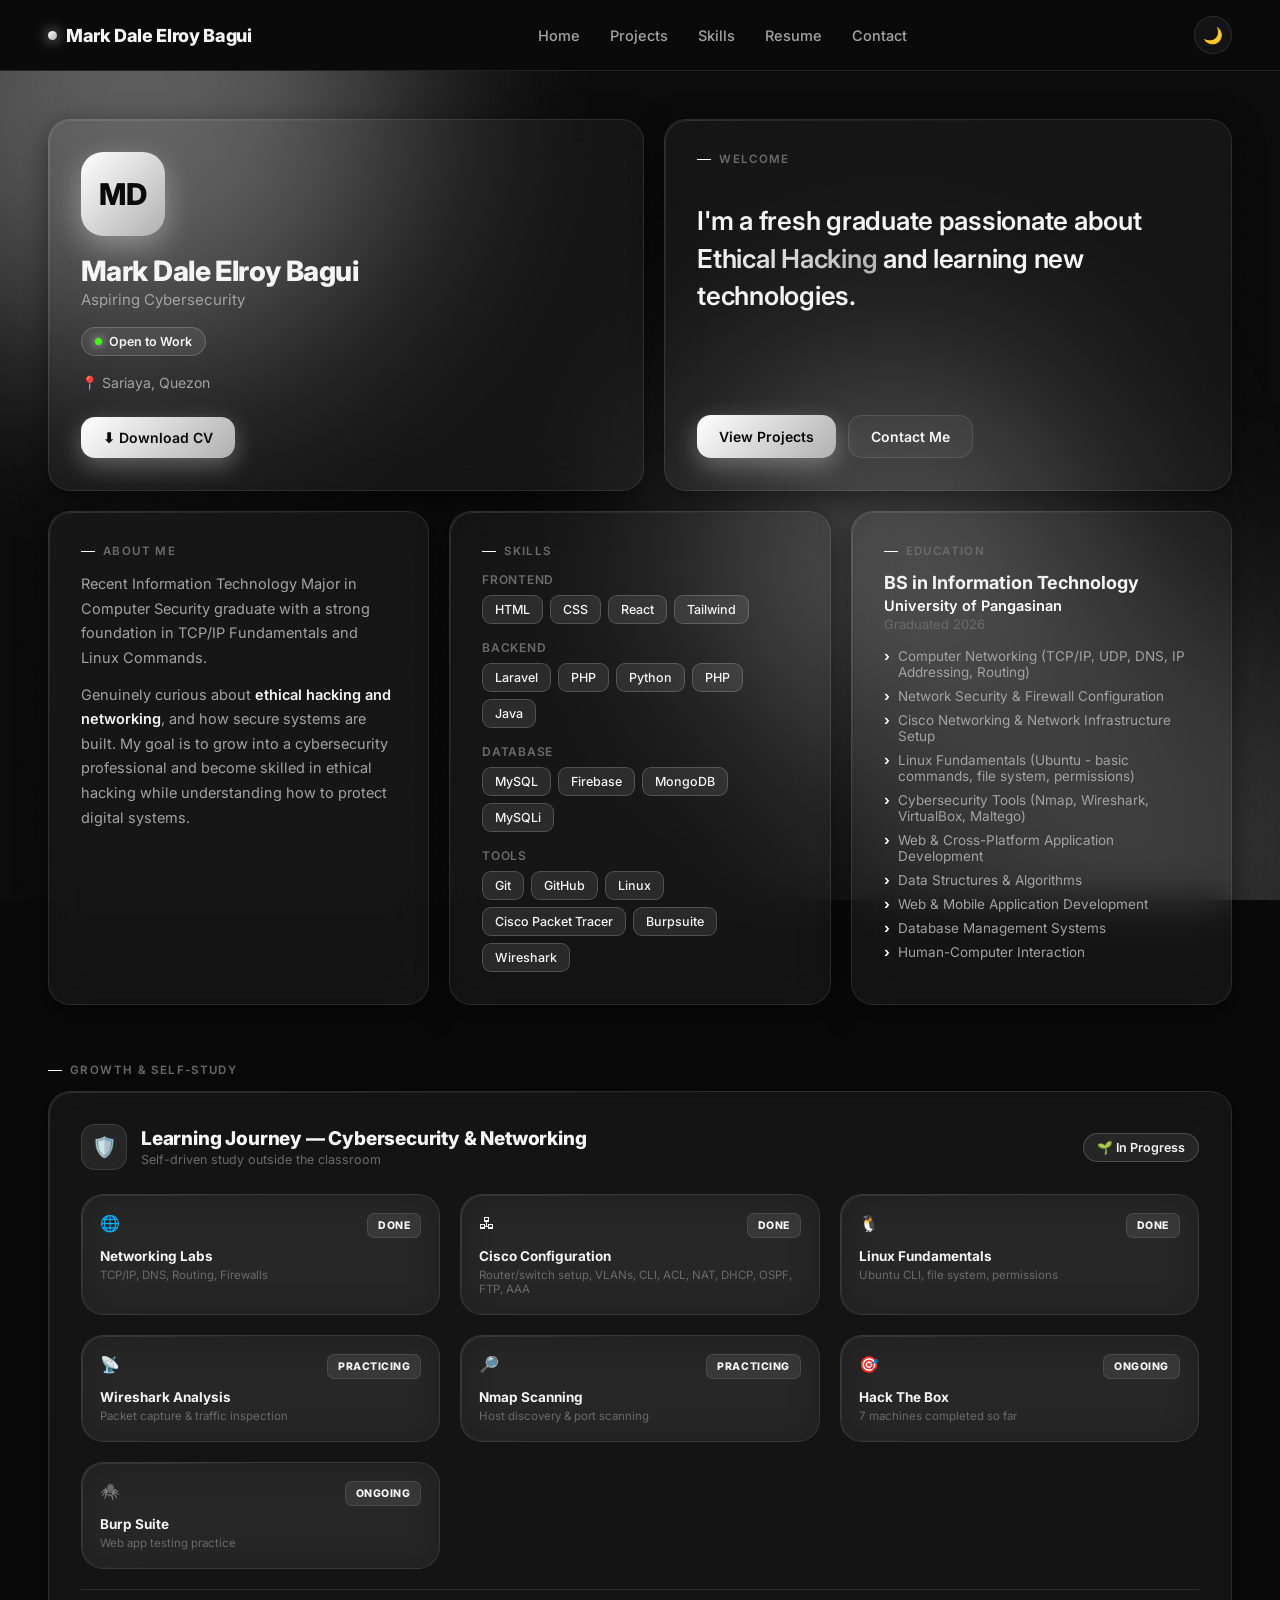
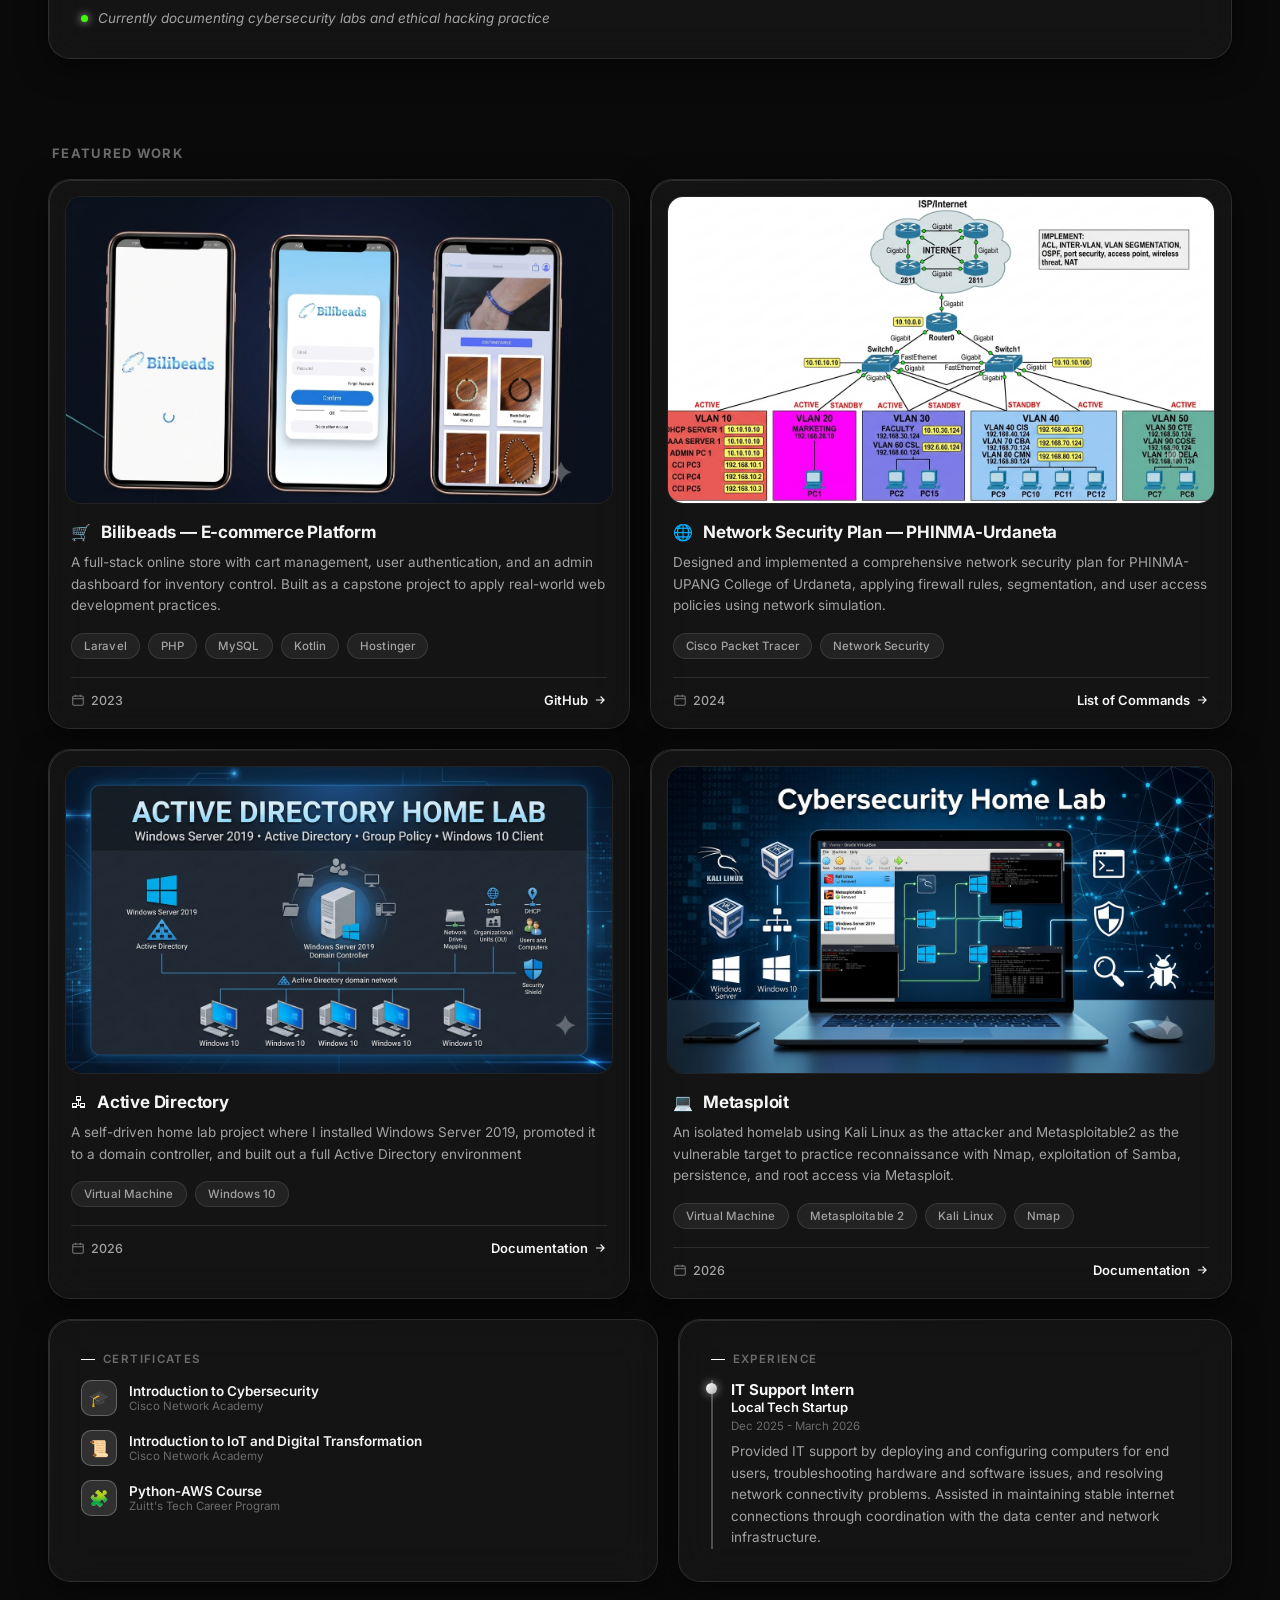
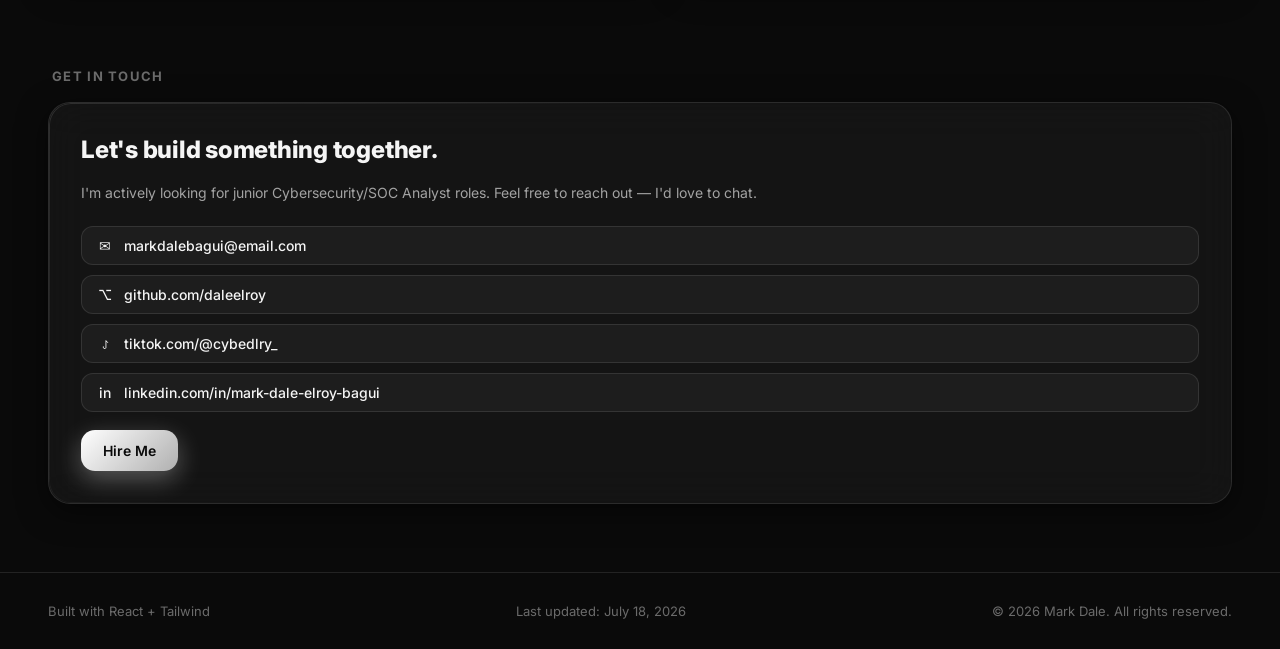
<file: index.html>
<!DOCTYPE html>
<html lang="en">
<head>
<meta charset="UTF-8" />
<meta name="viewport" content="width=device-width, initial-scale=1.0" />
<title>Mark Dale - Cybersecurity</title>
<link rel="preconnect" href="https://fonts.googleapis.com">
<link rel="preconnect" href="https://fonts.gstatic.com" crossorigin>
<link href="https://fonts.googleapis.com/css2?family=Inter:wght@400;500;600;700;800;900&family=JetBrains+Mono:wght@400;500&display=swap" rel="stylesheet">
<style>
  :root{
    --bg: #0A0A0A;
    --bg-soft: #0A0A0A;
    --card: rgba(255,255,255,0.045);
    --card-border: rgba(255,255,255,0.10);
    --text: #F5F5F5;
    --text-dim: #A3A3A3;
    --text-faint: #6B6B6B;
    --accent-blue: #FFFFFF;
    --accent-purple: #FFFFFF;
    --accent-grad: linear-gradient(135deg, #FFFFFF 0%, #B0B0B0 100%);
    --on-accent: #0A0A0A;
    --green: #E5E5E5;
    --yellow: #C9C9C9;
    --radius: 22px;
    --shadow-soft: 0 8px 30px rgba(0,0,0,0.5);
  }
  [data-theme="light"]{
    --bg: #FAFAFA;
    --bg-soft: #FAFAFA;
    --card: rgba(0,0,0,0.035);
    --card-border: rgba(0,0,0,0.10);
    --text: #0A0A0A;
    --text-dim: #4A4A4A;
    --text-faint: #8A8A8A;
    --accent-blue: #0A0A0A;
    --accent-purple: #0A0A0A;
    --accent-grad: linear-gradient(135deg, #0A0A0A 0%, #4A4A4A 100%);
    --on-accent: #FFFFFF;
    --green: #2A2A2A;
    --yellow: #3A3A3A;
    --shadow-soft: 0 8px 30px rgba(0,0,0,0.08);
  }

  *{box-sizing:border-box; margin:0; padding:0;}
  html{scroll-behavior:smooth;}
  body{
    background:var(--bg);
    color:var(--text);
    font-family:'Inter',-apple-system,BlinkMacSystemFont,sans-serif;
    overflow-x:hidden;
    transition:background .4s ease, color .4s ease;
    position:relative;
  }
  .mono{font-family:'JetBrains Mono', monospace;}

  /* Ambient animated background glow */
  .ambient{position:fixed; inset:0; z-index:-1; overflow:hidden; pointer-events:none;}
  .blob{position:absolute; border-radius:50%; filter:blur(110px); opacity:.35; animation:drift 22s ease-in-out infinite alternate;}
  .blob.b1{width:520px;height:520px; background:#FFFFFF; top:-160px; left:-120px;}
  .blob.b2{width:480px;height:480px; background:#888888; bottom:-180px; right:-100px; animation-delay:-8s;}
  .blob.b3{width:380px;height:380px; background:#CCCCCC; top:40%; left:55%; animation-delay:-14s;}
  @keyframes drift{
    0%{transform:translate(0,0) scale(1);}
    50%{transform:translate(40px,-30px) scale(1.08);}
    100%{transform:translate(-30px,20px) scale(0.96);}
  }
  [data-theme="light"] .blob{opacity:.18;}

  .noise{
    position:fixed; inset:0; z-index:-1; pointer-events:none; opacity:.03;
    background-image:url("data:image/svg+xml,%3Csvg xmlns='http://www.w3.org/2000/svg' width='120' height='120'%3E%3Cfilter id='n'%3E%3CfeTurbulence type='fractalNoise' baseFrequency='0.9' numOctaves='2' stitchTiles='stitch'/%3E%3C/filter%3E%3Crect width='100%25' height='100%25' filter='url(%23n)'/%3E%3C/svg%3E");
  }

  .wrap{max-width:1240px; margin:0 auto; padding:0 28px;}

  /* NAV — same background as page */
  nav{
    position:sticky; top:0; z-index:100;
    backdrop-filter:blur(18px) saturate(160%);
    -webkit-backdrop-filter:blur(18px) saturate(160%);
    background:var(--bg);
    border-bottom:1px solid var(--card-border);
  }
  .nav-inner{display:flex; align-items:center; justify-content:space-between; padding:16px 28px; max-width:1240px; margin:0 auto;}
  .logo{font-weight:800; font-size:18px; letter-spacing:-.02em; display:flex; align-items:center; gap:9px;}
  .logo-dot{width:9px; height:9px; border-radius:50%; background:var(--accent-grad); box-shadow:0 0 14px rgba(255,255,255,.8);}
  .nav-links{display:flex; align-items:center; gap:30px; list-style:none;}
  .nav-links a{color:var(--text-dim); text-decoration:none; font-size:14.5px; font-weight:500; position:relative; transition:color .25s ease;}
  .nav-links a:hover{color:var(--text);}
  .nav-links a::after{content:''; position:absolute; left:0; bottom:-6px; width:0; height:1.5px; background:var(--accent-grad); transition:width .25s ease;}
  .nav-links a:hover::after{width:100%;}
  .theme-toggle{
    width:38px; height:38px; border-radius:50%; border:1px solid var(--card-border);
    background:var(--card); display:flex; align-items:center; justify-content:center;
    cursor:pointer; font-size:16px; transition:transform .25s ease, background .25s ease;
  }
  .theme-toggle:hover{transform:scale(1.08); background:rgba(255,255,255,.08);}
  .nav-cta{display:none;}
  .burger{display:none; cursor:pointer; background:none; border:none; color:var(--text); font-size:22px;}

  /* BENTO GRID */
  .bento-section, .section{padding:48px 0;}
  .section-pad-top0{padding-top:0;}
  .grid{display:grid; gap:20px;}
  .grid-hero, .g-hero{grid-template-columns: 1.05fr 1fr;}
  .grid-three, .g3{grid-template-columns: 1fr 1fr 1fr;}
  .grid-projects{grid-template-columns: 1.4fr 1fr;}
  .grid-projects2, .g2{grid-template-columns: 1fr 1fr;}
  .grid-bottom{grid-template-columns: 1.1fr 1fr;}
  .g-proof{grid-template-columns: repeat(3,1fr);}

  /* CARD — same background family as page (no separate dark-navy panels) */
  .card{
    background:var(--card);
    border:1px solid var(--card-border);
    border-radius:var(--radius);
    padding:32px;
    position:relative;
    backdrop-filter:blur(20px);
    -webkit-backdrop-filter:blur(20px);
    box-shadow:var(--shadow-soft);
    transition:transform .35s cubic-bezier(.2,.8,.2,1), box-shadow .35s ease, border-color .35s ease;
    overflow:hidden;
  }
  .card::before{
    content:''; position:absolute; inset:0; border-radius:inherit; padding:1px;
    background:linear-gradient(135deg, rgba(255,255,255,0.12), rgba(255,255,255,0) 40%);
    -webkit-mask:linear-gradient(#fff 0 0) content-box, linear-gradient(#fff 0 0);
    -webkit-mask-composite:xor; mask-composite:exclude;
    pointer-events:none;
  }
  .card:hover{
    transform:translateY(-6px);
    box-shadow:0 18px 50px rgba(0,0,0,.45), 0 0 0 1px rgba(255,255,255,.18);
    border-color:rgba(255,255,255,.3);
  }
  [data-theme="light"] .card:hover{box-shadow:0 18px 40px rgba(20,20,60,.12), 0 0 0 1px rgba(255,255,255,.25);}

  .eyebrow, .section-label{
    font-size:11.5px; text-transform:uppercase; letter-spacing:.12em;
    color:var(--text-faint); font-weight:600; margin-bottom:14px;
    display:flex; align-items:center; gap:8px;
  }
  .eyebrow::before, .section-label::before{content:''; width:14px; height:1px; background:var(--accent-blue);}
  .section-heading{font-size:24px; font-weight:800; letter-spacing:-.02em; margin-bottom:8px;}
  .section-sub{color:var(--text-dim); font-size:14px; max-width:560px; margin-bottom:24px;}

  .reveal{opacity:0; transform:translateY(24px); transition:opacity .7s ease, transform .7s cubic-bezier(.2,.8,.2,1);}
  .reveal.in{opacity:1; transform:translateY(0);}

  /* HERO CARD 1 - PROFILE */
  .profile-card{display:flex; flex-direction:column; gap:18px;}
  .avatar{
    width:84px; height:84px; border-radius:22px;
    background:var(--accent-grad);
    display:flex; align-items:center; justify-content:center;
    font-size:30px; font-weight:800; color:var(--on-accent);
    box-shadow:0 10px 30px rgba(255,255,255,.35);
  }
  .profile-name{font-size:28px; font-weight:800; letter-spacing:-.02em;}
  .profile-title{color:var(--text-dim); font-size:15px; margin-top:2px;}
  .status-pill{
    display:inline-flex; align-items:center; gap:7px; width:fit-content;
    padding:6px 13px; border-radius:30px; font-size:12.5px; font-weight:600;
    background:rgba(255,255,255,.08); color:var(--text); border:1px solid rgba(255,255,255,.18);
  }
  .status-dot{width:7px;height:7px; border-radius:50%; background:#3cff00; box-shadow:0 0 8px rgba(255,255,255,.8); animation:pulse 1.8s infinite;}
  @keyframes pulse{0%,100%{opacity:1;}50%{opacity:.4;}}
  .location-row{display:flex; align-items:center; gap:7px; color:var(--text-dim); font-size:14px;}
  .btn{
    display:inline-flex; align-items:center; justify-content:center; gap:8px;
    padding:12px 22px; border-radius:14px; font-weight:600; font-size:14px;
    text-decoration:none; cursor:pointer; border:none; transition:all .3s ease;
  }
  .btn-primary{background:var(--accent-grad); color:var(--on-accent); box-shadow:0 8px 24px rgba(255,255,255,.3);}
  .btn-primary:hover{box-shadow:0 10px 32px rgba(255,255,255,.55); transform:translateY(-2px);}
  .btn-ghost{background:var(--card); color:var(--text); border:1px solid var(--card-border);}
  .btn-ghost:hover{border-color:rgba(255,255,255,.4); transform:translateY(-2px);}
  .btn-row{display:flex; gap:12px; flex-wrap:wrap; margin-top:auto; padding-top:8px;}

  /* HERO CARD 2 - INTRO */
  .intro-card{display:flex; flex-direction:column; justify-content:center; gap:22px;}
  .intro-text{font-size:26px; line-height:1.45; font-weight:600; letter-spacing:-.01em;}
  .intro-text .grad{background:var(--accent-grad); -webkit-background-clip:text; background-clip:text; color:transparent;}

  /* ABOUT */
  .about-card p{color:var(--text-dim); font-size:14.5px; line-height:1.7; margin-bottom:12px;}
  .about-card p:last-child{margin-bottom:0;}
  .about-card strong{color:var(--text); font-weight:600;}

  /* SKILLS */
  .skill-group{margin-bottom:16px;}
  .skill-group:last-child{margin-bottom:0;}
  .skill-label{font-size:12px; color:var(--text-faint); font-weight:600; margin-bottom:8px; text-transform:uppercase; letter-spacing:.06em;}
  .pills{display:flex; flex-wrap:wrap; gap:7px;}
  .pill{
    padding:6px 12px; border-radius:9px; font-size:12.5px; font-weight:500;
    background:rgba(255,255,255,.09); border:1px solid rgba(255,255,255,.18); color:var(--text);
    transition:all .25s ease;
  }
  .pill:hover{background:rgba(255,255,255,.2); transform:translateY(-2px);}

  /* EDUCATION */
  .edu-degree{font-size:18px; font-weight:700; margin-bottom:4px;}
  .edu-school{color:var(--accent-blue); font-size:14.5px; font-weight:600; margin-bottom:2px;}
  .edu-year{color:var(--text-faint); font-size:13px; margin-bottom:16px;}
  .coursework{display:flex; flex-direction:column; gap:8px;}
  .coursework li{list-style:none; font-size:13.5px; color:var(--text-dim); display:flex; gap:8px; align-items:flex-start;}
  .coursework li::before{content:'›'; color:var(--accent-purple); font-weight:700;}

  /* PROJECTS */
  .project-thumb{
    width:100%; height:170px; border-radius:16px; margin-bottom:18px;
    background:var(--card);
    display:flex; align-items:center; justify-content:center; position:relative; overflow:hidden;
    border:1px solid var(--card-border);
  }
  .project-thumb-grid{
    position:absolute; inset:0; opacity:.5;
    background-image: linear-gradient(rgba(255,255,255,.06) 1px, transparent 1px), linear-gradient(90deg, rgba(255,255,255,.06) 1px, transparent 1px);
    background-size:24px 24px;
  }
  .project-thumb-icon{font-size:34px; z-index:1;}
  .project-name{font-size:19px; font-weight:700; margin-bottom:8px;}
  .project-desc{color:var(--text-dim); font-size:14px; line-height:1.65; margin-bottom:16px;}
  .tech-row{display:flex; flex-wrap:wrap; gap:6px; margin-bottom:18px;}
  .tech-tag{
    padding:4px 10px; border-radius:7px; font-size:11.5px; font-weight:600;
    background:rgba(255,255,255,.05); color:var(--text-dim); border:1px solid var(--card-border);
  }
  .link-row{display:flex; gap:10px;}
  .link-row .btn{padding:9px 16px; font-size:13px;}
  .project2-thumb{height:100px;}

  /* PROJECT CARD V2 — matches requested layout, uses page's own tokens/colors only */
  .proj-card{padding:16px;}
  /* Ideal source image size: 800x450px (16:9). Anything you drop in will be
     cropped/filled to this ratio automatically via object-fit, so exact
     pixel size isn't critical — just keep it roughly 16:9 for the best crop. */
  .proj-thumb{
    position:relative; width:100%; aspect-ratio:16/9; border-radius:16px; overflow:hidden;
    border:1px solid var(--card-border); background:var(--bg);
  }
  .proj-thumb img{
    width:100%; height:100%; display:block;
    object-fit:cover; object-position:center;
  }

  .proj-content{padding:18px 6px 4px;}
  .proj-title-row{display:flex; align-items:center; gap:10px; margin-bottom:10px;}
  
  .proj-title{font-size:17px; font-weight:700; color:var(--text); letter-spacing:-.2px;}
  .proj-desc{font-size:13.5px; line-height:1.6; color:var(--text-dim); margin-bottom:16px;}
  .proj-badges{display:flex; flex-wrap:wrap; gap:8px; margin-bottom:18px;}
  .proj-badge{
    padding:5px 12px; background:rgba(255,255,255,.06); border:1px solid var(--card-border);
    border-radius:20px; font-size:11.5px; font-weight:500; color:var(--text-dim); letter-spacing:.1px;
  }
  .proj-footer{display:flex; align-items:center; justify-content:space-between; padding-top:14px; border-top:1px solid var(--card-border);}
  .proj-date{display:flex; align-items:center; gap:6px; font-size:12.5px; color:var(--text-dim); font-weight:500;}
  .proj-date svg{width:14px; height:14px; opacity:.7;}
  .proj-view{
    display:flex; align-items:center; gap:5px; font-size:13px; font-weight:600; color:var(--text);
    text-decoration:none; cursor:pointer; transition:gap .2s ease, opacity .2s ease;
  }
  .proj-view:hover{gap:8px; opacity:.75;}
  .proj-view svg{width:14px; height:14px;}
  .grid-projects-v2{grid-template-columns:1fr 1fr;}

  /* CERTIFICATES */
  .cert-list{display:flex; flex-direction:column; gap:14px;}
  .cert-item{display:flex; align-items:center; gap:12px;}
  .cert-icon{
    width:36px; height:36px; border-radius:10px; flex-shrink:0;
    background:rgba(255,255,255,.12); border:1px solid rgba(255,255,255,.25);
    display:flex; align-items:center; justify-content:center; font-size:16px;
  }
  .cert-name{font-size:13.5px; font-weight:600;}
  .cert-issuer{font-size:11.5px; color:var(--text-faint);}

  /* EXPERIENCE */
  .timeline-item{border-left:2px solid rgba(255,255,255,.25); padding-left:18px; margin-bottom:20px; position:relative;}
  .timeline-item:last-child{margin-bottom:0;}
  .timeline-item::before{
    content:''; position:absolute; left:-6.5px; top:3px; width:11px; height:11px; border-radius:50%;
    background:var(--accent-grad); box-shadow:0 0 10px rgba(255,255,255,.6);
  }
  .timeline-role{font-size:15px; font-weight:700;}
  .timeline-org{color:var(--accent-purple); font-size:13px; font-weight:600; margin-bottom:4px;}
  .timeline-date{font-size:11.5px; color:var(--text-faint); margin-bottom:8px;}
  .timeline-desc{font-size:13.5px; color:var(--text-dim); line-height:1.6;}

  /* CONTACT */
  .contact-card{background:var(--card); display:flex; flex-direction:column; gap:18px;}
  .contact-title{font-size:24px; font-weight:800; letter-spacing:-.01em;}
  .contact-sub{color:var(--text-dim); font-size:14px; line-height:1.6;}
  .contact-links{display:flex; flex-direction:column; gap:10px; margin-top:4px;}
  .contact-link{
    display:flex; align-items:center; gap:10px; color:var(--text); text-decoration:none; font-size:14px; font-weight:500;
    padding:10px 14px; border-radius:12px; background:rgba(255,255,255,.04); border:1px solid var(--card-border);
    transition:all .25s ease;
  }
  .contact-link:hover{background:rgba(255,255,255,.12); border-color:rgba(255,255,255,.3); transform:translateX(4px);}
  .contact-icon{width:18px; text-align:center;}

  /* FOOTER */
  footer{
    border-top:1px solid var(--card-border); padding:30px 0; margin-top:20px;
    background:var(--bg);
    display:flex; align-items:center; justify-content:space-between; flex-wrap:wrap; gap:10px;
  }
  .footer-text{color:var(--text-faint); font-size:13px;}

  .section-title{font-size:13px; color:var(--text-faint); font-weight:700; text-transform:uppercase; letter-spacing:.1em; margin:38px 0 18px 4px;}

  /* ===== LEARNING JOURNEY ITEMS (now match page background, not separate dark cards) ===== */
  .journey-grid .card{padding:18px; box-shadow:none; background:var(--card); border:1px solid var(--card-border);}
  .diff-badge{
    width:auto; font-size:10.5px; font-weight:800; letter-spacing:.05em; padding:5px 10px; border-radius:7px;
    background:rgba(255,255,255,.08); color:var(--text); border:1px solid var(--card-border);
  }

  /* ===== HTB WRITE-UPS LIST ===== */
  .htb-card{display:flex; flex-direction:column; gap:0; padding:0; overflow:hidden;}
  .htb-row{
    display:flex; align-items:center; gap:18px; padding:20px 26px; border-bottom:1px solid var(--card-border);
    transition:background .25s ease; text-decoration:none; color:inherit;
  }
  .htb-row:last-child{border-bottom:none;}
  .htb-row:hover{background:rgba(255,255,255,.04);}
  .diff-badge.diff-easy, .diff-badge.diff-medium, .diff-badge.diff-hard{
    width:64px; text-align:center; background:rgba(255,255,255,.08); color:var(--text); border:1px solid var(--card-border);
  }
  .htb-info{flex:1; min-width:0;}
  .htb-name{font-size:15.5px; font-weight:700; margin-bottom:3px;}
  .htb-tags{font-size:12.5px; color:var(--text-faint);}
  .htb-arrow{flex-shrink:0; display:flex; align-items:center; gap:6px; font-size:13px; font-weight:600; color:var(--text); white-space:nowrap;}

  /* ===== PROOF OF WORK GALLERY — terminal blocks now match page bg, not a separate navy panel ===== */
  .proof-item{padding:0; overflow:hidden; display:flex; flex-direction:column;}
  .proof-thumb{
    width:100%; height:170px; position:relative; overflow:hidden;
    background:var(--bg);
    border-bottom:1px solid var(--card-border);
    display:flex; align-items:center; justify-content:center;
  }
  .proof-thumb-grid{
    position:absolute; inset:0; opacity:.5;
    background-image: linear-gradient(rgba(255,255,255,.06) 1px, transparent 1px), linear-gradient(90deg, rgba(255,255,255,.06) 1px, transparent 1px);
    background-size:20px 20px;
  }
  .terminal-mock{
    width:88%; background:var(--bg); border:1px solid var(--card-border); border-radius:9px; padding:11px 13px;
    font-family:'JetBrains Mono',monospace; font-size:10.5px; line-height:1.6; z-index:1; box-shadow:0 8px 24px rgba(0,0,0,.4);
  }
  .terminal-dots{display:flex; gap:5px; margin-bottom:8px;}
  .terminal-dots span{width:7px; height:7px; border-radius:50%; display:inline-block; background:rgba(255,255,255,.3);}
  .terminal-line{color:var(--text-dim);}
  .terminal-line .prompt{color:var(--text);}
  .terminal-line .ok{color:var(--text); font-weight:700;}
  .proof-body{padding:16px 18px 18px;}
  .proof-caption{font-size:13px; font-weight:600; margin-bottom:4px;}
  .proof-evidence-label{font-size:11px; color:var(--text-faint); font-weight:600;}
  .evidence-tag{
    display:inline-flex; align-items:center; gap:6px; font-size:10.5px; font-weight:700; text-transform:uppercase;
    letter-spacing:.05em; padding:4px 9px; border-radius:6px; background:rgba(255,255,255,.06); color:var(--text);
    border:1px solid var(--card-border); margin-bottom:10px;
  }

  /* ===== CODE BLOCKS (write-up pages) — same background as page ===== */
  .code-block{background:var(--bg); border:1px solid var(--card-border); border-radius:14px; overflow:hidden; margin:16px 0 20px;}
  .code-block-head{
    display:flex; align-items:center; justify-content:space-between; padding:10px 16px;
    border-bottom:1px solid var(--card-border); background:var(--bg);
  }
  .code-block-dots{display:flex; gap:6px;}
  .code-block-dots span{width:9px; height:9px; border-radius:50%; display:inline-block; background:rgba(255,255,255,.3);}
  .code-block-label{font-size:11.5px; color:var(--text-faint); font-family:'JetBrains Mono',monospace;}
  .code-block pre{padding:18px; overflow-x:auto; font-family:'JetBrains Mono',monospace; font-size:13px; line-height:1.7; color:var(--text-dim); background:var(--bg);}
  .code-block .c-comment{color:var(--text-faint);}
  .code-block .c-prompt{color:var(--text);}
  .code-block .c-flag{color:var(--text-dim);}
  .code-block .c-string{color:var(--text);}
  .code-block .c-out{color:var(--text-faint);}

  /* RESPONSIVE */
  @media (max-width:980px){
    .grid-hero, .grid-three, .grid-projects, .grid-projects2, .grid-bottom, .g-hero, .g3, .g2, .g-proof, .grid-projects-v2{grid-template-columns:1fr;}
    .nav-links{display:none;}
    .burger{display:block;}
  }
  @media (max-width:980px) and (min-width:0px){
    .nav-links.mobile-open{
      display:flex; position:absolute; top:64px; left:0; right:0; flex-direction:column;
      background:var(--bg); padding:20px 28px; gap:18px; border-bottom:1px solid var(--card-border);
    }
  }
  @media (max-width:560px){
    .wrap{padding:0 18px;}
    .card{padding:24px;}
    .intro-text{font-size:21px;}
    .profile-name{font-size:24px;}
  }

  ::selection{background:rgba(255,255,255,.35);}
  ::-webkit-scrollbar{width:9px;}
  ::-webkit-scrollbar-track{background:var(--bg);}
  ::-webkit-scrollbar-thumb{background:rgba(255,255,255,.35); border-radius:10px;}
</style>
</head>
<body>

<div class="ambient">
  <div class="blob b1"></div>
  <div class="blob b2"></div>
  <div class="blob b3"></div>
</div>
<div class="noise"></div>

<nav>
  <div class="nav-inner">
    <div class="logo"><span class="logo-dot"></span> Mark Dale Elroy Bagui</div>
    <ul class="nav-links" id="navLinks">
      <li><a href="#home">Home</a></li>
      <li><a href="#projects">Projects</a></li>
      <li><a href="#skills">Skills</a></li>
      <li><a href="#resume">Resume</a></li>
      <li><a href="#contact">Contact</a></li>
    </ul>
    <div style="display:flex; align-items:center; gap:12px;">
      <button class="theme-toggle" id="themeToggle" aria-label="Toggle theme">🌙</button>
      <button class="burger" id="burger" aria-label="Menu">☰</button>
    </div>
  </div>
</nav>

<div class="wrap">

  <!-- HERO -->
  <section id="home" class="bento-section">
    <div class="grid grid-hero">
      <div class="card profile-card reveal">
        <div class="avatar">MD</div>
        <div>
          <div class="profile-name">Mark Dale Elroy Bagui</div>
          <div class="profile-title">Aspiring Cybersecurity</div>
        </div>
        <span class="status-pill"><span class="status-dot"></span> Open to Work</span>
        <div class="location-row">📍 Sariaya, Quezon</div>
        <div class="btn-row">
          <a href="ats.pdf" class="btn btn-primary">⬇ Download CV</a>
        </div>
      </div>

      <div class="card intro-card reveal" style="transition-delay:.08s">
        <div class="eyebrow">Welcome</div>
        <div class="intro-text">
          I'm a fresh graduate passionate about <span class="grad">Ethical Hacking</span> and learning new technologies.
        </div>
        <div class="btn-row">
          <a href="#projects" class="btn btn-primary">View Projects</a>
          <a href="#contact" class="btn btn-ghost">Contact Me</a>
        </div>
      </div>
    </div>

    <!-- ROW 2 -->
    <div class="grid grid-three" style="margin-top:20px;">
      <div class="card reveal" style="transition-delay:.05s">
        <div class="eyebrow">About Me</div>
        <p style="color:var(--text-dim); font-size:14.5px; line-height:1.7; margin-bottom:12px;">
          Recent Information Technology Major in Computer Security graduate with a strong foundation in TCP/IP Fundamentals and Linux Commands.
        </p>
        <p style="color:var(--text-dim); font-size:14.5px; line-height:1.7;">
          Genuinely curious about <strong style="color:var(--text); font-weight:600;">ethical hacking and networking</strong>, and how secure systems are built. My goal is to grow into a cybersecurity professional and become skilled in ethical hacking while understanding how to protect digital systems.
        </p>
      </div>

      <div class="card reveal" id="skills" style="transition-delay:.1s">
        <div class="eyebrow">Skills</div>
        <div class="skill-group">
          <div class="skill-label">Frontend</div>
          <div class="pills"><span class="pill">HTML</span><span class="pill">CSS</span><span class="pill">React</span><span class="pill">Tailwind</span></div>
        </div>
        <div class="skill-group">
          <div class="skill-label">Backend</div>
          <div class="pills"><span class="pill">Laravel</span><span class="pill">PHP</span><span class="pill">Python</span><span class="pill">PHP</span><span class="pill">Java</span></div>
        </div>
        <div class="skill-group">
          <div class="skill-label">Database</div>
          <div class="pills"><span class="pill">MySQL</span><span class="pill">Firebase</span><span class="pill">MongoDB</span><span class="pill">MySQLi</span></div>
        </div>
        <div class="skill-group">
          <div class="skill-label">Tools</div>
          <div class="pills"><span class="pill">Git</span><span class="pill">GitHub</span><span class="pill">Linux</span><span class="pill">Cisco Packet Tracer</span>
          <span class="pill">Burpsuite</span><span class="pill">Wireshark</span></div>
        </div>
      </div>

      <div class="card reveal" id="resume" style="transition-delay:.15s">
        <div class="eyebrow">Education</div>
        <div class="edu-degree">BS in Information Technology</div>
        <div class="edu-school">University of Pangasinan</div>
        <div class="edu-year">Graduated 2026</div>
        <ul class="coursework">
          <li>Computer Networking (TCP/IP, UDP, DNS, IP Addressing, Routing)</li>
          <li>Network Security & Firewall Configuration</li>
          <li>Cisco Networking & Network Infrastructure Setup</li>
          <li>Linux Fundamentals (Ubuntu - basic commands, file system, permissions)</li>
          <li>Cybersecurity Tools (Nmap, Wireshark, VirtualBox, Maltego)</li>
          <li>Web & Cross-Platform Application Development</li>
          <li>Data Structures & Algorithms</li>
          <li>Web & Mobile Application Development</li>
          <li>Database Management Systems</li>
          <li>Human-Computer Interaction</li>
        </ul>
      </div>
    </div>
  </section>

  <!-- LEARNING JOURNEY -->
  <div class="section-label" style="margin-top:10px;">Growth & Self-Study</div>
  <section id="journey" class="section section-pad-top0">
    <div class="card reveal">
      <div style="display:flex; align-items:center; justify-content:space-between; flex-wrap:wrap; gap:14px; margin-bottom:24px;">
        <div style="display:flex; align-items:center; gap:14px;">
          <div style="width:46px;height:46px;border-radius:14px;background:rgba(255,255,255,.08);border:1px solid var(--card-border);display:flex;align-items:center;justify-content:center;font-size:20px;">🛡️</div>
          <div>
            <div style="font-size:19px; font-weight:800; letter-spacing:-.01em;">Learning Journey — Cybersecurity & Networking</div>
            <div style="font-size:12.5px; color:var(--text-faint); margin-top:2px;">Self-driven study outside the classroom</div>
          </div>
        </div>
        <span class="status-pill">🌱 In Progress</span>
      </div>

      <div class="grid g3 journey-grid">
        <div class="card">
          <div style="display:flex; justify-content:space-between; margin-bottom:10px;"><span>🌐</span><span class="diff-badge">DONE</span></div>
          <div style="font-weight:700; font-size:13.5px; margin-bottom:4px;">Networking Labs</div>
          <div style="font-size:11.5px; color:var(--text-faint);">TCP/IP, DNS, Routing, Firewalls</div>
        </div>
        <div class="card">
          <div style="display:flex; justify-content:space-between; margin-bottom:10px;"><span>🖧</span><span class="diff-badge">DONE</span></div>
          <div style="font-weight:700; font-size:13.5px; margin-bottom:4px;">Cisco Configuration</div>
          <div style="font-size:11.5px; color:var(--text-faint);">Router/switch setup, VLANs, CLI, ACL, NAT, DHCP, OSPF, FTP, AAA</div>
        </div>
        <div class="card">
          <div style="display:flex; justify-content:space-between; margin-bottom:10px;"><span>🐧</span><span class="diff-badge">DONE</span></div>
          <div style="font-weight:700; font-size:13.5px; margin-bottom:4px;">Linux Fundamentals</div>
          <div style="font-size:11.5px; color:var(--text-faint);">Ubuntu CLI, file system, permissions</div>
        </div>
        <div class="card">
          <div style="display:flex; justify-content:space-between; margin-bottom:10px;"><span>📡</span><span class="diff-badge">PRACTICING</span></div>
          <div style="font-weight:700; font-size:13.5px; margin-bottom:4px;">Wireshark Analysis</div>
          <div style="font-size:11.5px; color:var(--text-faint);">Packet capture & traffic inspection</div>
        </div>
        <div class="card">
          <div style="display:flex; justify-content:space-between; margin-bottom:10px;"><span>🔎</span><span class="diff-badge">PRACTICING</span></div>
          <div style="font-weight:700; font-size:13.5px; margin-bottom:4px;">Nmap Scanning</div>
          <div style="font-size:11.5px; color:var(--text-faint);">Host discovery & port scanning</div>
        </div>
        <div class="card">
          <div style="display:flex; justify-content:space-between; margin-bottom:10px;"><span>🎯</span><span class="diff-badge">ONGOING</span></div>
          <div style="font-weight:700; font-size:13.5px; margin-bottom:4px;">Hack The Box</div>
          <div style="font-size:11.5px; color:var(--text-faint);">7 machines completed so far</div>
        </div>
        <div class="card">
          <div style="display:flex; justify-content:space-between; margin-bottom:10px;"><span>🕷️</span><span class="diff-badge">ONGOING</span></div>
          <div style="font-weight:700; font-size:13.5px; margin-bottom:4px;">Burp Suite</div>
          <div style="font-size:11.5px; color:var(--text-faint);">Web app testing practice</div>
        </div>
      </div>

      <div style="display:flex; align-items:center; gap:10px; padding-top:20px; margin-top:20px; border-top:1px solid var(--card-border); font-size:13.5px; color:var(--text-dim); font-style:italic;">
        <span class="status-dot"></span>
        Currently documenting cybersecurity labs and ethical hacking practice
      </div>
    </div>
  </section>


  <!-- PROJECTS -->
  <div class="section-title">Featured Work</div>
  <section id="projects" class="bento-section" style="padding-top:0;">
    <div class="grid grid-projects-v2">

      <div class="card proj-card reveal">
        <div class="proj-thumb">
          <img src="bilibeads.png" alt="Bilibeads e-commerce platform screenshot" />
        </div>

        <div class="proj-content">
          <div class="proj-title-row">
            <div class="proj-icon">🛒</div>
            <div class="proj-title">Bilibeads — E-commerce Platform</div>
          </div>
          <p class="proj-desc">A full-stack online store with cart management, user authentication, and an admin dashboard for inventory control. Built as a capstone project to apply real-world web development practices.</p>
          <div class="proj-badges">
            <span class="proj-badge">Laravel</span>
            <span class="proj-badge">PHP</span>
            <span class="proj-badge">MySQL</span>
            <span class="proj-badge">Kotlin</span>
            <span class="proj-badge">Hostinger</span>
          </div>
          <div class="proj-footer">
            <div class="proj-date">
              <svg viewBox="0 0 24 24" fill="none" stroke="currentColor" stroke-width="1.8"><rect x="3" y="5" width="18" height="16" rx="2"/><path d="M3 10H21M8 3V7M16 3V7"/></svg>
              2023
            </div>
            <a class="proj-view" href="https://github.com/DaleElroy/bilibeadsfullstack.git">
              GitHub
              <svg viewBox="0 0 24 24" fill="none" stroke="currentColor" stroke-width="2"><path d="M5 12H19M13 6L19 12L13 18"/></svg>
            </a>
          </div>
        </div>
      </div>

      <div class="card proj-card reveal" style="transition-delay:.08s">
        <div class="proj-thumb">
          <img src="cisco.png" alt="PHINMA-UPANG network security plan Packet Tracer topology screenshot" />
        </div>

        <div class="proj-content">
          <div class="proj-title-row">
            <div class="proj-icon">🌐</div>
            <div class="proj-title">Network Security Plan — PHINMA-Urdaneta</div>
          </div>
          <p class="proj-desc">Designed and implemented a comprehensive network security plan for PHINMA-UPANG College of Urdaneta, applying firewall rules, segmentation, and user access policies using network simulation.</p>
          <div class="proj-badges">
            <span class="proj-badge">Cisco Packet Tracer</span>
            <span class="proj-badge">Network Security</span>
          </div>
          <div class="proj-footer">
            <div class="proj-date">
              <svg viewBox="0 0 24 24" fill="none" stroke="currentColor" stroke-width="1.8"><rect x="3" y="5" width="18" height="16" rx="2"/><path d="M3 10H21M8 3V7M16 3V7"/></svg>
              2024
            </div>
            <a class="proj-view" href="#">
              List of Commands
              <svg viewBox="0 0 24 24" fill="none" stroke="currentColor" stroke-width="2"><path d="M5 12H19M13 6L19 12L13 18"/></svg>
            </a>
          </div>
        </div>
      </div>
      












      <div class="card proj-card reveal">
        <div class="proj-thumb">
          <img src="ad.png" alt="Bilibeads e-commerce platform screenshot" />
        </div>

        <div class="proj-content">
          <div class="proj-title-row">
            <div class="proj-icon">🖧</div>
            <div class="proj-title">Active Directory</div>
          </div>
          <p class="proj-desc">A self-driven home lab project where I installed Windows Server 2019, promoted it to a domain controller, and built out a full Active Directory environment</p>
          <div class="proj-badges">
            <span class="proj-badge">Virtual Machine</span>
            <span class="proj-badge">Windows 10</span>
          </div>
          <div class="proj-footer">
            <div class="proj-date">
              <svg viewBox="0 0 24 24" fill="none" stroke="currentColor" stroke-width="1.8"><rect x="3" y="5" width="18" height="16" rx="2"/><path d="M3 10H21M8 3V7M16 3V7"/></svg>
              2026
            </div>
            <a class="proj-view" href="/documentation/index.html">
              Documentation
              <svg viewBox="0 0 24 24" fill="none" stroke="currentColor" stroke-width="2"><path d="M5 12H19M13 6L19 12L13 18"/></svg>
            </a>
          </div>
        </div>
      </div>




      <div class="card proj-card reveal">
        <div class="proj-thumb">
          <img src="meta.png" alt="Bilibeads e-commerce platform screenshot" />
        </div>

        <div class="proj-content">
          <div class="proj-title-row">
            <div class="proj-icon">💻</div>
            <div class="proj-title">Metasploit</div>
          </div>
          <p class="proj-desc">An isolated homelab using Kali Linux as the attacker and Metasploitable2 as the vulnerable target to practice reconnaissance with Nmap, exploitation of Samba, persistence, and root access via Metasploit.</p>
          <div class="proj-badges">
            <span class="proj-badge">Virtual Machine</span>
            <span class="proj-badge">Metasploitable 2</span>
            <span class="proj-badge">Kali Linux</span>
            <span class="proj-badge">Nmap</span>
          </div>
          <div class="proj-footer">
            <div class="proj-date">
              <svg viewBox="0 0 24 24" fill="none" stroke="currentColor" stroke-width="1.8"><rect x="3" y="5" width="18" height="16" rx="2"/><path d="M3 10H21M8 3V7M16 3V7"/></svg>
              2026
            </div>
            <a class="proj-view" href="/documentation/metasploit.html">
              Documentation
              <svg viewBox="0 0 24 24" fill="none" stroke="currentColor" stroke-width="2"><path d="M5 12H19M13 6L19 12L13 18"/></svg>
            </a>
          </div>
        </div>
      </div>

      

    </div>

    <div class="grid grid-bottom" style="margin-top:20px;">
      <div class="card reveal">
        <div class="eyebrow">Certificates</div>
        <div class="cert-list">
          <div class="cert-item">
            <div class="cert-icon">🎓</div>
            <div><div class="cert-name">Introduction to Cybersecurity</div><div class="cert-issuer">Cisco Network Academy</div></div>
          </div>
          <div class="cert-item">
            <div class="cert-icon">📜</div>
            <div><div class="cert-name">Introduction to IoT and Digital Transformation</div><div class="cert-issuer">Cisco Network Academy</div></div>
          </div>
          <div class="cert-item">
            <div class="cert-icon">🧩</div>
            <div><div class="cert-name">Python-AWS Course</div><div class="cert-issuer">Zuitt's Tech Career Program</div></div>
          </div>
        </div>
      </div>

      <div class="card reveal" style="transition-delay:.06s">
        <div class="eyebrow">Experience</div>
        <div class="timeline-item">
          <div class="timeline-role">IT Support Intern</div>
          <div class="timeline-org">Local Tech Startup</div>
          <div class="timeline-date">Dec 2025 - March 2026</div>
          <div class="timeline-desc">Provided IT support by deploying and configuring computers for end users, troubleshooting hardware and software issues, and resolving network connectivity problems. Assisted in maintaining stable internet connections through coordination with the data center and network infrastructure.</div>
        </div>
      </div>
    </div>
  </section>

  <!-- CONTACT -->
  <div class="section-title">Get In Touch</div>
  <section id="contact" class="bento-section" style="padding-top:0;">
    <div class="card contact-card reveal">
      <div class="contact-title">Let's build something together.</div>
      <div class="contact-sub">I'm actively looking for junior Cybersecurity/SOC Analyst roles. Feel free to reach out — I'd love to chat.</div>
      <div class="contact-links">
        <a href="mailto:markdalebagui@email.com" class="contact-link"><span class="contact-icon">✉</span> markdalebagui@email.com</a>
        <a href="https://github.com/DaleElroy" class="contact-link"><span class="contact-icon">⌥</span> github.com/daleelroy</a>
         <a href="https://www.tiktok.com/@cybedlry_" class="contact-link"><span class="contact-icon">ꚠ</span> tiktok.com/@cybedlry_</a>
        <a href="https://www.linkedin.com/in/mark-dale-elroy-bagui" class="contact-link"><span class="contact-icon">in</span> linkedin.com/in/mark-dale-elroy-bagui</a>
      </div>
      <a href="mailto:markdalebagui@email.com" class="btn btn-primary" style="width:fit-content;">Hire Me</a>
    </div>
  </section>

</div>

<footer>
  <div class="wrap" style="display:flex; align-items:center; justify-content:space-between; width:100%; flex-wrap:wrap; gap:10px;">
    <div class="footer-text">Built with React + Tailwind</div>
    <div class="footer-text">Last updated: <span class="js-last-updated"></span></div>
  <script src="latest.update.js"></script>
    <div class="footer-text">© 2026 Mark Dale. All rights reserved.</div>
  </div>
</footer>

<script>
  const toggle = document.getElementById('themeToggle');
  const root = document.documentElement;
  toggle.addEventListener('click', () => {
    const isLight = root.getAttribute('data-theme') === 'light';
    root.setAttribute('data-theme', isLight ? 'dark' : 'light');
    toggle.textContent = isLight ? '🌙' : '☀️';
  });

  const burger = document.getElementById('burger');
  const navLinks = document.getElementById('navLinks');
  burger.addEventListener('click', () => navLinks.classList.toggle('mobile-open'));
  navLinks.querySelectorAll('a').forEach(a => a.addEventListener('click', () => navLinks.classList.remove('mobile-open')));

  const observer = new IntersectionObserver((entries) => {
    entries.forEach(e => { if(e.isIntersecting){ e.target.classList.add('in'); } });
  }, { threshold: 0.12 });
  document.querySelectorAll('.reveal').forEach(el => observer.observe(el));
</script>

</body>
</html>
</file>
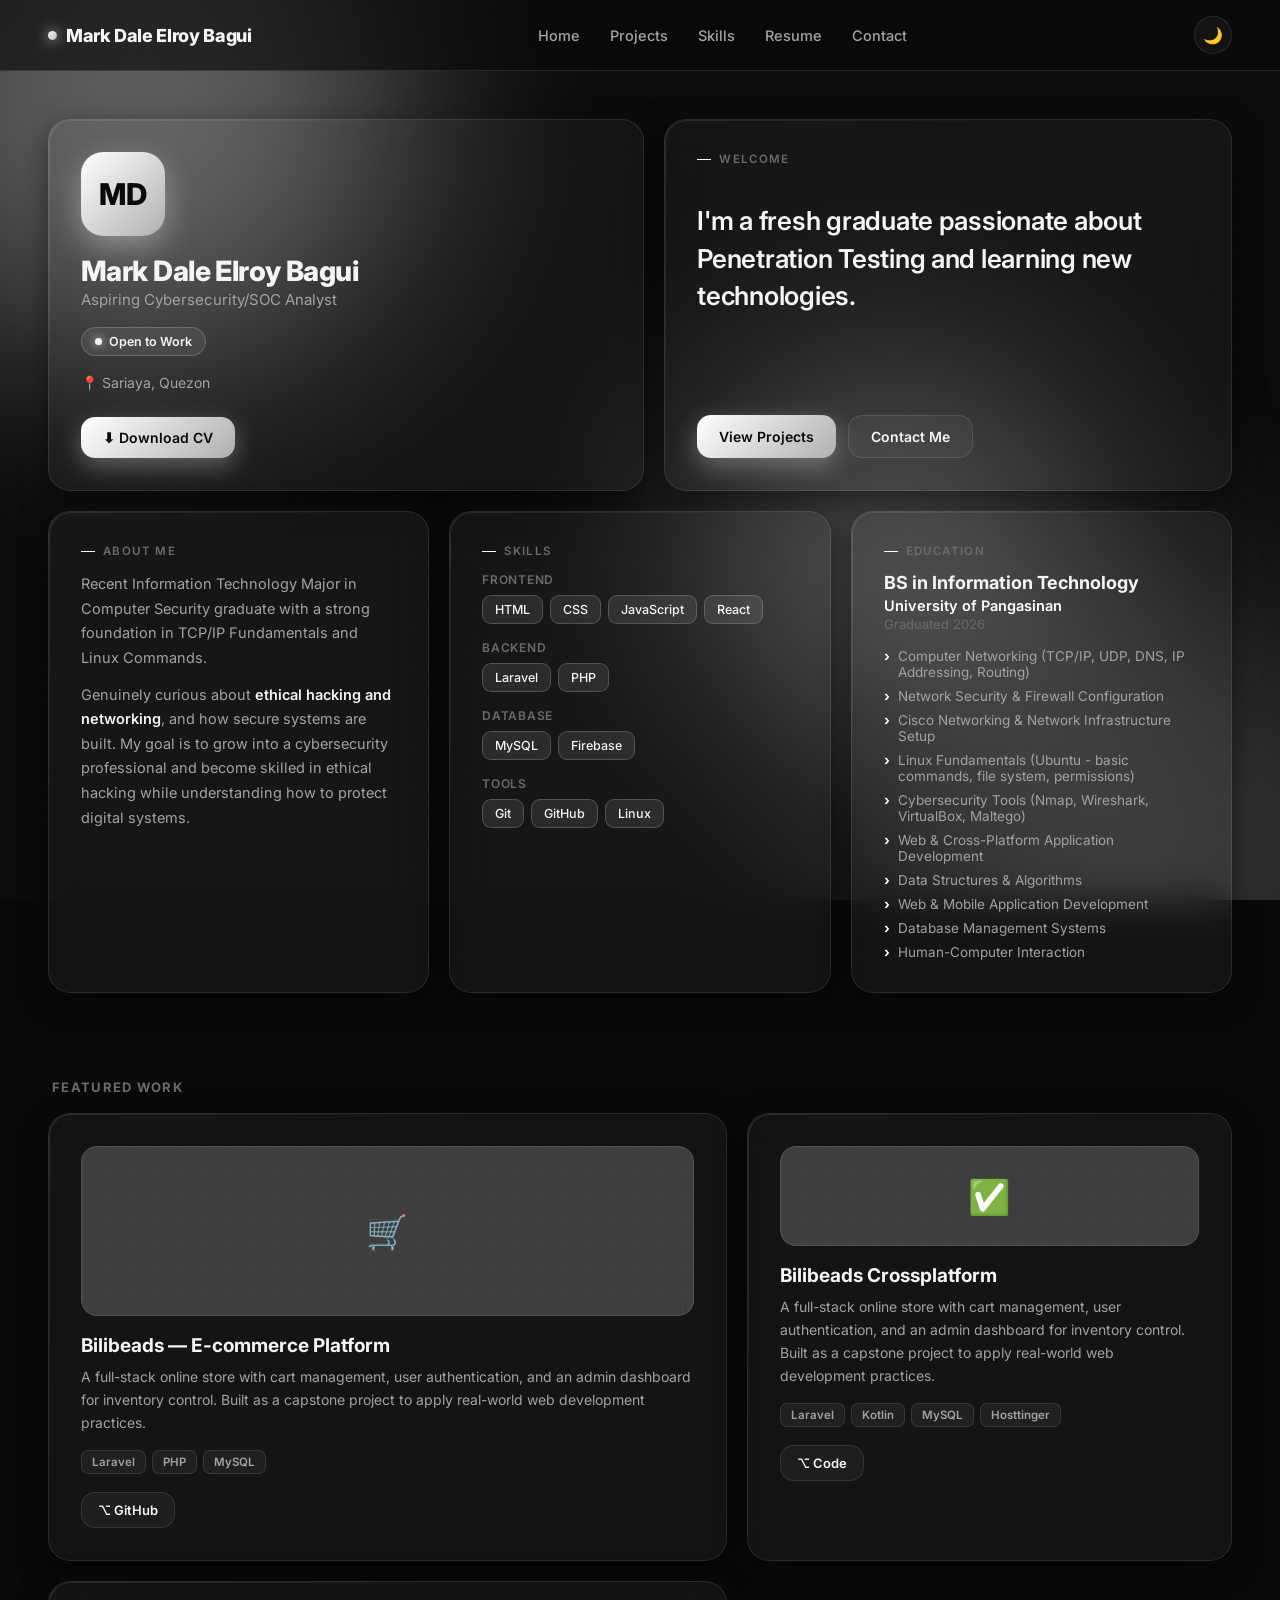
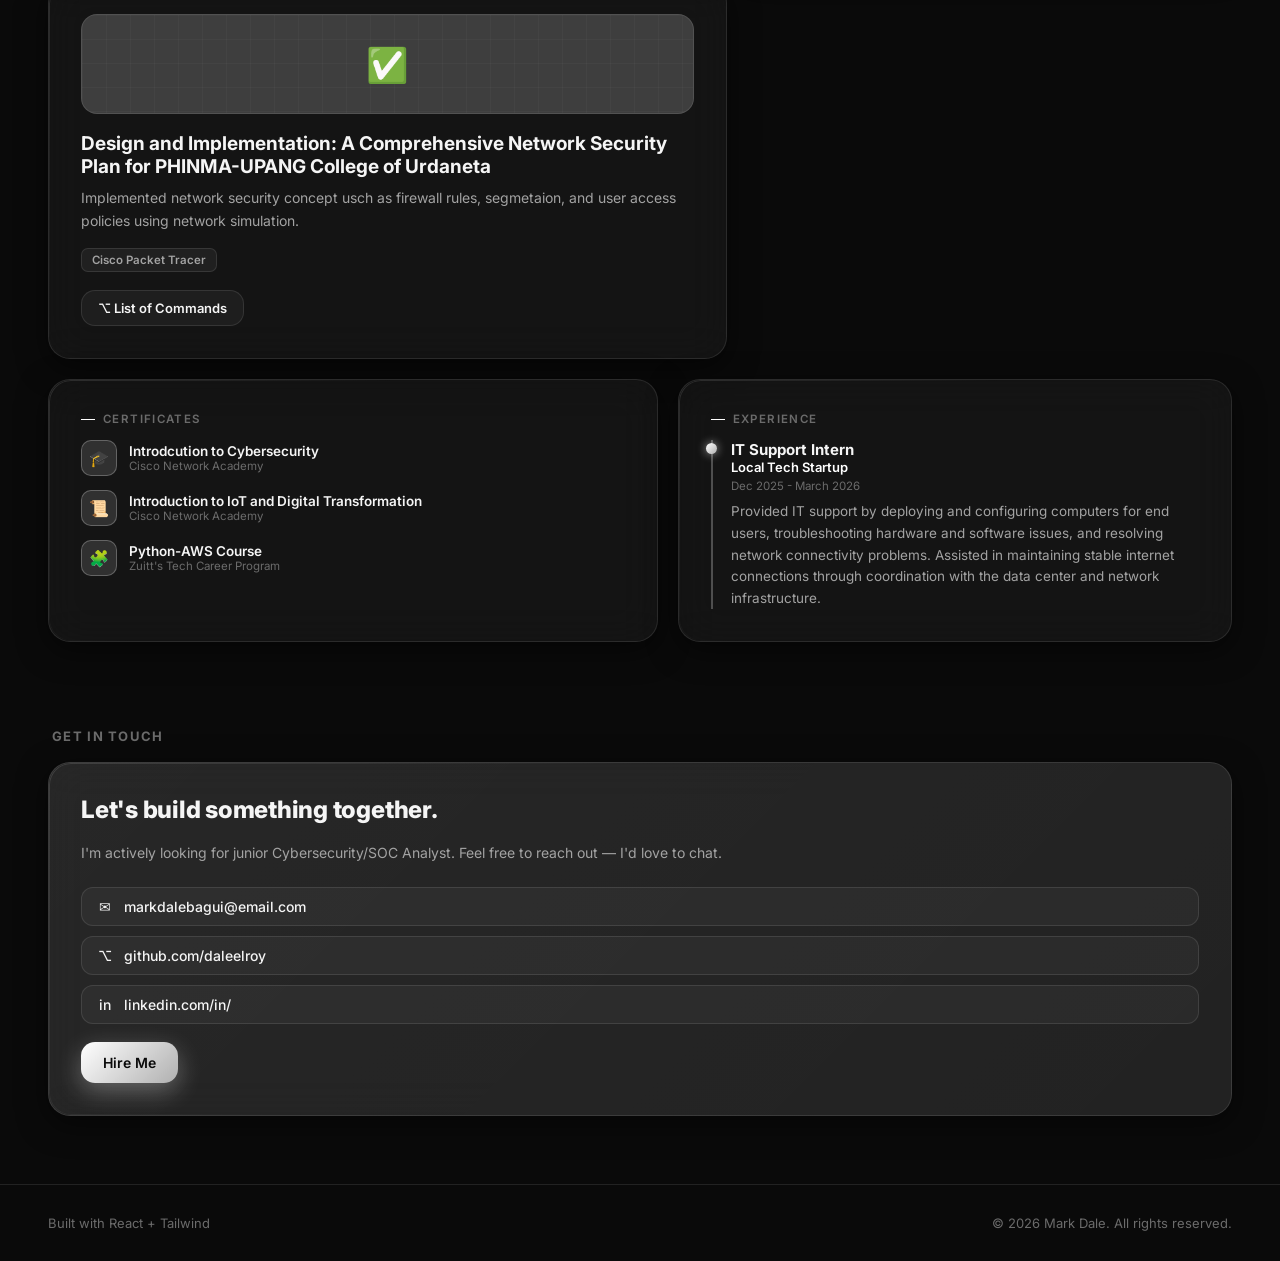
<file: resume.html>
<!DOCTYPE html>
<html lang="en">
<head>
<meta charset="UTF-8" />
<meta name="viewport" content="width=device-width, initial-scale=1.0" />
<title>Mark Dale - Cybersecurity</title>
<link rel="preconnect" href="https://fonts.googleapis.com">
<link rel="preconnect" href="https://fonts.gstatic.com" crossorigin>
<link href="https://fonts.googleapis.com/css2?family=Inter:wght@400;500;600;700;800;900&family=JetBrains+Mono:wght@400;500&display=swap" rel="stylesheet">
<style>
  :root{
    --bg: #0A0A0A;
    --bg-soft: #111111;
    --card: rgba(255,255,255,0.045);
    --card-border: rgba(255,255,255,0.10);
    --text: #F5F5F5;
    --text-dim: #A3A3A3;
    --text-faint: #6B6B6B;
    --accent-blue: #FFFFFF;
    --accent-purple: #FFFFFF;
    --accent-grad: linear-gradient(135deg, #FFFFFF 0%, #B0B0B0 100%);
    --on-accent: #0A0A0A;
    --radius: 22px;
    --shadow-soft: 0 8px 30px rgba(0,0,0,0.5);
  }
  [data-theme="light"]{
    --bg: #FAFAFA;
    --bg-soft: #F0F0F0;
    --card: rgba(0,0,0,0.035);
    --card-border: rgba(0,0,0,0.10);
    --text: #0A0A0A;
    --text-dim: #4A4A4A;
    --text-faint: #8A8A8A;
    --accent-blue: #0A0A0A;
    --accent-purple: #0A0A0A;
    --accent-grad: linear-gradient(135deg, #0A0A0A 0%, #4A4A4A 100%);
    --on-accent: #FFFFFF;
    --shadow-soft: 0 8px 30px rgba(0,0,0,0.08);
  }

  *{box-sizing:border-box; margin:0; padding:0;}
  html{scroll-behavior:smooth;}
  body{
    background:var(--bg);
    color:var(--text);
    font-family:'Inter',-apple-system,BlinkMacSystemFont,sans-serif;
    overflow-x:hidden;
    transition:background .4s ease, color .4s ease;
    position:relative;
  }
  .mono{font-family:'JetBrains Mono', monospace;}

  /* Ambient animated background glow */
  .ambient{
    position:fixed; inset:0; z-index:-1; overflow:hidden; pointer-events:none;
  }
  .blob{
    position:absolute; border-radius:50%; filter:blur(110px); opacity:.35;
    animation:drift 22s ease-in-out infinite alternate;
  }
  .blob.b1{width:520px;height:520px; background:#FFFFFF; top:-160px; left:-120px;}
  .blob.b2{width:480px;height:480px; background:#888888; bottom:-180px; right:-100px; animation-delay:-8s;}
  .blob.b3{width:380px;height:380px; background:#CCCCCC; top:40%; left:55%; animation-delay:-14s;}
  @keyframes drift{
    0%{transform:translate(0,0) scale(1);}
    50%{transform:translate(40px,-30px) scale(1.08);}
    100%{transform:translate(-30px,20px) scale(0.96);}
  }
  [data-theme="light"] .blob{opacity:.18;}

  .noise{
    position:fixed; inset:0; z-index:-1; pointer-events:none; opacity:.03;
    background-image:url("data:image/svg+xml,%3Csvg xmlns='http://www.w3.org/2000/svg' width='120' height='120'%3E%3Cfilter id='n'%3E%3CfeTurbulence type='fractalNoise' baseFrequency='0.9' numOctaves='2' stitchTiles='stitch'/%3E%3C/filter%3E%3Crect width='100%25' height='100%25' filter='url(%23n)'/%3E%3C/svg%3E");
  }

  .wrap{max-width:1240px; margin:0 auto; padding:0 28px;}

  /* NAV */
  nav{
    position:sticky; top:0; z-index:100;
    backdrop-filter:blur(18px) saturate(160%);
    -webkit-backdrop-filter:blur(18px) saturate(160%);
    background:color-mix(in srgb, var(--bg) 65%, transparent);
    border-bottom:1px solid var(--card-border);
  }
  .nav-inner{
    display:flex; align-items:center; justify-content:space-between;
    padding:16px 28px; max-width:1240px; margin:0 auto;
  }
  .logo{
    font-weight:800; font-size:18px; letter-spacing:-.02em;
    display:flex; align-items:center; gap:9px;
  }
  .logo-dot{
    width:9px; height:9px; border-radius:50%; background:var(--accent-grad);
    box-shadow:0 0 14px rgba(255,255,255,.8);
  }
  .nav-links{display:flex; align-items:center; gap:30px; list-style:none;}
  .nav-links a{
    color:var(--text-dim); text-decoration:none; font-size:14.5px; font-weight:500;
    position:relative; transition:color .25s ease;
  }
  .nav-links a:hover{color:var(--text);}
  .nav-links a::after{
    content:''; position:absolute; left:0; bottom:-6px; width:0; height:1.5px;
    background:var(--accent-grad); transition:width .25s ease;
  }
  .nav-links a:hover::after{width:100%;}
  .theme-toggle{
    width:38px; height:38px; border-radius:50%; border:1px solid var(--card-border);
    background:var(--card); display:flex; align-items:center; justify-content:center;
    cursor:pointer; font-size:16px; transition:transform .25s ease, background .25s ease;
  }
  .theme-toggle:hover{transform:scale(1.08); background:rgba(255,255,255,.08);}
  .nav-cta{
    display:none;
  }
  .burger{display:none; cursor:pointer; background:none; border:none; color:var(--text); font-size:22px;}

  /* BENTO GRID */
  .bento-section{padding:48px 0;}
  .grid{
    display:grid; gap:20px;
  }
  .grid-hero{grid-template-columns: 1.05fr 1fr;}
  .grid-three{grid-template-columns: 1fr 1fr 1fr;}
  .grid-projects{grid-template-columns: 1.4fr 1fr;}
  .grid-projects2{grid-template-columns: 1fr 1fr;}
  .grid-bottom{grid-template-columns: 1.1fr 1fr;}

  .card{
    background:var(--card);
    border:1px solid var(--card-border);
    border-radius:var(--radius);
    padding:32px;
    position:relative;
    backdrop-filter:blur(20px);
    -webkit-backdrop-filter:blur(20px);
    box-shadow:var(--shadow-soft);
    transition:transform .35s cubic-bezier(.2,.8,.2,1), box-shadow .35s ease, border-color .35s ease;
    overflow:hidden;
  }
  .card::before{
    content:''; position:absolute; inset:0; border-radius:inherit; padding:1px;
    background:linear-gradient(135deg, rgba(255,255,255,0.12), rgba(255,255,255,0) 40%);
    -webkit-mask:linear-gradient(#fff 0 0) content-box, linear-gradient(#fff 0 0);
    -webkit-mask-composite:xor; mask-composite:exclude;
    pointer-events:none;
  }
  .card:hover{
    transform:translateY(-6px);
    box-shadow:0 18px 50px rgba(0,0,0,.45), 0 0 0 1px rgba(255,255,255,.18);
    border-color:rgba(255,255,255,.3);
  }
  [data-theme="light"] .card:hover{box-shadow:0 18px 40px rgba(20,20,60,.12), 0 0 0 1px rgba(255,255,255,.25);}

  .eyebrow{
    font-size:11.5px; text-transform:uppercase; letter-spacing:.12em;
    color:var(--text-faint); font-weight:600; margin-bottom:14px;
    display:flex; align-items:center; gap:8px;
  }
  .eyebrow::before{content:''; width:14px; height:1px; background:var(--accent-blue);}

  /* reveal animation */
  .reveal{opacity:0; transform:translateY(24px); transition:opacity .7s ease, transform .7s cubic-bezier(.2,.8,.2,1);}
  .reveal.in{opacity:1; transform:translateY(0);}

  /* HERO CARD 1 - PROFILE */
  .profile-card{display:flex; flex-direction:column; gap:18px;}
  .avatar{
    width:84px; height:84px; border-radius:22px;
    background:var(--accent-grad);
    display:flex; align-items:center; justify-content:center;
    font-size:30px; font-weight:800; color:var(--on-accent);
    box-shadow:0 10px 30px rgba(255,255,255,.35);
  }
  .profile-name{font-size:28px; font-weight:800; letter-spacing:-.02em;}
  .profile-title{color:var(--text-dim); font-size:15px; margin-top:2px;}
  .status-pill{
    display:inline-flex; align-items:center; gap:7px; width:fit-content;
    padding:6px 13px; border-radius:30px; font-size:12.5px; font-weight:600;
    background:rgba(255,255,255,.08); color:var(--text); border:1px solid rgba(255,255,255,.18);
  }
  .status-dot{width:7px;height:7px; border-radius:50%; background:#F5F5F5; box-shadow:0 0 8px rgba(255,255,255,.8); animation:pulse 1.8s infinite;}
  @keyframes pulse{0%,100%{opacity:1;}50%{opacity:.4;}}
  .location-row{display:flex; align-items:center; gap:7px; color:var(--text-dim); font-size:14px;}
  .btn{
    display:inline-flex; align-items:center; justify-content:center; gap:8px;
    padding:12px 22px; border-radius:14px; font-weight:600; font-size:14px;
    text-decoration:none; cursor:pointer; border:none; transition:all .3s ease;
  }
  .btn-primary{
    background:var(--accent-grad); color:var(--on-accent);
    box-shadow:0 8px 24px rgba(255,255,255,.3);
  }
  .btn-primary:hover{box-shadow:0 10px 32px rgba(255,255,255,.55); transform:translateY(-2px);}
  .btn-ghost{
    background:var(--card); color:var(--text); border:1px solid var(--card-border);
  }
  .btn-ghost:hover{border-color:rgba(255,255,255,.4); transform:translateY(-2px);}
  .btn-row{display:flex; gap:12px; flex-wrap:wrap; margin-top:auto; padding-top:8px;}

  /* HERO CARD 2 - INTRO */
  .intro-card{display:flex; flex-direction:column; justify-content:center; gap:22px;}
  .intro-text{font-size:26px; line-height:1.45; font-weight:600; letter-spacing:-.01em;}
  .intro-text .grad{
    background:var(--accent-grad); -webkit-background-clip:text; background-clip:text; color:transparent;
  }

  /* ABOUT */
  .about-card p{color:var(--text-dim); font-size:14.5px; line-height:1.7; margin-bottom:12px;}
  .about-card p:last-child{margin-bottom:0;}
  .about-card strong{color:var(--text); font-weight:600;}

  /* SKILLS */
  .skill-group{margin-bottom:16px;}
  .skill-group:last-child{margin-bottom:0;}
  .skill-label{font-size:12px; color:var(--text-faint); font-weight:600; margin-bottom:8px; text-transform:uppercase; letter-spacing:.06em;}
  .pills{display:flex; flex-wrap:wrap; gap:7px;}
  .pill{
    padding:6px 12px; border-radius:9px; font-size:12.5px; font-weight:500;
    background:rgba(255,255,255,.09); border:1px solid rgba(255,255,255,.18); color:var(--text);
    transition:all .25s ease;
  }
  .pill:hover{background:rgba(255,255,255,.2); transform:translateY(-2px);}

  /* EDUCATION */
  .edu-degree{font-size:18px; font-weight:700; margin-bottom:4px;}
  .edu-school{color:var(--accent-blue); font-size:14.5px; font-weight:600; margin-bottom:2px;}
  .edu-year{color:var(--text-faint); font-size:13px; margin-bottom:16px;}
  .coursework{display:flex; flex-direction:column; gap:8px;}
  .coursework li{list-style:none; font-size:13.5px; color:var(--text-dim); display:flex; gap:8px; align-items:flex-start;}
  .coursework li::before{content:'›'; color:var(--accent-purple); font-weight:700;}

  /* PROJECTS */
  .project-thumb{
    width:100%; height:170px; border-radius:16px; margin-bottom:18px;
    background:linear-gradient(135deg, rgba(255,255,255,.18), rgba(255,255,255,.18));
    display:flex; align-items:center; justify-content:center; position:relative; overflow:hidden;
    border:1px solid var(--card-border);
  }
  .project-thumb-grid{
    position:absolute; inset:0; opacity:.5;
    background-image: linear-gradient(rgba(255,255,255,.06) 1px, transparent 1px), linear-gradient(90deg, rgba(255,255,255,.06) 1px, transparent 1px);
    background-size:24px 24px;
  }
  .project-thumb-icon{font-size:34px; z-index:1;}
  .project-name{font-size:19px; font-weight:700; margin-bottom:8px;}
  .project-desc{color:var(--text-dim); font-size:14px; line-height:1.65; margin-bottom:16px;}
  .tech-row{display:flex; flex-wrap:wrap; gap:6px; margin-bottom:18px;}
  .tech-tag{
    padding:4px 10px; border-radius:7px; font-size:11.5px; font-weight:600;
    background:rgba(255,255,255,.05); color:var(--text-dim); border:1px solid var(--card-border);
  }
  .link-row{display:flex; gap:10px;}
  .link-row .btn{padding:9px 16px; font-size:13px;}

  .project2-thumb{height:100px;}

  /* CERTIFICATES */
  .cert-list{display:flex; flex-direction:column; gap:14px;}
  .cert-item{display:flex; align-items:center; gap:12px;}
  .cert-icon{
    width:36px; height:36px; border-radius:10px; flex-shrink:0;
    background:rgba(255,255,255,.12); border:1px solid rgba(255,255,255,.25);
    display:flex; align-items:center; justify-content:center; font-size:16px;
  }
  .cert-name{font-size:13.5px; font-weight:600;}
  .cert-issuer{font-size:11.5px; color:var(--text-faint);}

  /* EXPERIENCE */
  .timeline-item{
    border-left:2px solid rgba(255,255,255,.25); padding-left:18px; margin-bottom:20px; position:relative;
  }
  .timeline-item:last-child{margin-bottom:0;}
  .timeline-item::before{
    content:''; position:absolute; left:-6.5px; top:3px; width:11px; height:11px; border-radius:50%;
    background:var(--accent-grad); box-shadow:0 0 10px rgba(255,255,255,.6);
  }
  .timeline-role{font-size:15px; font-weight:700;}
  .timeline-org{color:var(--accent-purple); font-size:13px; font-weight:600; margin-bottom:4px;}
  .timeline-date{font-size:11.5px; color:var(--text-faint); margin-bottom:8px;}
  .timeline-desc{font-size:13.5px; color:var(--text-dim); line-height:1.6;}

  /* CONTACT */
  .contact-card{
    background:linear-gradient(135deg, rgba(255,255,255,.12), rgba(255,255,255,.10));
    display:flex; flex-direction:column; gap:18px;
  }
  .contact-title{font-size:24px; font-weight:800; letter-spacing:-.01em;}
  .contact-sub{color:var(--text-dim); font-size:14px; line-height:1.6;}
  .contact-links{display:flex; flex-direction:column; gap:10px; margin-top:4px;}
  .contact-link{
    display:flex; align-items:center; gap:10px; color:var(--text); text-decoration:none; font-size:14px; font-weight:500;
    padding:10px 14px; border-radius:12px; background:rgba(255,255,255,.04); border:1px solid var(--card-border);
    transition:all .25s ease;
  }
  .contact-link:hover{background:rgba(255,255,255,.12); border-color:rgba(255,255,255,.3); transform:translateX(4px);}
  .contact-icon{width:18px; text-align:center;}

  /* FOOTER */
  footer{
    border-top:1px solid var(--card-border); padding:30px 0; margin-top:20px;
    display:flex; align-items:center; justify-content:space-between; flex-wrap:wrap; gap:10px;
  }
  .footer-text{color:var(--text-faint); font-size:13px;}

  /* section titles */
  .section-title{font-size:13px; color:var(--text-faint); font-weight:700; text-transform:uppercase; letter-spacing:.1em; margin:38px 0 18px 4px;}

  /* RESPONSIVE */
  @media (max-width:980px){
    .grid-hero, .grid-three, .grid-projects, .grid-projects2, .grid-bottom{grid-template-columns:1fr;}
    .nav-links{display:none;}
    .burger{display:block;}
  }
  @media (max-width:980px) and (min-width:0px){
    .nav-links.mobile-open{
      display:flex; position:absolute; top:64px; left:0; right:0; flex-direction:column;
      background:var(--bg); padding:20px 28px; gap:18px; border-bottom:1px solid var(--card-border);
    }
  }
  @media (max-width:560px){
    .wrap{padding:0 18px;}
    .card{padding:24px;}
    .intro-text{font-size:21px;}
    .profile-name{font-size:24px;}
  }

  ::selection{background:rgba(255,255,255,.35);}
  ::-webkit-scrollbar{width:9px;}
  ::-webkit-scrollbar-track{background:var(--bg);}
  ::-webkit-scrollbar-thumb{background:rgba(255,255,255,.35); border-radius:10px;}
</style>
</head>
<body>

<div class="ambient">
  <div class="blob b1"></div>
  <div class="blob b2"></div>
  <div class="blob b3"></div>
</div>
<div class="noise"></div>

<nav>
  <div class="nav-inner">
    <div class="logo"><span class="logo-dot"></span> Mark Dale Elroy Bagui</div>
    <ul class="nav-links" id="navLinks">
      <li><a href="#home">Home</a></li>
      <li><a href="#projects">Projects</a></li>
      <li><a href="#skills">Skills</a></li>
      <li><a href="#resume">Resume</a></li>
      <li><a href="#contact">Contact</a></li>
    </ul>
    <div style="display:flex; align-items:center; gap:12px;">
      <button class="theme-toggle" id="themeToggle" aria-label="Toggle theme">🌙</button>
      <button class="burger" id="burger" aria-label="Menu">☰</button>
    </div>
  </div>
</nav>

<div class="wrap">

  <!-- HERO -->
  <section id="home" class="bento-section">
    <div class="grid grid-hero">
      <div class="card profile-card reveal">
        <div class="avatar">MD</div>
        <div>
          <div class="profile-name">Mark Dale Elroy Bagui</div>
          <div class="profile-title">Aspiring Cybersecurity/SOC Analyst</div>
        </div>
        <span class="status-pill"><span class="status-dot"></span> Open to Work</span>
        <div class="location-row">📍 Sariaya, Quezon</div>
        <div class="btn-row">
          <a href="" class="btn btn-primary">⬇ Download CV</a>
        </div>
      </div>

      <div class="card intro-card reveal" style="transition-delay:.08s">
        <div class="eyebrow">Welcome</div>
        <div class="intro-text">
          I'm a fresh graduate passionate about Penetration Testing <span class="grad"></span> and learning new technologies.
        </div>
        <div class="btn-row">
          <a href="#projects" class="btn btn-primary">View Projects</a>
          <a href="#contact" class="btn btn-ghost">Contact Me</a>
        </div>
      </div>
    </div>

    <!-- ROW 2 -->
    <div class="grid grid-three" style="margin-top:20px;">
      <div class="card reveal" style="transition-delay:.05s">
        <div class="eyebrow">About Me</div>
        <p style="color:var(--text-dim); font-size:14.5px; line-height:1.7; margin-bottom:12px;">
          Recent Information Technology Major in Computer Security graduate with a strong foundation in TCP/IP Fundamentals and Linux Commands.
        </p>
        <p style="color:var(--text-dim); font-size:14.5px; line-height:1.7;">
          Genuinely curious about <strong style="color:var(--text); font-weight:600;">ethical hacking and networking</strong>,  and how secure systems are built. My goal is to grow into a cybersecurity professional and become skilled in ethical hacking while understanding how to protect digital systems.
        </p>
      </div>

      <div class="card reveal" id="skills" style="transition-delay:.1s">
        <div class="eyebrow">Skills</div>
        <div class="skill-group">
          <div class="skill-label">Frontend</div>
          <div class="pills">
            <span class="pill">HTML</span><span class="pill">CSS</span><span class="pill">JavaScript</span><span class="pill">React</span>
          </div>
        </div>
        <div class="skill-group">
          <div class="skill-label">Backend</div>
          <div class="pills"><span class="pill">Laravel</span><span class="pill">PHP</span></div>
        </div>
        <div class="skill-group">
          <div class="skill-label">Database</div>
          <div class="pills"><span class="pill">MySQL</span><span class="pill">Firebase</span></div>
        </div>
        <div class="skill-group">
          <div class="skill-label">Tools</div>
          <div class="pills"><span class="pill">Git</span><span class="pill">GitHub</span><span class="pill">Linux</span></div>
        </div>
      </div>

      <div class="card reveal" id="resume" style="transition-delay:.15s">
        <div class="eyebrow">Education</div>
        <div class="edu-degree">BS in Information Technology</div>
        <div class="edu-school">University of Pangasinan</div>
        <div class="edu-year">Graduated 2026</div>
        <ul class="coursework">
          <li>Computer Networking (TCP/IP, UDP, DNS, IP Addressing, Routing)</li>
          <li>Network Security & Firewall Configuration</li>
          <li>Cisco Networking & Network Infrastructure Setup</li>
          <li>Linux Fundamentals (Ubuntu - basic commands, file system, permissions)</li>
            <li>Cybersecurity Tools (Nmap, Wireshark, VirtualBox, Maltego)</li>
          <li>Web & Cross-Platform Application Development</li>
          <li>Data Structures & Algorithms</li>
          <li>Web & Mobile Application Development</li>
          <li>Database Management Systems</li>
          <li>Human-Computer Interaction</li>
        </ul>
      </div>
    </div>
  </section>

  <!-- PROJECTS -->
  <div class="section-title">Featured Work</div>
  <section id="projects" class="bento-section" style="padding-top:0;">
    <div class="grid grid-projects">
      <div class="card reveal">
        <div class="project-thumb">
          <div class="project-thumb-grid"></div>
          <span class="project-thumb-icon">🛒</span>
        </div>
        <div class="project-name">Bilibeads — E-commerce Platform</div>
        <div class="project-desc">A full-stack online store with cart management, user authentication, and an admin dashboard for inventory control. Built as a capstone project to apply real-world web development practices.</div>
        <div class="tech-row">
          <span class="tech-tag">Laravel</span><span class="tech-tag">PHP</span></span><span class="tech-tag">MySQL</span>
        </div>
        <div class="link-row">
          <!--<a href="#" class="btn btn-primary">↗ Live Demo</a-->
          <a href="#" class="btn btn-ghost">⌥ GitHub</a>
        </div>
      </div>

      <div class="card reveal" style="transition-delay:.08s">
        <div class="project-thumb project2-thumb">
          <div class="project-thumb-grid"></div>
          <span class="project-thumb-icon">✅</span>
        </div>
        <div class="project-name">Bilibeads Crossplatform</div>
        <div class="project-desc"><div class="project-desc">A full-stack online store with cart management, user authentication, and an admin dashboard for inventory control. Built as a capstone project to apply real-world web development practices.</div></div>
        <div class="tech-row">
          <span class="tech-tag">Laravel</span><span class="tech-tag">Kotlin</span><span class="tech-tag">MySQL</span><span class="tech-tag">Hosttinger</span>
        </div>
        <div class="link-row">
          <a href="#" class="btn btn-ghost">⌥ Code</a>
        </div>
      </div>

      <div class="card reveal" style="transition-delay:.08s">
        <div class="project-thumb project2-thumb">
          <div class="project-thumb-grid"></div>
          <span class="project-thumb-icon">✅</span>
        </div>
        <div class="project-name">Design and Implementation: A Comprehensive Network Security Plan for PHINMA-UPANG College of Urdaneta</div>
        <div class="project-desc"><div class="project-desc">Implemented network security concept usch as firewall rules, segmetaion, and user access policies  using network simulation.</div></div>
        <div class="tech-row">
          <span class="tech-tag">Cisco Packet Tracer</span>
        </div>
        <div class="link-row">
          <a href="#" class="btn btn-ghost">⌥ List of Commands</a>
        </div>
      </div>
    </div>

    <div class="grid grid-bottom" style="margin-top:20px;">
      <div class="card reveal">
        <div class="eyebrow">Certificates</div>
        <div class="cert-list">
          <div class="cert-item">
            <div class="cert-icon">🎓</div>
            <div><div class="cert-name">Introdcution to Cybersecurity</div><div class="cert-issuer">Cisco Network Academy</div></div>
          </div>
          <div class="cert-item">
            <div class="cert-icon">📜</div>
            <div><div class="cert-name">Introduction to IoT and Digital Transformation</div><div class="cert-issuer">Cisco Network Academy</div></div>
          </div>
          <div class="cert-item">
            <div class="cert-icon">🧩</div>
            <div><div class="cert-name">Python-AWS Course</div><div class="cert-issuer">Zuitt's Tech Career Program</div></div>
          </div>
        </div>
      </div>

      <div class="card reveal" style="transition-delay:.06s">
        <div class="eyebrow">Experience</div>
        <div class="timeline-item">
          <div class="timeline-role">IT Support Intern</div>
          <div class="timeline-org">Local Tech Startup</div>
          <div class="timeline-date">Dec 2025 - March 2026</div>
          <div class="timeline-desc"> Provided IT support by deploying and configuring computers for end users, troubleshooting hardware and software issues, and resolving network connectivity problems. Assisted in maintaining stable internet connections through coordination with the data center and network infrastructure.</div>
        </div>
      </div>
    </div>
  </section>

  <!-- CONTACT -->
  <div class="section-title">Get In Touch</div>
  <section id="contact" class="bento-section" style="padding-top:0;">
    <div class="card contact-card reveal">
      <div class="contact-title">Let's build something together.</div>
      <div class="contact-sub">I'm actively looking for junior Cybersecurity/SOC Analyst. Feel free to reach out — I'd love to chat.</div>
      <div class="contact-links">
        <a href="mailto:alex.rivera@email.com" class="contact-link"><span class="contact-icon">✉</span> markdalebagui@email.com</a>
        <a href="#" class="contact-link"><span class="contact-icon">⌥</span> github.com/daleelroy</a>
        <a href="#" class="contact-link"><span class="contact-icon">in</span> linkedin.com/in/</a>
      </div>
      <a href="mailto:alex.rivera@email.com" class="btn btn-primary" style="width:fit-content;">Hire Me</a>
    </div>
  </section>

</div>

<footer>
  <div class="wrap" style="display:flex; align-items:center; justify-content:space-between; width:100%; flex-wrap:wrap; gap:10px;">
    <div class="footer-text">Built with React + Tailwind</div>
    <div class="footer-text">© 2026 Mark Dale. All rights reserved.</div>
  </div>
</footer>

<script>
  // theme toggle
  const toggle = document.getElementById('themeToggle');
  const root = document.documentElement;
  toggle.addEventListener('click', () => {
    const isLight = root.getAttribute('data-theme') === 'light';
    root.setAttribute('data-theme', isLight ? 'dark' : 'light');
    toggle.textContent = isLight ? '🌙' : '☀️';
  });

  // mobile menu
  const burger = document.getElementById('burger');
  const navLinks = document.getElementById('navLinks');
  burger.addEventListener('click', () => navLinks.classList.toggle('mobile-open'));
  navLinks.querySelectorAll('a').forEach(a => a.addEventListener('click', () => navLinks.classList.remove('mobile-open')));

  // scroll reveal
  const observer = new IntersectionObserver((entries) => {
    entries.forEach(e => { if(e.isIntersecting){ e.target.classList.add('in'); } });
  }, { threshold: 0.12 });
  document.querySelectorAll('.reveal').forEach(el => observer.observe(el));
</script>

</body>
</html>
</file>
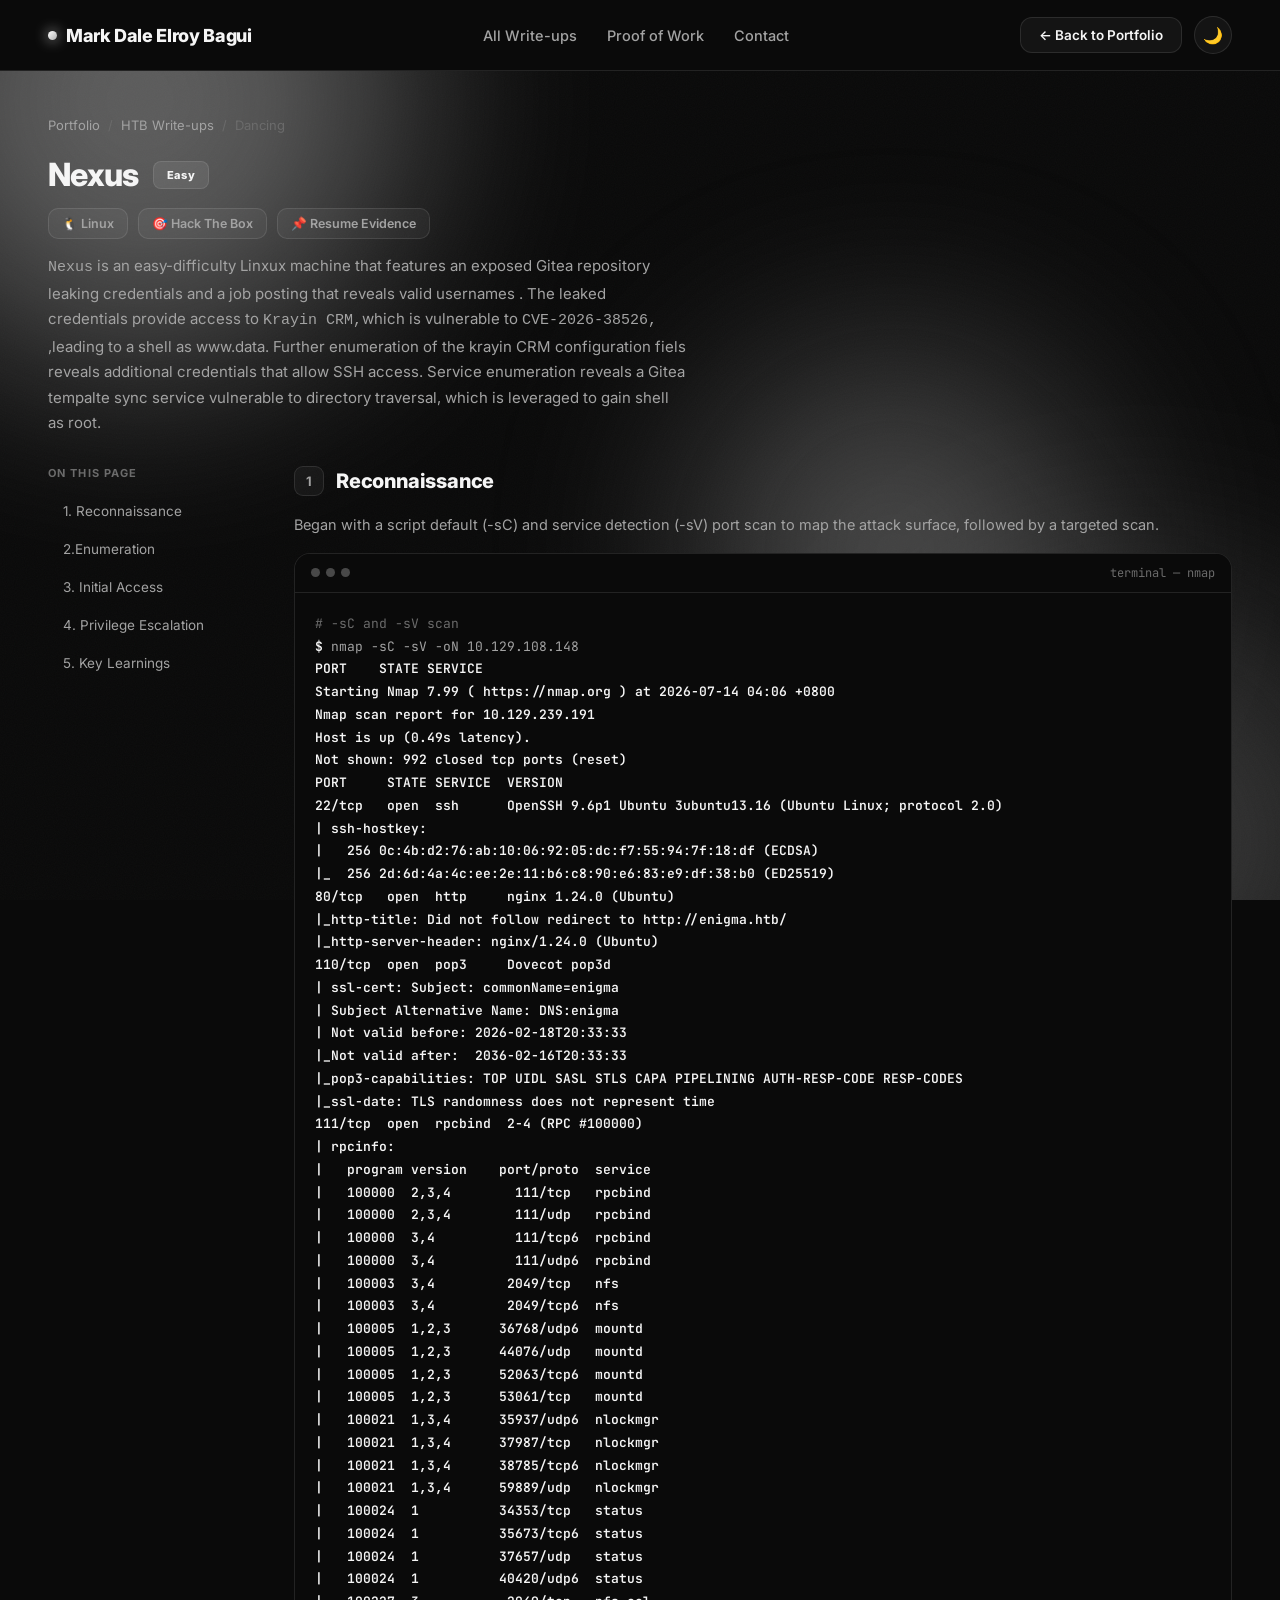
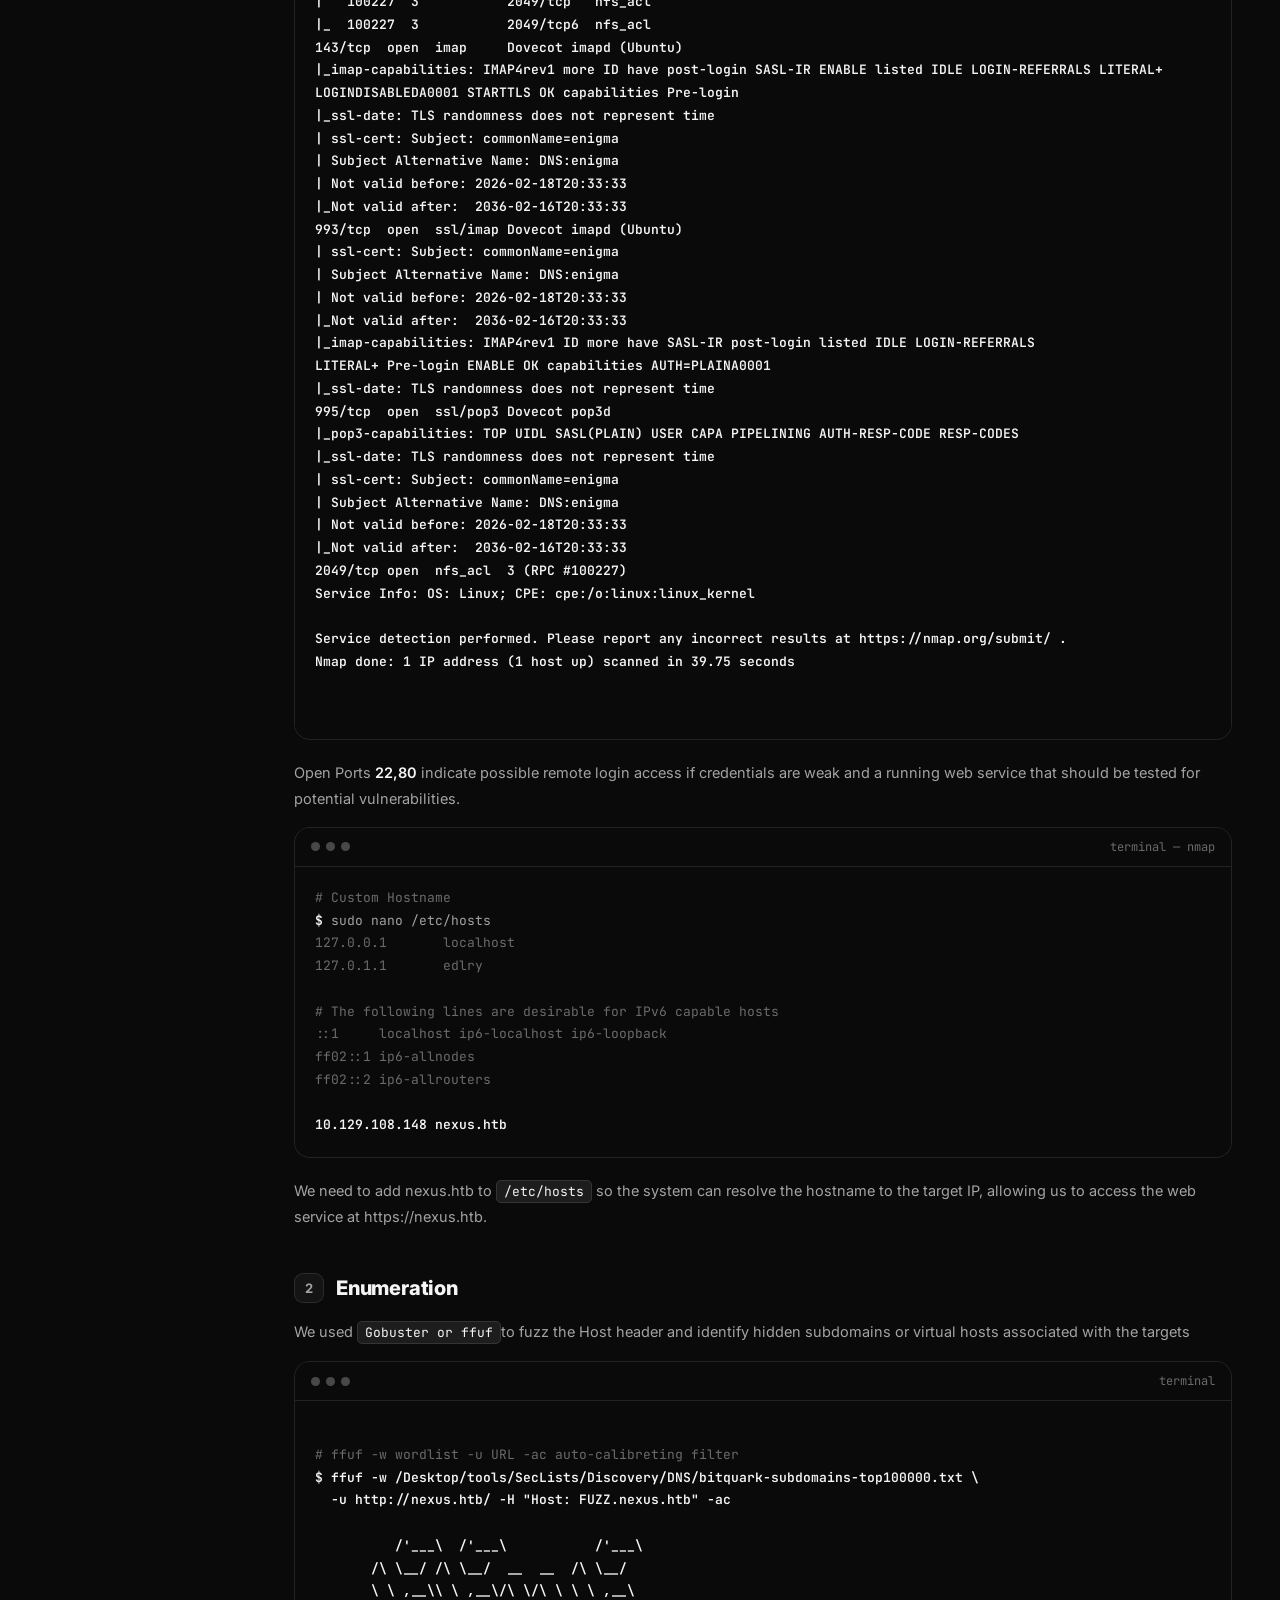
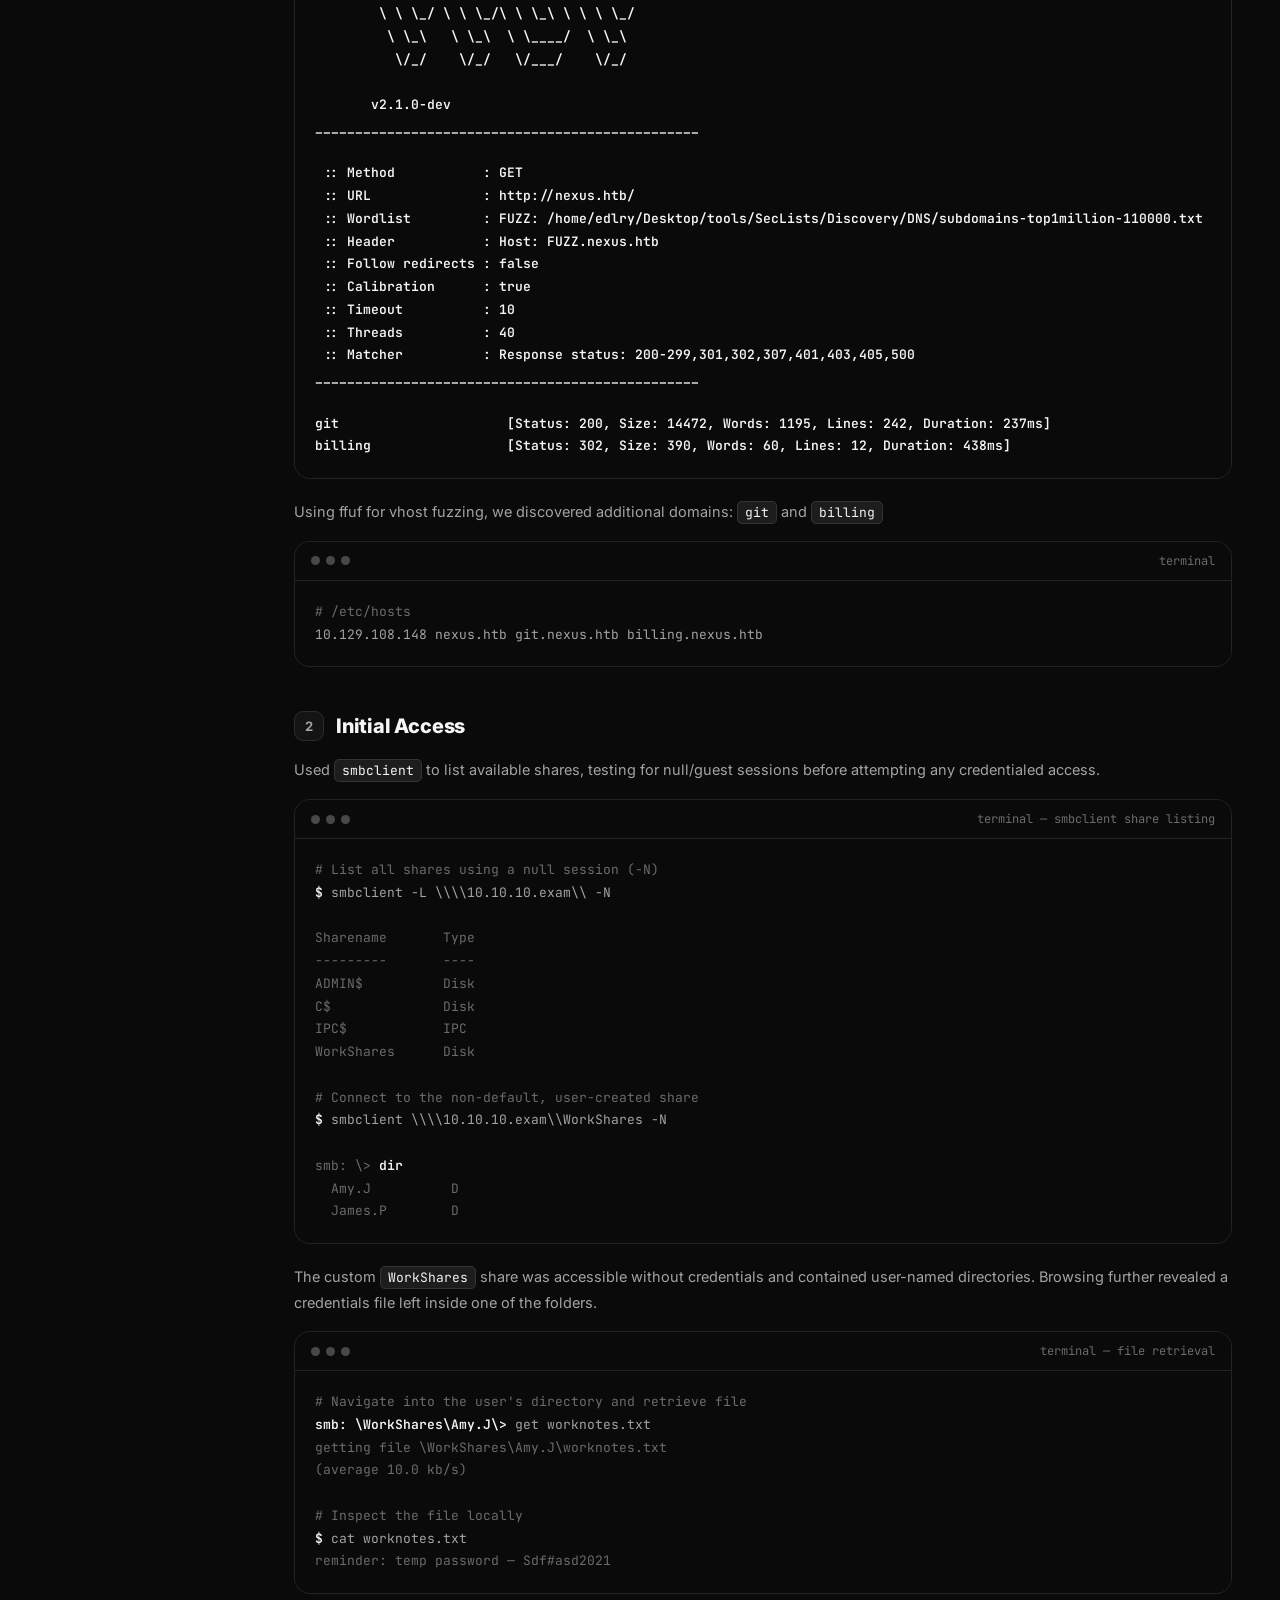
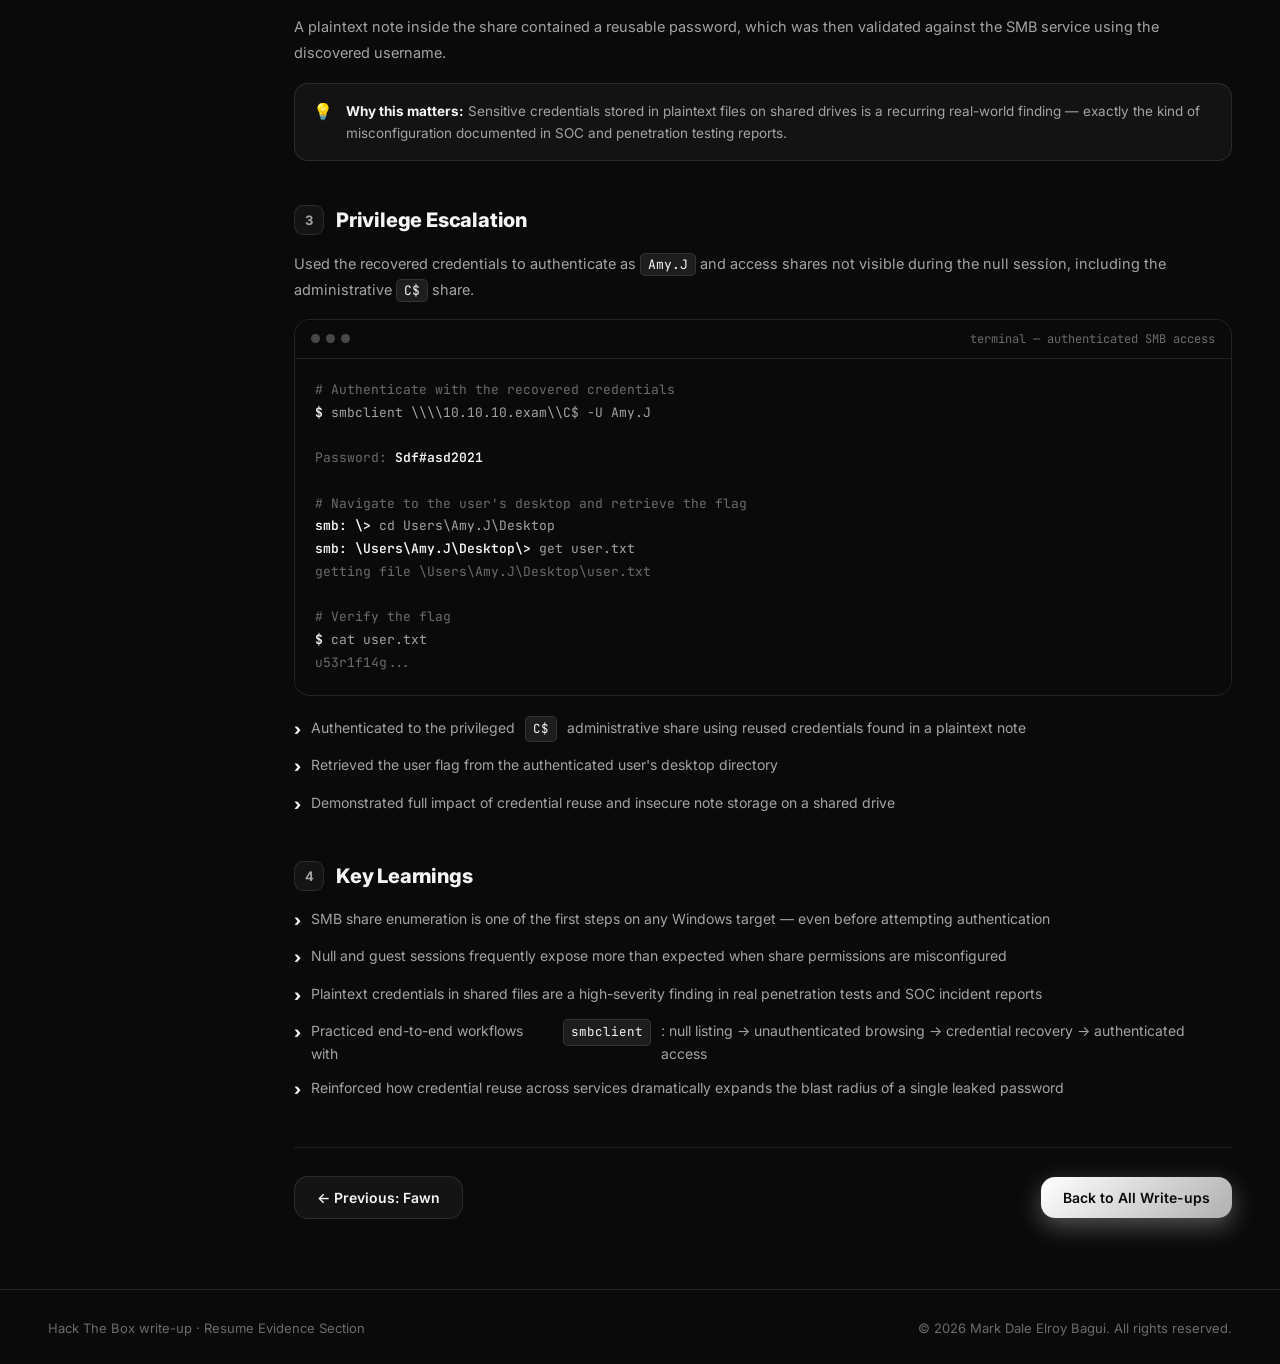
<file: htb/easy/enigma.html>
<!DOCTYPE html>
<html lang="en">
<head>
<meta charset="UTF-8" />
<meta name="viewport" content="width=device-width, initial-scale=1.0" />
<title>Enigma — HTB Write-up | Mark Dale Elroy Bagui</title>
<link rel="preconnect" href="https://fonts.googleapis.com">
<link rel="preconnect" href="https://fonts.gstatic.com" crossorigin>
<link href="https://fonts.googleapis.com/css2?family=Inter:wght@400;500;600;700;800;900&family=JetBrains+Mono:wght@400;500;600&display=swap" rel="stylesheet">
<link rel="stylesheet" href="/css/walktrough.css">
</head>
<body>

<div class="ambient">
  <div class="blob b1"></div>
  <div class="blob b2"></div>
  <div class="blob b3"></div>
</div>
<div class="noise"></div>

<nav>
  <div class="nav-inner">
    <a href="../../index.html" class="logo"><span class="logo-dot"></span> Mark Dale Elroy Bagui</a>
    <ul class="nav-links" id="navLinks">
      <li><a href="../../index.html#htb">All Write-ups</a></li>
      <li><a href="../../index.html#proof">Proof of Work</a></li>
      <li><a href="../../index.html#contact">Contact</a></li>
    </ul>
    <div style="display:flex; align-items:center; gap:12px;">
      <a href="../../index.html" class="nav-back">← Back to Portfolio</a>
      <button class="theme-toggle" id="themeToggle" aria-label="Toggle theme">🌙</button>
      <button class="burger" id="burger" aria-label="Menu">☰</button>
    </div>
  </div>
</nav>

<div class="wrap">

  <section class="writeup-hero reveal">
    <div class="breadcrumb">
      <a href="../../index.html">Portfolio</a>
      <span class="breadcrumb-sep">/</span>
      <a href="../../index.html#htb">HTB Write-ups</a>
      <span class="breadcrumb-sep">/</span>
      Dancing
    </div>
    <div class="writeup-title-row">
      <h1 class="writeup-title">Nexus</h1>
      <span class="diff-badge">Easy</span>
    </div>
    <div class="writeup-meta">
      <span class="meta-badge">🐧 Linux</span>
      <span class="meta-badge">🎯 Hack The Box</span>
      <span class="meta-badge">📌 Resume Evidence</span>
    </div>
    <p class="writeup-sub"><code> Nexus</code> is an easy-difficulty Linxux machine that features an exposed Gitea repository leaking credentials and a job posting that reveals valid usernames
    . The leaked credentials provide access to <code>Krayin CRM,</code>which is vulnerable to <code>CVE-2026-38526,</code>
,leading to a shell as www.data. Further enumeration of the krayin CRM configuration fiels reveals additional credentials that allow SSH access. Service enumeration reveals a Gitea
tempalte sync service vulnerable to directory traversal, which is leveraged to gain shell as root.</p>
  </section>

  <div class="writeup-body">

    <aside class="toc">
      <div class="toc-label">On this page</div>
      <a href="#recon">1. Reconnaissance</a>
      <a href="#enumeration">2.Enumeration</a>
      <a href="#access">3. Initial Access</a>
      <a href="#privesc">4. Privilege Escalation</a>
      <a href="#learnings">5. Key Learnings</a>
    </aside>

    <main>

      <!-- 1. RECON -->
      <section id="recon" class="writeup-section reveal">
        <div class="writeup-h2"><span class="num">1</span> Reconnaissance</div>
        <p class="writeup-p">Began with a script default (-sC) and service detection (-sV) port scan to map the attack surface, followed by a targeted scan.</p>

        <div class="code-block">
          <div class="code-block-head">
            <div class="code-block-dots"><span></span><span></span><span></span></div>
            <div class="code-block-label">terminal — nmap</div>
          </div>
          <pre><span class="c-comment"># -sC and -sV scan</span>
<span class="c-prompt">$</span> nmap -sC -sV -oN 10.129.108.148
<span class="c-prompt">PORT    STATE SERVICE
Starting Nmap 7.99 ( https://nmap.org ) at 2026-07-14 04:06 +0800
Nmap scan report for 10.129.239.191
Host is up (0.49s latency).
Not shown: 992 closed tcp ports (reset)
PORT     STATE SERVICE  VERSION
22/tcp   open  ssh      OpenSSH 9.6p1 Ubuntu 3ubuntu13.16 (Ubuntu Linux; protocol 2.0)
| ssh-hostkey: 
|   256 0c:4b:d2:76:ab:10:06:92:05:dc:f7:55:94:7f:18:df (ECDSA)
|_  256 2d:6d:4a:4c:ee:2e:11:b6:c8:90:e6:83:e9:df:38:b0 (ED25519)
80/tcp   open  http     nginx 1.24.0 (Ubuntu)
|_http-title: Did not follow redirect to http://enigma.htb/
|_http-server-header: nginx/1.24.0 (Ubuntu)
110/tcp  open  pop3     Dovecot pop3d
| ssl-cert: Subject: commonName=enigma
| Subject Alternative Name: DNS:enigma
| Not valid before: 2026-02-18T20:33:33
|_Not valid after:  2036-02-16T20:33:33
|_pop3-capabilities: TOP UIDL SASL STLS CAPA PIPELINING AUTH-RESP-CODE RESP-CODES
|_ssl-date: TLS randomness does not represent time
111/tcp  open  rpcbind  2-4 (RPC #100000)
| rpcinfo: 
|   program version    port/proto  service
|   100000  2,3,4        111/tcp   rpcbind
|   100000  2,3,4        111/udp   rpcbind
|   100000  3,4          111/tcp6  rpcbind
|   100000  3,4          111/udp6  rpcbind
|   100003  3,4         2049/tcp   nfs
|   100003  3,4         2049/tcp6  nfs
|   100005  1,2,3      36768/udp6  mountd
|   100005  1,2,3      44076/udp   mountd
|   100005  1,2,3      52063/tcp6  mountd
|   100005  1,2,3      53061/tcp   mountd
|   100021  1,3,4      35937/udp6  nlockmgr
|   100021  1,3,4      37987/tcp   nlockmgr
|   100021  1,3,4      38785/tcp6  nlockmgr
|   100021  1,3,4      59889/udp   nlockmgr
|   100024  1          34353/tcp   status
|   100024  1          35673/tcp6  status
|   100024  1          37657/udp   status
|   100024  1          40420/udp6  status
|   100227  3           2049/tcp   nfs_acl
|_  100227  3           2049/tcp6  nfs_acl
143/tcp  open  imap     Dovecot imapd (Ubuntu)
|_imap-capabilities: IMAP4rev1 more ID have post-login SASL-IR ENABLE listed IDLE LOGIN-REFERRALS LITERAL+ 
LOGINDISABLEDA0001 STARTTLS OK capabilities Pre-login
|_ssl-date: TLS randomness does not represent time
| ssl-cert: Subject: commonName=enigma
| Subject Alternative Name: DNS:enigma
| Not valid before: 2026-02-18T20:33:33
|_Not valid after:  2036-02-16T20:33:33
993/tcp  open  ssl/imap Dovecot imapd (Ubuntu)
| ssl-cert: Subject: commonName=enigma
| Subject Alternative Name: DNS:enigma
| Not valid before: 2026-02-18T20:33:33
|_Not valid after:  2036-02-16T20:33:33
|_imap-capabilities: IMAP4rev1 ID more have SASL-IR post-login listed IDLE LOGIN-REFERRALS
LITERAL+ Pre-login ENABLE OK capabilities AUTH=PLAINA0001
|_ssl-date: TLS randomness does not represent time
995/tcp  open  ssl/pop3 Dovecot pop3d
|_pop3-capabilities: TOP UIDL SASL(PLAIN) USER CAPA PIPELINING AUTH-RESP-CODE RESP-CODES
|_ssl-date: TLS randomness does not represent time
| ssl-cert: Subject: commonName=enigma
| Subject Alternative Name: DNS:enigma
| Not valid before: 2026-02-18T20:33:33
|_Not valid after:  2036-02-16T20:33:33
2049/tcp open  nfs_acl  3 (RPC #100227)
Service Info: OS: Linux; CPE: cpe:/o:linux:linux_kernel

Service detection performed. Please report any incorrect results at https://nmap.org/submit/ .
Nmap done: 1 IP address (1 host up) scanned in 39.75 seconds

                                                                         </span></pre>
        </div>
        <p class="writeup-p">Open Ports <strong>22,80</strong> indicate possible remote login access if credentials are weak
             and a running web service that should be tested for potential vulnerabilities. </p>

            <div class="code-block">
          <div class="code-block-head">
            <div class="code-block-dots"><span></span><span></span><span></span></div>
            <div class="code-block-label">terminal — nmap</div>
          </div>
          <pre><span class="c-comment"># Custom Hostname</span>
<span class="c-prompt">$</span> sudo nano /etc/hosts
<span class="c-out">127.0.0.1       localhost
127.0.1.1       edlry

# The following lines are desirable for IPv6 capable hosts
::1     localhost ip6-localhost ip6-loopback
ff02::1 ip6-allnodes
ff02::2 ip6-allrouters
</span>
<span class ="c-prompt">10.129.108.148 nexus.htb</span>
</pre>
                                                                         
        </div>
        <p class="writeup-p">
        We need to add nexus.htb to <code>/etc/hosts</code> so the system can resolve the hostname to the target IP, allowing us to access the web service at https://nexus.htb.
        </p>

      </section>

      <section id="enumeration" class="writeup-section reveal">
        <div class="writeup-h2"><span class="num">2</span>Enumeration</div>
        <p class ="writeup-p">We used <code>Gobuster or ffuf</code>to fuzz the Host header and identify hidden subdomains or virtual hosts associated with the targets</p>
        <div class="code-block">
          <div class="code-block-head">
            <div class="code-block-dots"><span></span><span></span><span></span></div>
            <div class="code-block-label">terminal</div>
          </div>
          <pre>
            <span class="c-comment">
# ffuf -w wordlist -u URL -ac auto-calibreting filter</span>
<span class="c-prompt">$ ffuf -w /Desktop/tools/SecLists/Discovery/DNS/bitquark-subdomains-top100000.txt \ 
  -u http://nexus.htb/ -H "Host: FUZZ.nexus.htb" -ac

          /'___\  /'___\           /'___\       
       /\ \__/ /\ \__/  __  __  /\ \__/       
       \ \ ,__\\ \ ,__\/\ \/\ \ \ \ ,__\      
        \ \ \_/ \ \ \_/\ \ \_\ \ \ \ \_/      
         \ \_\   \ \_\  \ \____/  \ \_\       
          \/_/    \/_/   \/___/    \/_/       

       v2.1.0-dev
________________________________________________

 :: Method           : GET
 :: URL              : http://nexus.htb/
 :: Wordlist         : FUZZ: /home/edlry/Desktop/tools/SecLists/Discovery/DNS/subdomains-top1million-110000.txt
 :: Header           : Host: FUZZ.nexus.htb
 :: Follow redirects : false
 :: Calibration      : true
 :: Timeout          : 10
 :: Threads          : 40
 :: Matcher          : Response status: 200-299,301,302,307,401,403,405,500
________________________________________________

git                     [Status: 200, Size: 14472, Words: 1195, Lines: 242, Duration: 237ms]
billing                 [Status: 302, Size: 390, Words: 60, Lines: 12, Duration: 438ms]
</span></pre>
        </div>
        <p class="writeup-p">Using ffuf for vhost fuzzing, we discovered additional domains: <code>git</code> and <code>billing</code> 
        </p>
        <div class="code-block">
          <div class="code-block-head">
            <div class="code-block-dots"><span></span><span></span><span></span></div>
            <div class="code-block-label">terminal</div>
          </div>
          <pre><span class="c-comment"># /etc/hosts</span>
<span class="p-prompt">10.129.108.148 nexus.htb git.nexus.htb billing.nexus.htb</span></pre>
        </div>
        
      </section>
      <!-- 2. INITIAL ACCESS -->
      <section id="access" class="writeup-section reveal">
        <div class="writeup-h2"><span class="num">2</span> Initial Access</div>
        <p class="writeup-p">Used <code>smbclient</code> to list available shares, testing for null/guest sessions before attempting any credentialed access.</p>

        <div class="code-block">
          <div class="code-block-head">
            <div class="code-block-dots"><span></span><span></span><span></span></div>
            <div class="code-block-label">terminal — smbclient share listing</div>
          </div>
          <pre><span class="c-comment"># List all shares using a null session (-N)</span>
<span class="c-prompt">$</span> smbclient -L \\\\10.10.10.exam\\ -N

<span class="c-out">Sharename       Type
---------       ----
ADMIN$          Disk
C$              Disk
IPC$            IPC
WorkShares      Disk</span>

<span class="c-comment"># Connect to the non-default, user-created share</span>
<span class="c-prompt">$</span> smbclient \\\\10.10.10.exam\\WorkShares -N

<span class="c-out">smb: \></span> <span class="c-prompt">dir</span>
<span class="c-out">  Amy.J          D
  James.P        D</span></pre>
        </div>

        <p class="writeup-p">The custom <code>WorkShares</code> share was accessible without credentials and contained user-named directories. Browsing further revealed a credentials file left inside one of the folders.</p>

        <div class="code-block">
          <div class="code-block-head">
            <div class="code-block-dots"><span></span><span></span><span></span></div>
            <div class="code-block-label">terminal — file retrieval</div>
          </div>
          <pre><span class="c-comment"># Navigate into the user's directory and retrieve file</span>
<span class="c-prompt">smb: \WorkShares\Amy.J\></span> get worknotes.txt
<span class="c-out">getting file \WorkShares\Amy.J\worknotes.txt
(average 10.0 kb/s)</span>

<span class="c-comment"># Inspect the file locally</span>
<span class="c-prompt">$</span> cat worknotes.txt
<span class="c-out">reminder: temp password — Sdf#asd2021</span></pre>
        </div>

        <p class="writeup-p">A plaintext note inside the share contained a reusable password, which was then validated against the SMB service using the discovered username.</p>

        <div class="callout">
          <span class="callout-icon">💡</span>
          <div class="callout-text"><strong>Why this matters:</strong> Sensitive credentials stored in plaintext files on shared drives is a recurring real-world finding — exactly the kind of misconfiguration documented in SOC and penetration testing reports.</div>
        </div>
      </section>

      <!-- 3. PRIVILEGE ESCALATION -->
      <section id="privesc" class="writeup-section reveal">
        <div class="writeup-h2"><span class="num">3</span> Privilege Escalation</div>
        <p class="writeup-p">Used the recovered credentials to authenticate as <code>Amy.J</code> and access shares not visible during the null session, including the administrative <code>C$</code> share.</p>

        <div class="code-block">
          <div class="code-block-head">
            <div class="code-block-dots"><span></span><span></span><span></span></div>
            <div class="code-block-label">terminal — authenticated SMB access</div>
          </div>
          <pre><span class="c-comment"># Authenticate with the recovered credentials</span>
<span class="c-prompt">$</span> smbclient \\\\10.10.10.exam\\C$ -U Amy.J

<span class="c-out">Password:</span> <span class="c-string">Sdf#asd2021</span>

<span class="c-comment"># Navigate to the user's desktop and retrieve the flag</span>
<span class="c-prompt">smb: \></span> cd Users\Amy.J\Desktop
<span class="c-prompt">smb: \Users\Amy.J\Desktop\></span> get user.txt
<span class="c-out">getting file \Users\Amy.J\Desktop\user.txt</span>

<span class="c-comment"># Verify the flag</span>
<span class="c-prompt">$</span> cat user.txt
<span class="c-out">u53r1f14g...</span></pre>
        </div>

        <ul class="findings-list">
          <li>Authenticated to the privileged <code>C$</code> administrative share using reused credentials found in a plaintext note</li>
          <li>Retrieved the user flag from the authenticated user's desktop directory</li>
          <li>Demonstrated full impact of credential reuse and insecure note storage on a shared drive</li>
        </ul>
      </section>

      <!-- 4. KEY LEARNINGS -->
      <section id="learnings" class="writeup-section reveal">
        <div class="writeup-h2"><span class="num">4</span> Key Learnings</div>
        <ul class="findings-list">
          <li>SMB share enumeration is one of the first steps on any Windows target — even before attempting authentication</li>
          <li>Null and guest sessions frequently expose more than expected when share permissions are misconfigured</li>
          <li>Plaintext credentials in shared files are a high-severity finding in real penetration tests and SOC incident reports</li>
          <li>Practiced end-to-end workflows with <code>smbclient</code>: null listing → unauthenticated browsing → credential recovery → authenticated access</li>
          <li>Reinforced how credential reuse across services dramatically expands the blast radius of a single leaked password</li>
        </ul>
      </section>

      <div class="writeup-nav">
        <a href="#" class="btn btn-ghost">← Previous: Fawn</a>
        <a href=".#" class="btn btn-primary">Back to All Write-ups</a>
      </div>

    </main>
  </div>
</div>

<footer>
  <div class="wrap footer-inner">
    <div class="footer-text">Hack The Box write-up · Resume Evidence Section</div>
    <div class="footer-text">© 2026 Mark Dale Elroy Bagui. All rights reserved.</div>
  </div>
</footer>

<script>
  // Theme toggle — same logic as dashboard
  const toggle = document.getElementById('themeToggle');
  const root = document.documentElement;
  toggle.addEventListener('click', () => {
    const isLight = root.getAttribute('data-theme') === 'light';
    root.setAttribute('data-theme', isLight ? 'dark' : 'light');
    toggle.textContent = isLight ? '🌙' : '☀️';
  });

  // Mobile menu
  const burger = document.getElementById('burger');
  const navLinks = document.getElementById('navLinks');
  burger.addEventListener('click', () => navLinks.classList.toggle('mobile-open'));
  navLinks.querySelectorAll('a').forEach(a => a.addEventListener('click', () => navLinks.classList.remove('mobile-open')));

  // Scroll reveal — same as dashboard
  const observer = new IntersectionObserver((entries) => {
    entries.forEach(e => { if(e.isIntersecting){ e.target.classList.add('in'); } });
  }, { threshold: 0.1 });
  document.querySelectorAll('.reveal').forEach(el => observer.observe(el));
</script>

</body>
</html>
</file>
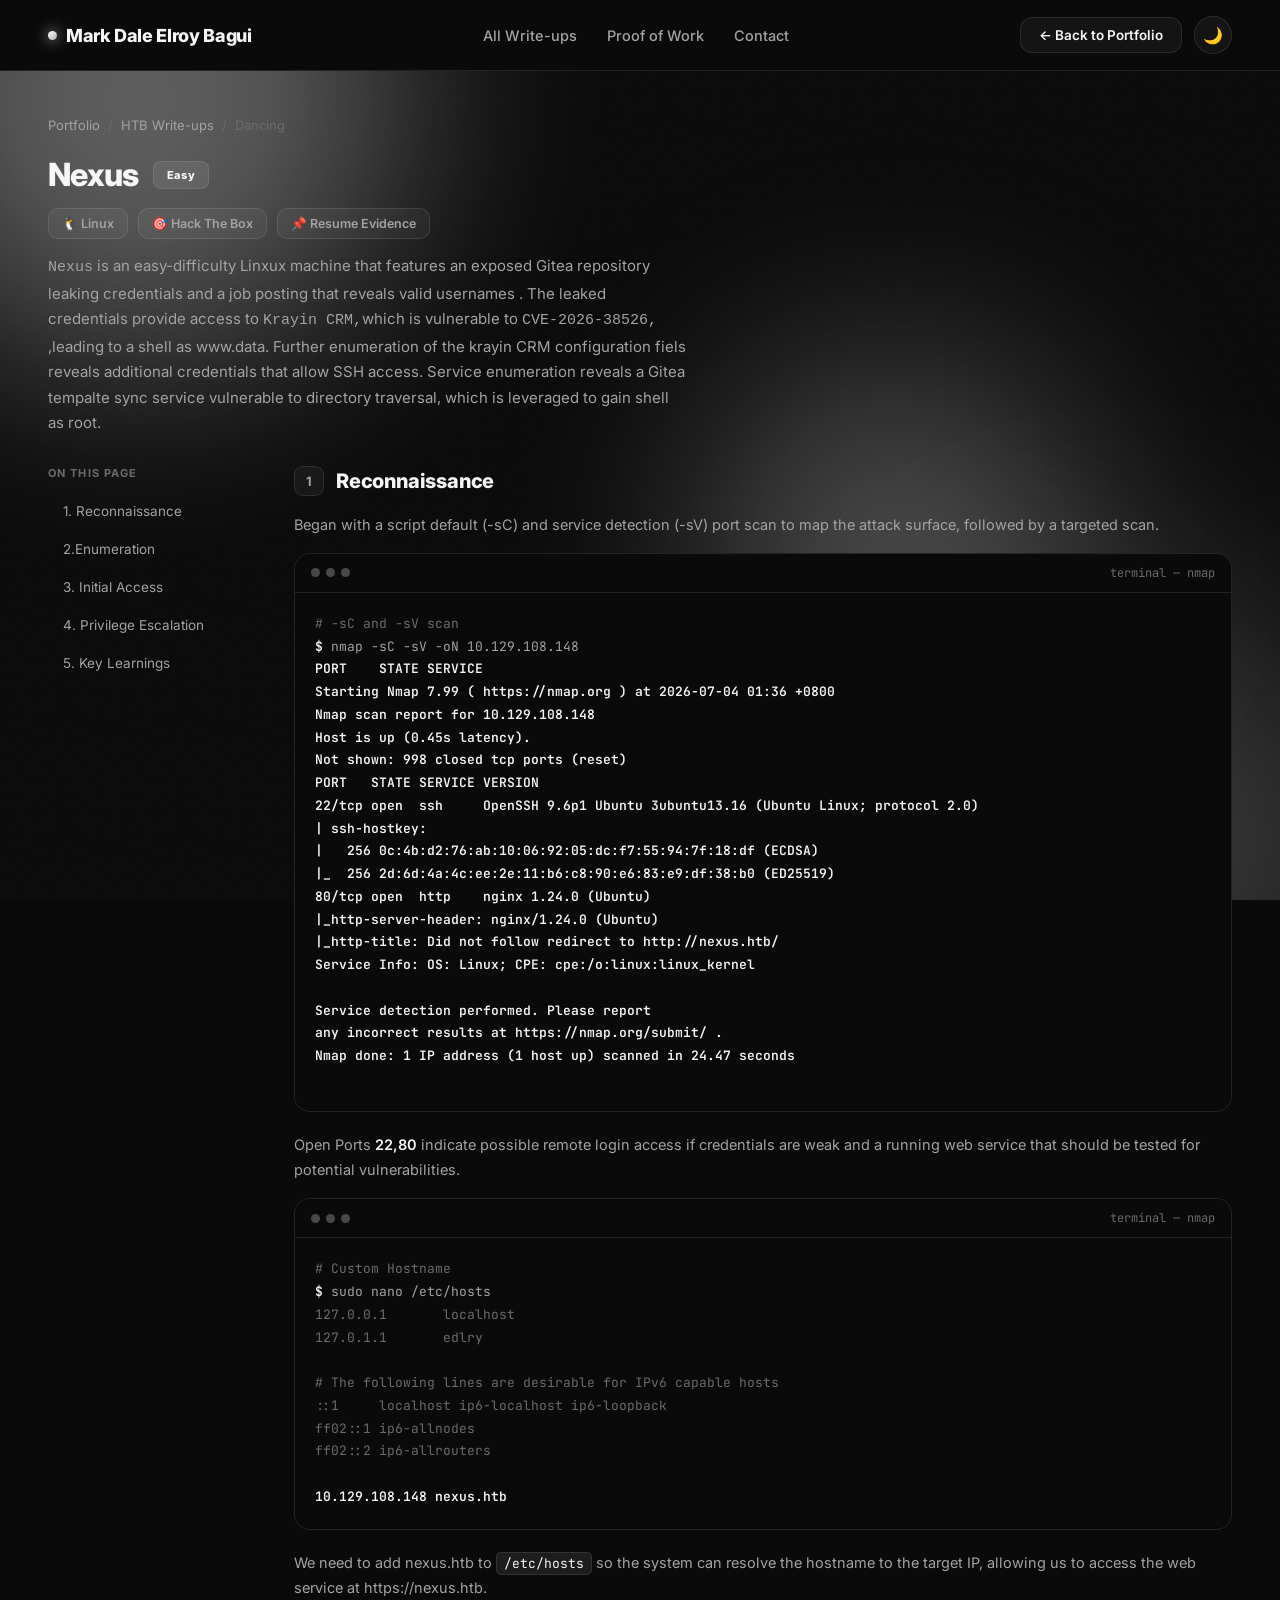
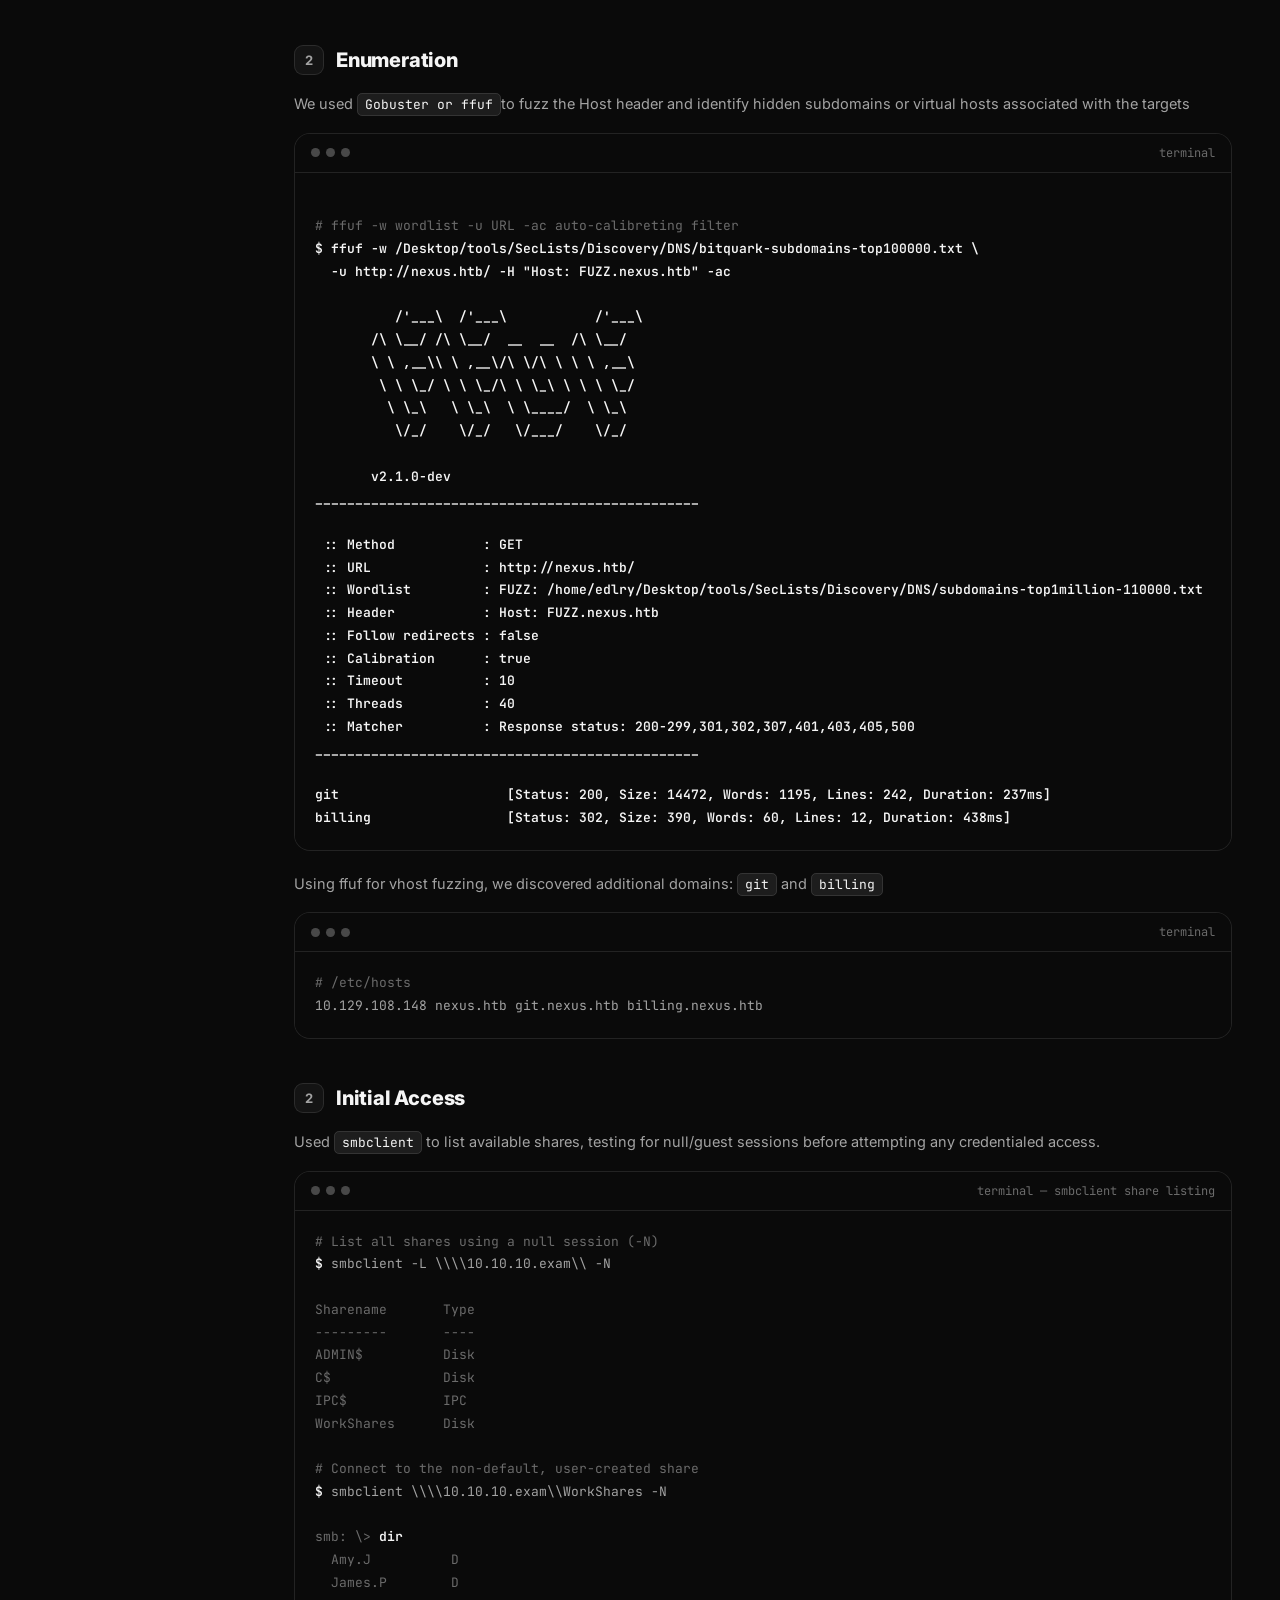
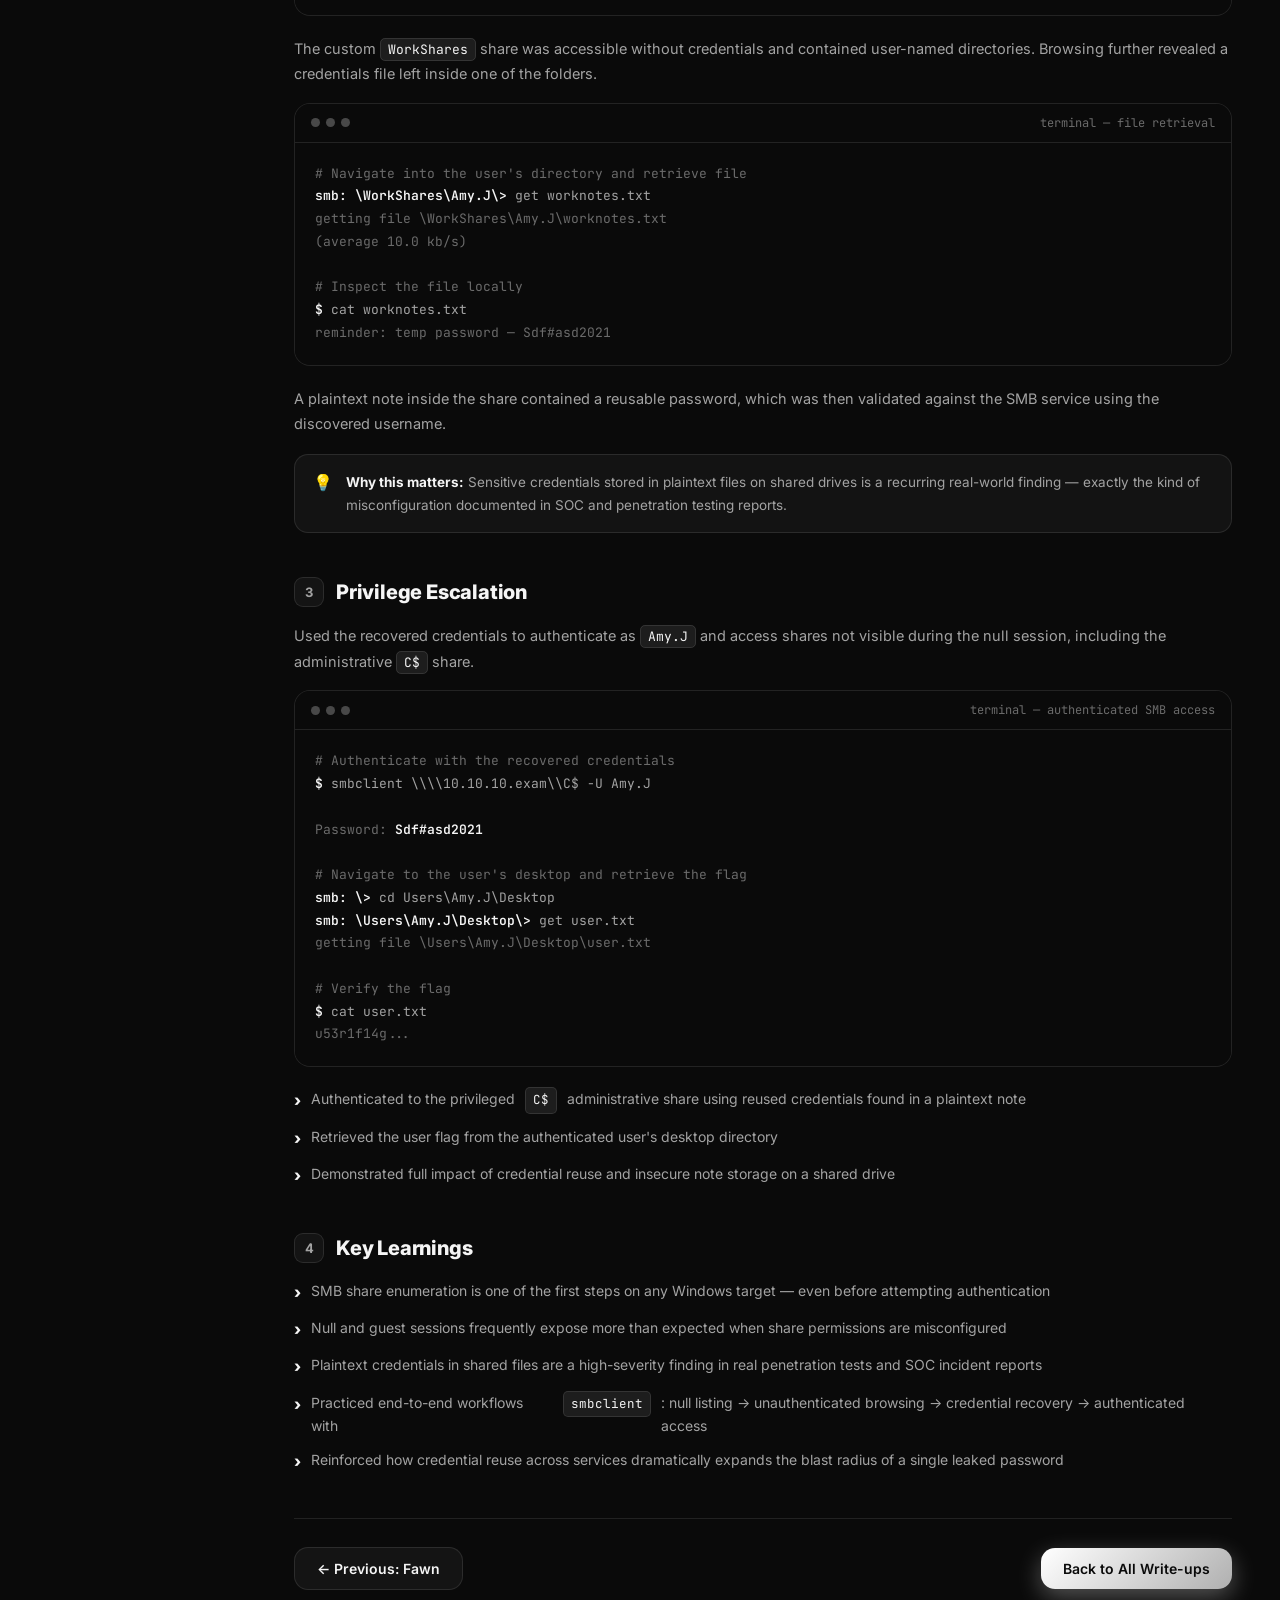
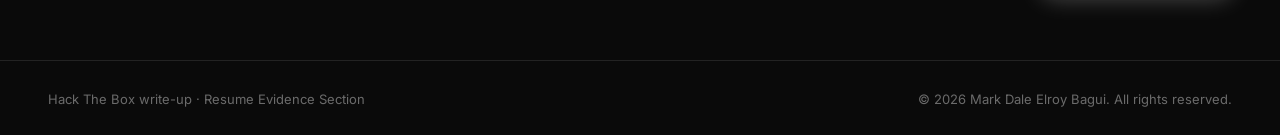
<file: htb/easy/nexus.html>
<!DOCTYPE html>
<html lang="en">
<head>
<meta charset="UTF-8" />
<meta name="viewport" content="width=device-width, initial-scale=1.0" />
<title>Dancing — HTB Write-up | Mark Dale Elroy Bagui</title>
<link rel="preconnect" href="https://fonts.googleapis.com">
<link rel="preconnect" href="https://fonts.gstatic.com" crossorigin>
<link href="https://fonts.googleapis.com/css2?family=Inter:wght@400;500;600;700;800;900&family=JetBrains+Mono:wght@400;500;600&display=swap" rel="stylesheet">
<link rel="stylesheet" href="/css/walktrough.css">
</head>
<body>

<div class="ambient">
  <div class="blob b1"></div>
  <div class="blob b2"></div>
  <div class="blob b3"></div>
</div>
<div class="noise"></div>

<nav>
  <div class="nav-inner">
    <a href="../../index.html" class="logo"><span class="logo-dot"></span> Mark Dale Elroy Bagui</a>
    <ul class="nav-links" id="navLinks">
      <li><a href="../../index.html#htb">All Write-ups</a></li>
      <li><a href="../../index.html#proof">Proof of Work</a></li>
      <li><a href="../../index.html#contact">Contact</a></li>
    </ul>
    <div style="display:flex; align-items:center; gap:12px;">
      <a href="../../index.html" class="nav-back">← Back to Portfolio</a>
      <button class="theme-toggle" id="themeToggle" aria-label="Toggle theme">🌙</button>
      <button class="burger" id="burger" aria-label="Menu">☰</button>
    </div>
  </div>
</nav>

<div class="wrap">

  <section class="writeup-hero reveal">
    <div class="breadcrumb">
      <a href="../../index.html">Portfolio</a>
      <span class="breadcrumb-sep">/</span>
      <a href="../../index.html#htb">HTB Write-ups</a>
      <span class="breadcrumb-sep">/</span>
      Dancing
    </div>
    <div class="writeup-title-row">
      <h1 class="writeup-title">Nexus</h1>
      <span class="diff-badge">Easy</span>
    </div>
    <div class="writeup-meta">
      <span class="meta-badge">🐧 Linux</span>
      <span class="meta-badge">🎯 Hack The Box</span>
      <span class="meta-badge">📌 Resume Evidence</span>
    </div>
    <p class="writeup-sub"><code> Nexus</code> is an easy-difficulty Linxux machine that features an exposed Gitea repository leaking credentials and a job posting that reveals valid usernames
    . The leaked credentials provide access to <code>Krayin CRM,</code>which is vulnerable to <code>CVE-2026-38526,</code>
,leading to a shell as www.data. Further enumeration of the krayin CRM configuration fiels reveals additional credentials that allow SSH access. Service enumeration reveals a Gitea
tempalte sync service vulnerable to directory traversal, which is leveraged to gain shell as root.</p>
  </section>

  <div class="writeup-body">

    <aside class="toc">
      <div class="toc-label">On this page</div>
      <a href="#recon">1. Reconnaissance</a>
      <a href="#enumeration">2.Enumeration</a>
      <a href="#access">3. Initial Access</a>
      <a href="#privesc">4. Privilege Escalation</a>
      <a href="#learnings">5. Key Learnings</a>
    </aside>

    <main>

      <!-- 1. RECON -->
      <section id="recon" class="writeup-section reveal">
        <div class="writeup-h2"><span class="num">1</span> Reconnaissance</div>
        <p class="writeup-p">Began with a script default (-sC) and service detection (-sV) port scan to map the attack surface, followed by a targeted scan.</p>

        <div class="code-block">
          <div class="code-block-head">
            <div class="code-block-dots"><span></span><span></span><span></span></div>
            <div class="code-block-label">terminal — nmap</div>
          </div>
          <pre><span class="c-comment"># -sC and -sV scan</span>
<span class="c-prompt">$</span> nmap -sC -sV -oN 10.129.108.148
<span class="c-prompt">PORT    STATE SERVICE
Starting Nmap 7.99 ( https://nmap.org ) at 2026-07-04 01:36 +0800
Nmap scan report for 10.129.108.148
Host is up (0.45s latency).
Not shown: 998 closed tcp ports (reset)
PORT   STATE SERVICE VERSION
22/tcp open  ssh     OpenSSH 9.6p1 Ubuntu 3ubuntu13.16 (Ubuntu Linux; protocol 2.0)
| ssh-hostkey: 
|   256 0c:4b:d2:76:ab:10:06:92:05:dc:f7:55:94:7f:18:df (ECDSA)
|_  256 2d:6d:4a:4c:ee:2e:11:b6:c8:90:e6:83:e9:df:38:b0 (ED25519)
80/tcp open  http    nginx 1.24.0 (Ubuntu)
|_http-server-header: nginx/1.24.0 (Ubuntu)
|_http-title: Did not follow redirect to http://nexus.htb/
Service Info: OS: Linux; CPE: cpe:/o:linux:linux_kernel

Service detection performed. Please report 
any incorrect results at https://nmap.org/submit/ .
Nmap done: 1 IP address (1 host up) scanned in 24.47 seconds
                                                                         </span></pre>
        </div>
        <p class="writeup-p">Open Ports <strong>22,80</strong> indicate possible remote login access if credentials are weak
             and a running web service that should be tested for potential vulnerabilities. </p>

            <div class="code-block">
          <div class="code-block-head">
            <div class="code-block-dots"><span></span><span></span><span></span></div>
            <div class="code-block-label">terminal — nmap</div>
          </div>
          <pre><span class="c-comment"># Custom Hostname</span>
<span class="c-prompt">$</span> sudo nano /etc/hosts
<span class="c-out">127.0.0.1       localhost
127.0.1.1       edlry

# The following lines are desirable for IPv6 capable hosts
::1     localhost ip6-localhost ip6-loopback
ff02::1 ip6-allnodes
ff02::2 ip6-allrouters
</span>
<span class ="c-prompt">10.129.108.148 nexus.htb</span>
</pre>
                                                                         
        </div>
        <p class="writeup-p">
        We need to add nexus.htb to <code>/etc/hosts</code> so the system can resolve the hostname to the target IP, allowing us to access the web service at https://nexus.htb.
        </p>

      </section>

      <section id="enumeration" class="writeup-section reveal">
        <div class="writeup-h2"><span class="num">2</span>Enumeration</div>
        <p class ="writeup-p">We used <code>Gobuster or ffuf</code>to fuzz the Host header and identify hidden subdomains or virtual hosts associated with the targets</p>
        <div class="code-block">
          <div class="code-block-head">
            <div class="code-block-dots"><span></span><span></span><span></span></div>
            <div class="code-block-label">terminal</div>
          </div>
          <pre>
            <span class="c-comment">
# ffuf -w wordlist -u URL -ac auto-calibreting filter</span>
<span class="c-prompt">$ ffuf -w /Desktop/tools/SecLists/Discovery/DNS/bitquark-subdomains-top100000.txt \ 
  -u http://nexus.htb/ -H "Host: FUZZ.nexus.htb" -ac

          /'___\  /'___\           /'___\       
       /\ \__/ /\ \__/  __  __  /\ \__/       
       \ \ ,__\\ \ ,__\/\ \/\ \ \ \ ,__\      
        \ \ \_/ \ \ \_/\ \ \_\ \ \ \ \_/      
         \ \_\   \ \_\  \ \____/  \ \_\       
          \/_/    \/_/   \/___/    \/_/       

       v2.1.0-dev
________________________________________________

 :: Method           : GET
 :: URL              : http://nexus.htb/
 :: Wordlist         : FUZZ: /home/edlry/Desktop/tools/SecLists/Discovery/DNS/subdomains-top1million-110000.txt
 :: Header           : Host: FUZZ.nexus.htb
 :: Follow redirects : false
 :: Calibration      : true
 :: Timeout          : 10
 :: Threads          : 40
 :: Matcher          : Response status: 200-299,301,302,307,401,403,405,500
________________________________________________

git                     [Status: 200, Size: 14472, Words: 1195, Lines: 242, Duration: 237ms]
billing                 [Status: 302, Size: 390, Words: 60, Lines: 12, Duration: 438ms]
</span></pre>
        </div>
        <p class="writeup-p">Using ffuf for vhost fuzzing, we discovered additional domains: <code>git</code> and <code>billing</code> 
        </p>
        <div class="code-block">
          <div class="code-block-head">
            <div class="code-block-dots"><span></span><span></span><span></span></div>
            <div class="code-block-label">terminal</div>
          </div>
          <pre><span class="c-comment"># /etc/hosts</span>
<span class="p-prompt">10.129.108.148 nexus.htb git.nexus.htb billing.nexus.htb</span></pre>
        </div>
        
      </section>
      <!-- 2. INITIAL ACCESS -->
      <section id="access" class="writeup-section reveal">
        <div class="writeup-h2"><span class="num">2</span> Initial Access</div>
        <p class="writeup-p">Used <code>smbclient</code> to list available shares, testing for null/guest sessions before attempting any credentialed access.</p>

        <div class="code-block">
          <div class="code-block-head">
            <div class="code-block-dots"><span></span><span></span><span></span></div>
            <div class="code-block-label">terminal — smbclient share listing</div>
          </div>
          <pre><span class="c-comment"># List all shares using a null session (-N)</span>
<span class="c-prompt">$</span> smbclient -L \\\\10.10.10.exam\\ -N

<span class="c-out">Sharename       Type
---------       ----
ADMIN$          Disk
C$              Disk
IPC$            IPC
WorkShares      Disk</span>

<span class="c-comment"># Connect to the non-default, user-created share</span>
<span class="c-prompt">$</span> smbclient \\\\10.10.10.exam\\WorkShares -N

<span class="c-out">smb: \></span> <span class="c-prompt">dir</span>
<span class="c-out">  Amy.J          D
  James.P        D</span></pre>
        </div>

        <p class="writeup-p">The custom <code>WorkShares</code> share was accessible without credentials and contained user-named directories. Browsing further revealed a credentials file left inside one of the folders.</p>

        <div class="code-block">
          <div class="code-block-head">
            <div class="code-block-dots"><span></span><span></span><span></span></div>
            <div class="code-block-label">terminal — file retrieval</div>
          </div>
          <pre><span class="c-comment"># Navigate into the user's directory and retrieve file</span>
<span class="c-prompt">smb: \WorkShares\Amy.J\></span> get worknotes.txt
<span class="c-out">getting file \WorkShares\Amy.J\worknotes.txt
(average 10.0 kb/s)</span>

<span class="c-comment"># Inspect the file locally</span>
<span class="c-prompt">$</span> cat worknotes.txt
<span class="c-out">reminder: temp password — Sdf#asd2021</span></pre>
        </div>

        <p class="writeup-p">A plaintext note inside the share contained a reusable password, which was then validated against the SMB service using the discovered username.</p>

        <div class="callout">
          <span class="callout-icon">💡</span>
          <div class="callout-text"><strong>Why this matters:</strong> Sensitive credentials stored in plaintext files on shared drives is a recurring real-world finding — exactly the kind of misconfiguration documented in SOC and penetration testing reports.</div>
        </div>
      </section>

      <!-- 3. PRIVILEGE ESCALATION -->
      <section id="privesc" class="writeup-section reveal">
        <div class="writeup-h2"><span class="num">3</span> Privilege Escalation</div>
        <p class="writeup-p">Used the recovered credentials to authenticate as <code>Amy.J</code> and access shares not visible during the null session, including the administrative <code>C$</code> share.</p>

        <div class="code-block">
          <div class="code-block-head">
            <div class="code-block-dots"><span></span><span></span><span></span></div>
            <div class="code-block-label">terminal — authenticated SMB access</div>
          </div>
          <pre><span class="c-comment"># Authenticate with the recovered credentials</span>
<span class="c-prompt">$</span> smbclient \\\\10.10.10.exam\\C$ -U Amy.J

<span class="c-out">Password:</span> <span class="c-string">Sdf#asd2021</span>

<span class="c-comment"># Navigate to the user's desktop and retrieve the flag</span>
<span class="c-prompt">smb: \></span> cd Users\Amy.J\Desktop
<span class="c-prompt">smb: \Users\Amy.J\Desktop\></span> get user.txt
<span class="c-out">getting file \Users\Amy.J\Desktop\user.txt</span>

<span class="c-comment"># Verify the flag</span>
<span class="c-prompt">$</span> cat user.txt
<span class="c-out">u53r1f14g...</span></pre>
        </div>

        <ul class="findings-list">
          <li>Authenticated to the privileged <code>C$</code> administrative share using reused credentials found in a plaintext note</li>
          <li>Retrieved the user flag from the authenticated user's desktop directory</li>
          <li>Demonstrated full impact of credential reuse and insecure note storage on a shared drive</li>
        </ul>
      </section>

      <!-- 4. KEY LEARNINGS -->
      <section id="learnings" class="writeup-section reveal">
        <div class="writeup-h2"><span class="num">4</span> Key Learnings</div>
        <ul class="findings-list">
          <li>SMB share enumeration is one of the first steps on any Windows target — even before attempting authentication</li>
          <li>Null and guest sessions frequently expose more than expected when share permissions are misconfigured</li>
          <li>Plaintext credentials in shared files are a high-severity finding in real penetration tests and SOC incident reports</li>
          <li>Practiced end-to-end workflows with <code>smbclient</code>: null listing → unauthenticated browsing → credential recovery → authenticated access</li>
          <li>Reinforced how credential reuse across services dramatically expands the blast radius of a single leaked password</li>
        </ul>
      </section>

      <div class="writeup-nav">
        <a href="#" class="btn btn-ghost">← Previous: Fawn</a>
        <a href=".#" class="btn btn-primary">Back to All Write-ups</a>
      </div>

    </main>
  </div>
</div>

<footer>
  <div class="wrap footer-inner">
    <div class="footer-text">Hack The Box write-up · Resume Evidence Section</div>
    <div class="footer-text">© 2026 Mark Dale Elroy Bagui. All rights reserved.</div>
  </div>
</footer>

<script>
  // Theme toggle — same logic as dashboard
  const toggle = document.getElementById('themeToggle');
  const root = document.documentElement;
  toggle.addEventListener('click', () => {
    const isLight = root.getAttribute('data-theme') === 'light';
    root.setAttribute('data-theme', isLight ? 'dark' : 'light');
    toggle.textContent = isLight ? '🌙' : '☀️';
  });

  // Mobile menu
  const burger = document.getElementById('burger');
  const navLinks = document.getElementById('navLinks');
  burger.addEventListener('click', () => navLinks.classList.toggle('mobile-open'));
  navLinks.querySelectorAll('a').forEach(a => a.addEventListener('click', () => navLinks.classList.remove('mobile-open')));

  // Scroll reveal — same as dashboard
  const observer = new IntersectionObserver((entries) => {
    entries.forEach(e => { if(e.isIntersecting){ e.target.classList.add('in'); } });
  }, { threshold: 0.1 });
  document.querySelectorAll('.reveal').forEach(el => observer.observe(el));
</script>

</body>
</html>
</file>
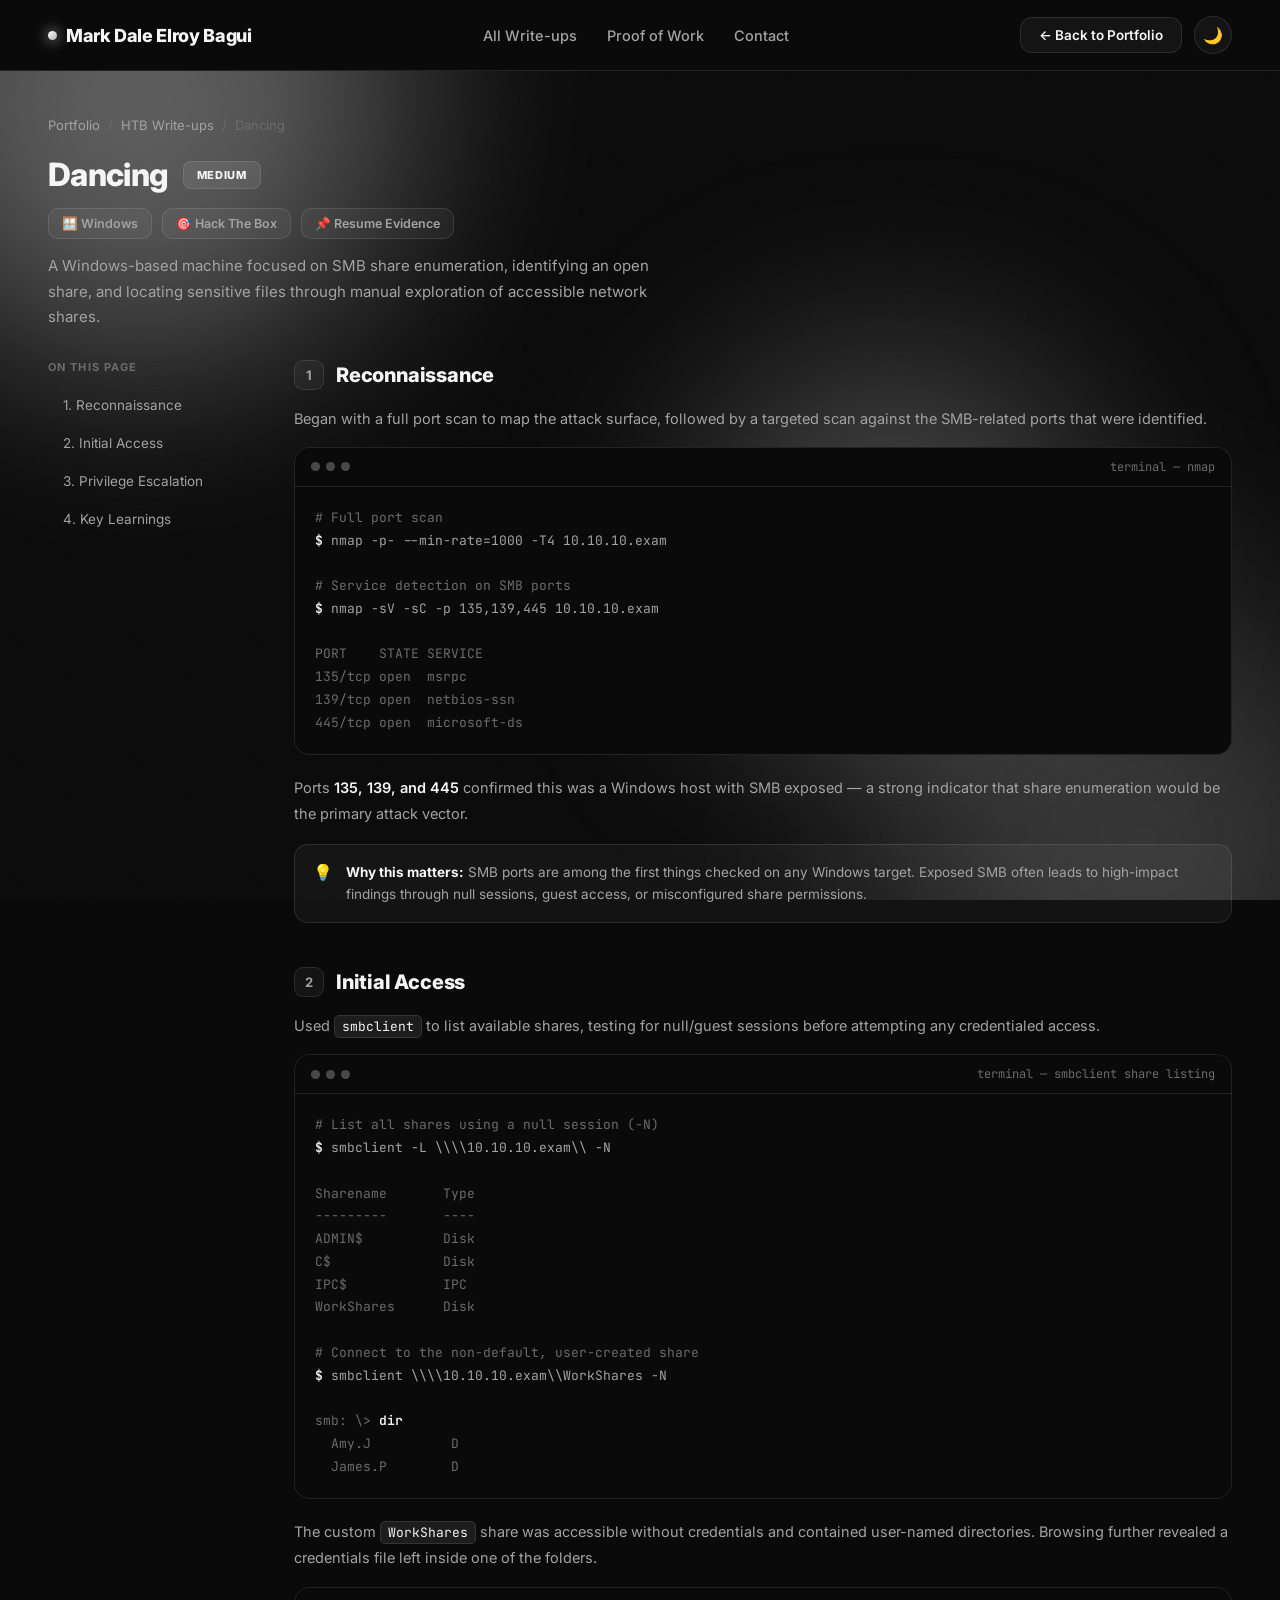
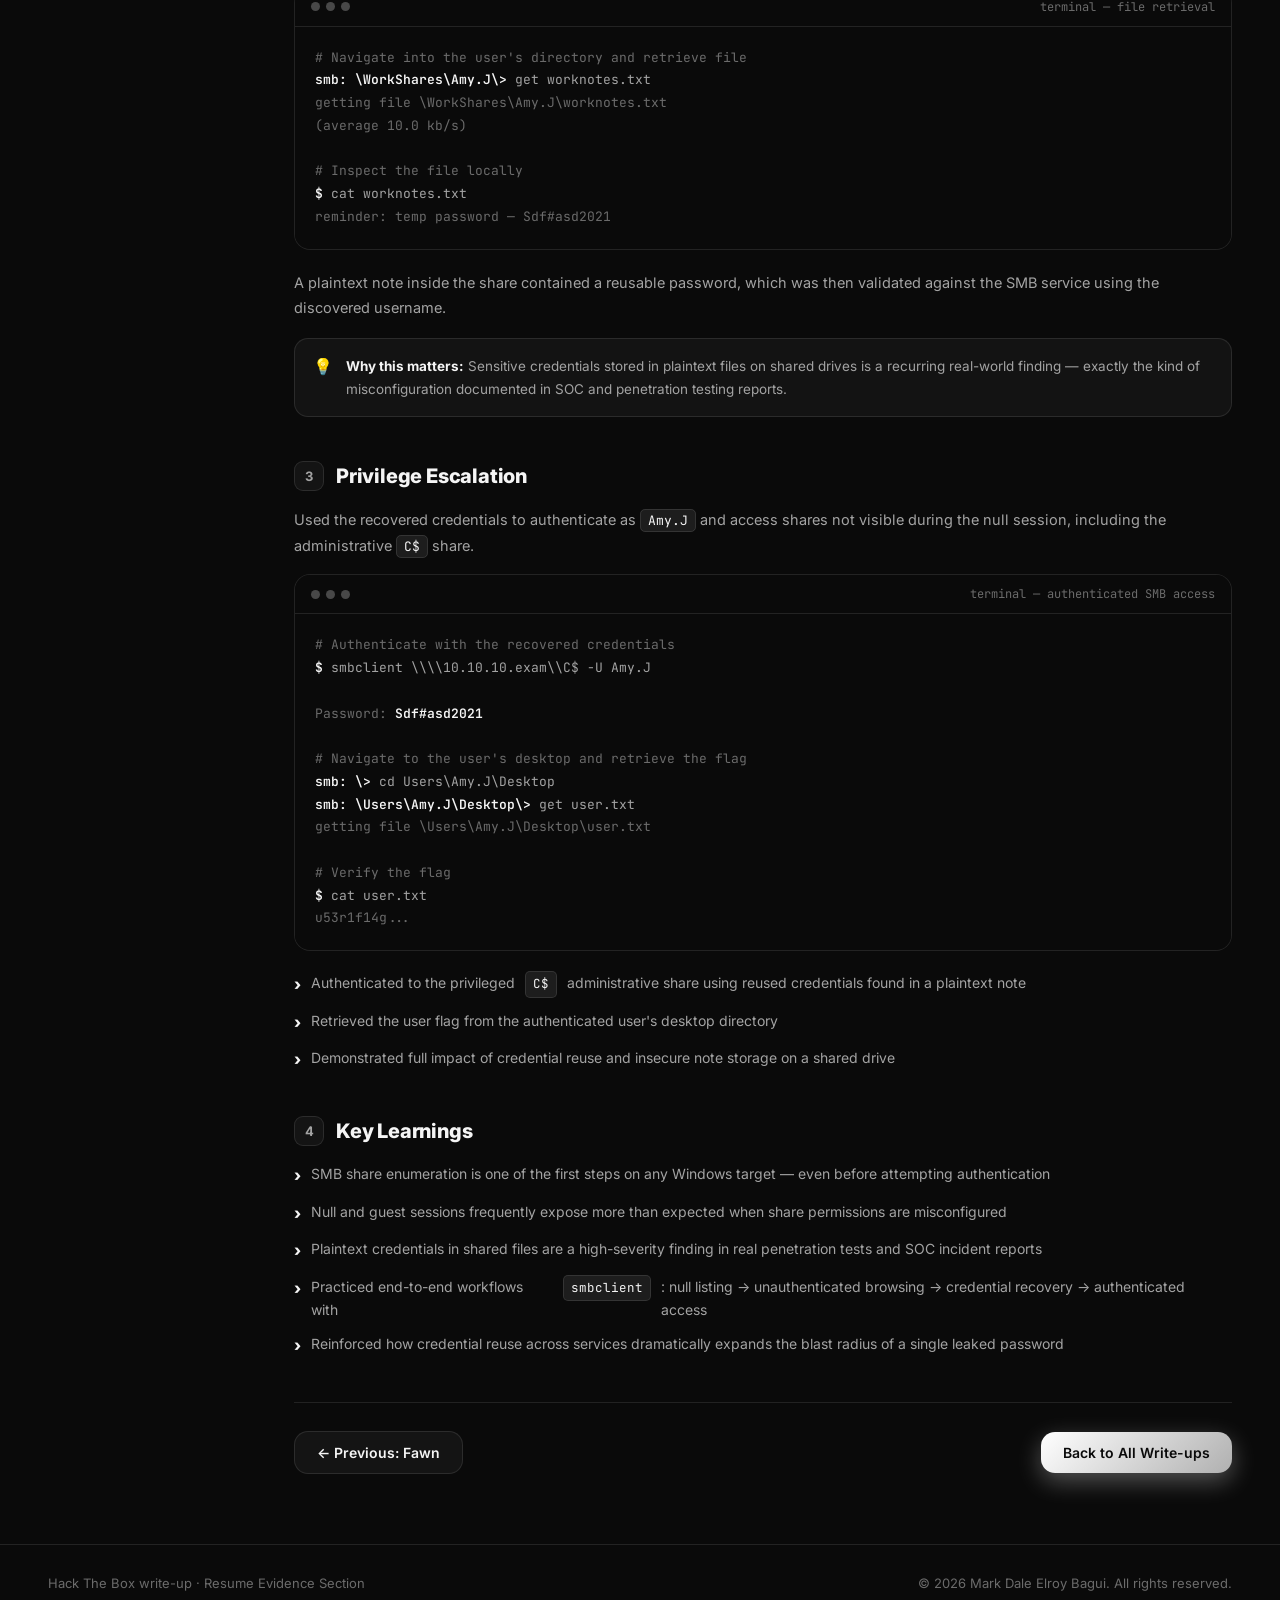
<file: htb/medium/dancing.html>
<!DOCTYPE html>
<html lang="en">
<head>
<meta charset="UTF-8" />
<meta name="viewport" content="width=device-width, initial-scale=1.0" />
<title>Dancing — HTB Write-up | Mark Dale Elroy Bagui</title>
<link rel="preconnect" href="https://fonts.googleapis.com">
<link rel="preconnect" href="https://fonts.gstatic.com" crossorigin>
<link href="https://fonts.googleapis.com/css2?family=Inter:wght@400;500;600;700;800;900&family=JetBrains+Mono:wght@400;500;600&display=swap" rel="stylesheet">
<link rel="stylesheet" href="/css/walktrough.css">
</head>
<body>

<div class="ambient">
  <div class="blob b1"></div>
  <div class="blob b2"></div>
  <div class="blob b3"></div>
</div>
<div class="noise"></div>

<nav>
  <div class="nav-inner">
    <a href="../../index.html" class="logo"><span class="logo-dot"></span> Mark Dale Elroy Bagui</a>
    <ul class="nav-links" id="navLinks">
      <li><a href="../../index.html#htb">All Write-ups</a></li>
      <li><a href="../../index.html#proof">Proof of Work</a></li>
      <li><a href="../../index.html#contact">Contact</a></li>
    </ul>
    <div style="display:flex; align-items:center; gap:12px;">
      <a href="../../index.html" class="nav-back">← Back to Portfolio</a>
      <button class="theme-toggle" id="themeToggle" aria-label="Toggle theme">🌙</button>
      <button class="burger" id="burger" aria-label="Menu">☰</button>
    </div>
  </div>
</nav>

<div class="wrap">

  <section class="writeup-hero reveal">
    <div class="breadcrumb">
      <a href="../../index.html">Portfolio</a>
      <span class="breadcrumb-sep">/</span>
      <a href="../../index.html#htb">HTB Write-ups</a>
      <span class="breadcrumb-sep">/</span>
      Dancing
    </div>
    <div class="writeup-title-row">
      <h1 class="writeup-title">Dancing</h1>
      <span class="diff-badge">MEDIUM</span>
    </div>
    <div class="writeup-meta">
      <span class="meta-badge">🪟 Windows</span>
      <span class="meta-badge">🎯 Hack The Box</span>
      <span class="meta-badge">📌 Resume Evidence</span>
    </div>
    <p class="writeup-sub">A Windows-based machine focused on SMB share enumeration, identifying an open share, and locating sensitive files through manual exploration of accessible network shares.</p>
  </section>

  <div class="writeup-body">

    <aside class="toc">
      <div class="toc-label">On this page</div>
      <a href="#recon">1. Reconnaissance</a>
      <a href="#access">2. Initial Access</a>
      <a href="#privesc">3. Privilege Escalation</a>
      <a href="#learnings">4. Key Learnings</a>
    </aside>

    <main>

      <!-- 1. RECON -->
      <section id="recon" class="writeup-section reveal">
        <div class="writeup-h2"><span class="num">1</span> Reconnaissance</div>
        <p class="writeup-p">Began with a full port scan to map the attack surface, followed by a targeted scan against the SMB-related ports that were identified.</p>

        <div class="code-block">
          <div class="code-block-head">
            <div class="code-block-dots"><span></span><span></span><span></span></div>
            <div class="code-block-label">terminal — nmap</div>
          </div>
          <pre><span class="c-comment"># Full port scan</span>
<span class="c-prompt">$</span> nmap -p- --min-rate=1000 -T4 10.10.10.exam

<span class="c-comment"># Service detection on SMB ports</span>
<span class="c-prompt">$</span> nmap -sV -sC -p 135,139,445 10.10.10.exam

<span class="c-out">PORT    STATE SERVICE
135/tcp open  msrpc
139/tcp open  netbios-ssn
445/tcp open  microsoft-ds</span></pre>
        </div>

        <p class="writeup-p">Ports <strong>135, 139, and 445</strong> confirmed this was a Windows host with SMB exposed — a strong indicator that share enumeration would be the primary attack vector.</p>

        <div class="callout">
          <span class="callout-icon">💡</span>
          <div class="callout-text"><strong>Why this matters:</strong> SMB ports are among the first things checked on any Windows target. Exposed SMB often leads to high-impact findings through null sessions, guest access, or misconfigured share permissions.</div>
        </div>
      </section>

      <!-- 2. INITIAL ACCESS -->
      <section id="access" class="writeup-section reveal">
        <div class="writeup-h2"><span class="num">2</span> Initial Access</div>
        <p class="writeup-p">Used <code>smbclient</code> to list available shares, testing for null/guest sessions before attempting any credentialed access.</p>

        <div class="code-block">
          <div class="code-block-head">
            <div class="code-block-dots"><span></span><span></span><span></span></div>
            <div class="code-block-label">terminal — smbclient share listing</div>
          </div>
          <pre><span class="c-comment"># List all shares using a null session (-N)</span>
<span class="c-prompt">$</span> smbclient -L \\\\10.10.10.exam\\ -N

<span class="c-out">Sharename       Type
---------       ----
ADMIN$          Disk
C$              Disk
IPC$            IPC
WorkShares      Disk</span>

<span class="c-comment"># Connect to the non-default, user-created share</span>
<span class="c-prompt">$</span> smbclient \\\\10.10.10.exam\\WorkShares -N

<span class="c-out">smb: \></span> <span class="c-prompt">dir</span>
<span class="c-out">  Amy.J          D
  James.P        D</span></pre>
        </div>

        <p class="writeup-p">The custom <code>WorkShares</code> share was accessible without credentials and contained user-named directories. Browsing further revealed a credentials file left inside one of the folders.</p>

        <div class="code-block">
          <div class="code-block-head">
            <div class="code-block-dots"><span></span><span></span><span></span></div>
            <div class="code-block-label">terminal — file retrieval</div>
          </div>
          <pre><span class="c-comment"># Navigate into the user's directory and retrieve file</span>
<span class="c-prompt">smb: \WorkShares\Amy.J\></span> get worknotes.txt
<span class="c-out">getting file \WorkShares\Amy.J\worknotes.txt
(average 10.0 kb/s)</span>

<span class="c-comment"># Inspect the file locally</span>
<span class="c-prompt">$</span> cat worknotes.txt
<span class="c-out">reminder: temp password — Sdf#asd2021</span></pre>
        </div>

        <p class="writeup-p">A plaintext note inside the share contained a reusable password, which was then validated against the SMB service using the discovered username.</p>

        <div class="callout">
          <span class="callout-icon">💡</span>
          <div class="callout-text"><strong>Why this matters:</strong> Sensitive credentials stored in plaintext files on shared drives is a recurring real-world finding — exactly the kind of misconfiguration documented in SOC and penetration testing reports.</div>
        </div>
      </section>

      <!-- 3. PRIVILEGE ESCALATION -->
      <section id="privesc" class="writeup-section reveal">
        <div class="writeup-h2"><span class="num">3</span> Privilege Escalation</div>
        <p class="writeup-p">Used the recovered credentials to authenticate as <code>Amy.J</code> and access shares not visible during the null session, including the administrative <code>C$</code> share.</p>

        <div class="code-block">
          <div class="code-block-head">
            <div class="code-block-dots"><span></span><span></span><span></span></div>
            <div class="code-block-label">terminal — authenticated SMB access</div>
          </div>
          <pre><span class="c-comment"># Authenticate with the recovered credentials</span>
<span class="c-prompt">$</span> smbclient \\\\10.10.10.exam\\C$ -U Amy.J

<span class="c-out">Password:</span> <span class="c-string">Sdf#asd2021</span>

<span class="c-comment"># Navigate to the user's desktop and retrieve the flag</span>
<span class="c-prompt">smb: \></span> cd Users\Amy.J\Desktop
<span class="c-prompt">smb: \Users\Amy.J\Desktop\></span> get user.txt
<span class="c-out">getting file \Users\Amy.J\Desktop\user.txt</span>

<span class="c-comment"># Verify the flag</span>
<span class="c-prompt">$</span> cat user.txt
<span class="c-out">u53r1f14g...</span></pre>
        </div>

        <ul class="findings-list">
          <li>Authenticated to the privileged <code>C$</code> administrative share using reused credentials found in a plaintext note</li>
          <li>Retrieved the user flag from the authenticated user's desktop directory</li>
          <li>Demonstrated full impact of credential reuse and insecure note storage on a shared drive</li>
        </ul>
      </section>

      <!-- 4. KEY LEARNINGS -->
      <section id="learnings" class="writeup-section reveal">
        <div class="writeup-h2"><span class="num">4</span> Key Learnings</div>
        <ul class="findings-list">
          <li>SMB share enumeration is one of the first steps on any Windows target — even before attempting authentication</li>
          <li>Null and guest sessions frequently expose more than expected when share permissions are misconfigured</li>
          <li>Plaintext credentials in shared files are a high-severity finding in real penetration tests and SOC incident reports</li>
          <li>Practiced end-to-end workflows with <code>smbclient</code>: null listing → unauthenticated browsing → credential recovery → authenticated access</li>
          <li>Reinforced how credential reuse across services dramatically expands the blast radius of a single leaked password</li>
        </ul>
      </section>

      <div class="writeup-nav">
        <a href="#" class="btn btn-ghost">← Previous: Fawn</a>
        <a href=".#" class="btn btn-primary">Back to All Write-ups</a>
      </div>

    </main>
  </div>
</div>

<footer>
  <div class="wrap footer-inner">
    <div class="footer-text">Hack The Box write-up · Resume Evidence Section</div>
    <div class="footer-text">© 2026 Mark Dale Elroy Bagui. All rights reserved.</div>
  </div>
</footer>

<script>
  // Theme toggle — same logic as dashboard
  const toggle = document.getElementById('themeToggle');
  const root = document.documentElement;
  toggle.addEventListener('click', () => {
    const isLight = root.getAttribute('data-theme') === 'light';
    root.setAttribute('data-theme', isLight ? 'dark' : 'light');
    toggle.textContent = isLight ? '🌙' : '☀️';
  });

  // Mobile menu
  const burger = document.getElementById('burger');
  const navLinks = document.getElementById('navLinks');
  burger.addEventListener('click', () => navLinks.classList.toggle('mobile-open'));
  navLinks.querySelectorAll('a').forEach(a => a.addEventListener('click', () => navLinks.classList.remove('mobile-open')));

  // Scroll reveal — same as dashboard
  const observer = new IntersectionObserver((entries) => {
    entries.forEach(e => { if(e.isIntersecting){ e.target.classList.add('in'); } });
  }, { threshold: 0.1 });
  document.querySelectorAll('.reveal').forEach(el => observer.observe(el));
</script>

</body>
</html>
</file>
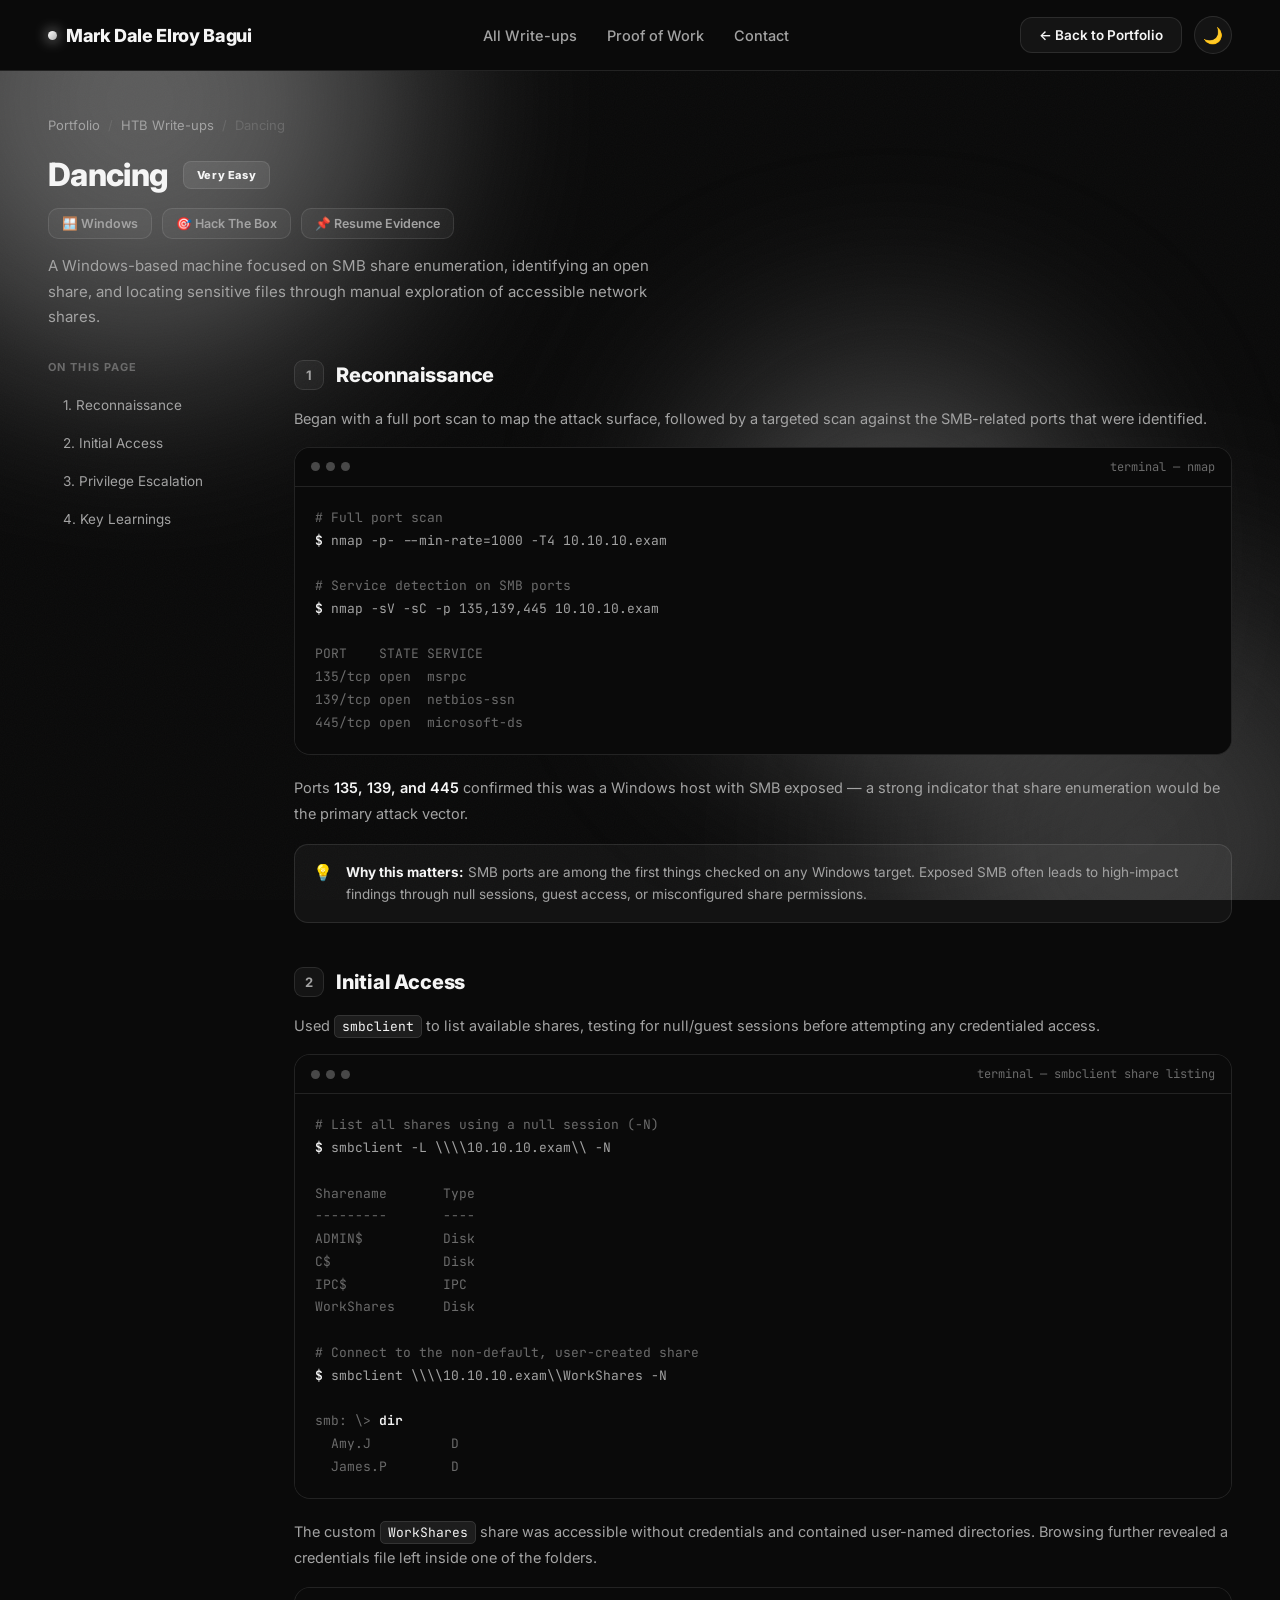
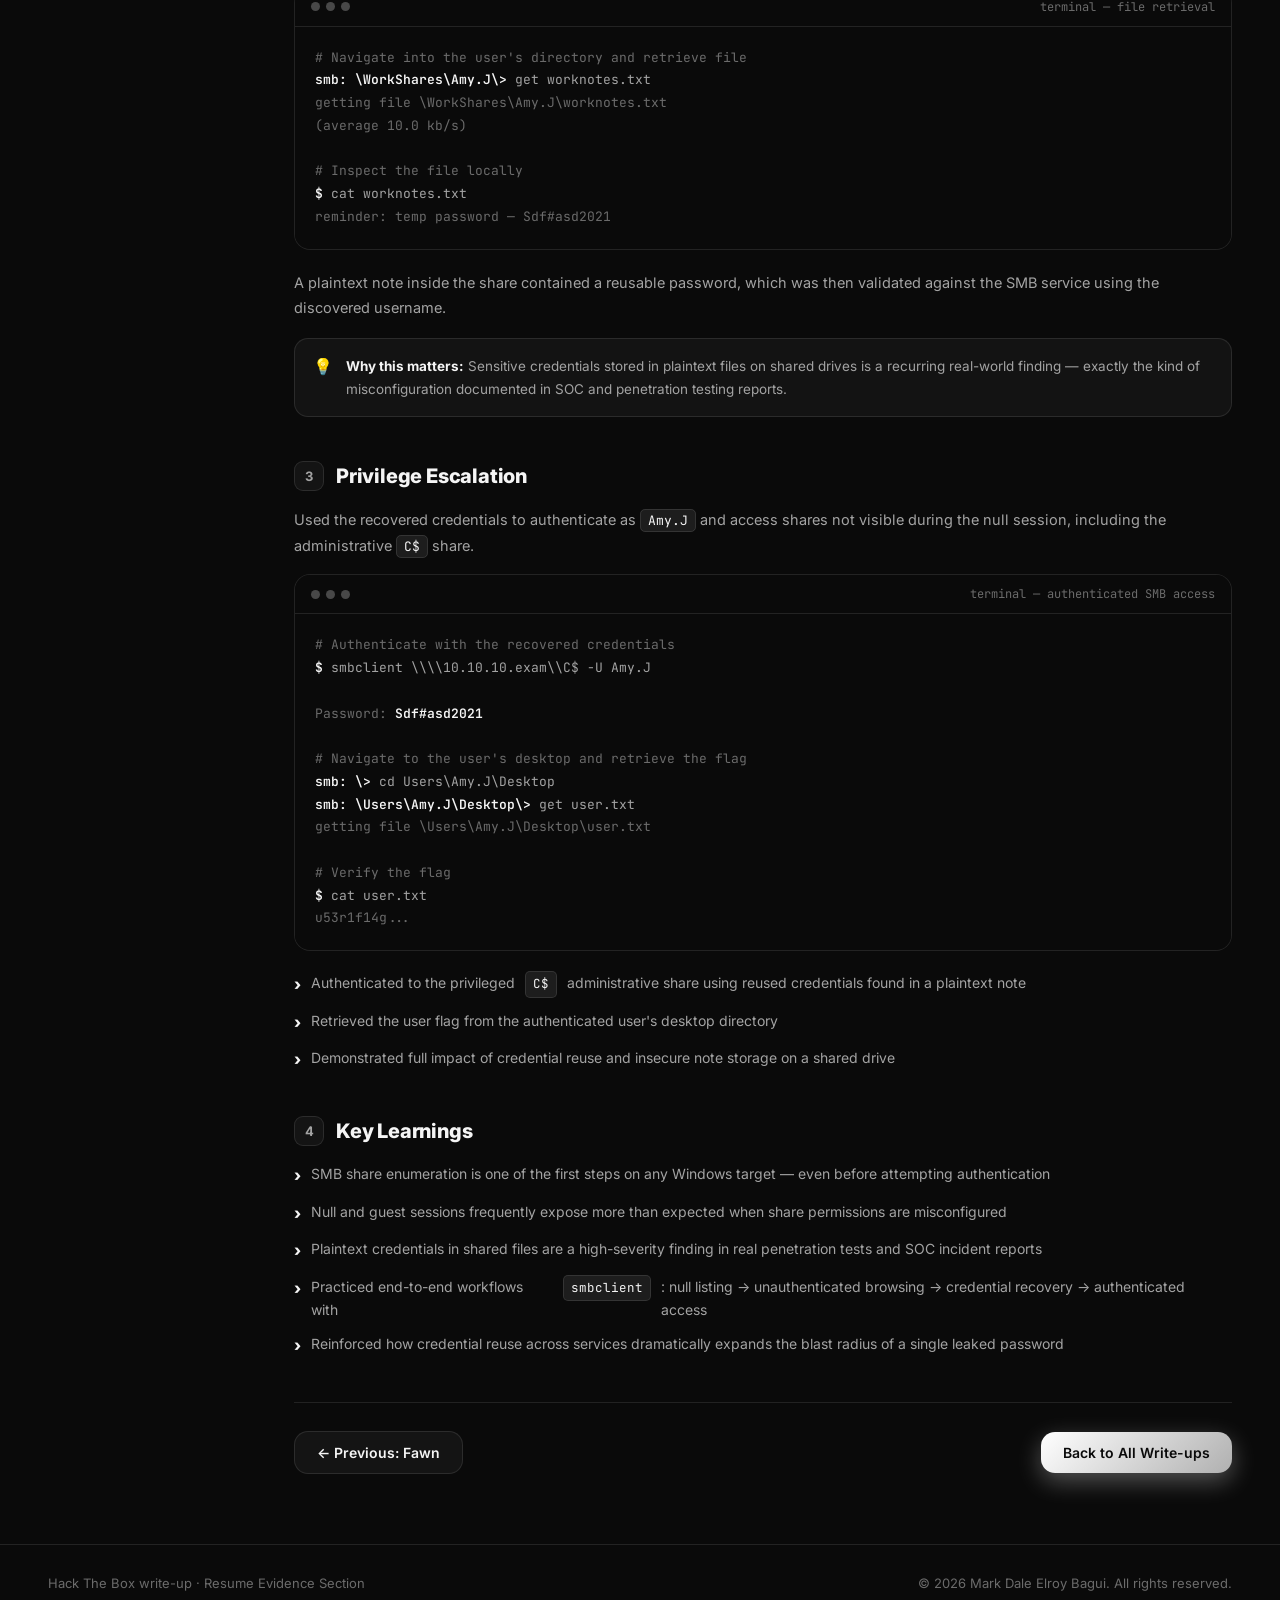
<file: htb/very_easy/dancing.html>
<!DOCTYPE html>
<html lang="en">
<head>
<meta charset="UTF-8" />
<meta name="viewport" content="width=device-width, initial-scale=1.0" />
<title>Dancing — HTB Write-up | Mark Dale Elroy Bagui</title>
<link rel="preconnect" href="https://fonts.googleapis.com">
<link rel="preconnect" href="https://fonts.gstatic.com" crossorigin>
<link href="https://fonts.googleapis.com/css2?family=Inter:wght@400;500;600;700;800;900&family=JetBrains+Mono:wght@400;500;600&display=swap" rel="stylesheet">
<link rel="stylesheet" href="/css/walktrough.css">
</head>
<body>

<div class="ambient">
  <div class="blob b1"></div>
  <div class="blob b2"></div>
  <div class="blob b3"></div>
</div>
<div class="noise"></div>

<nav>
  <div class="nav-inner">
    <a href="../../index.html" class="logo"><span class="logo-dot"></span> Mark Dale Elroy Bagui</a>
    <ul class="nav-links" id="navLinks">
      <li><a href="../../index.html#htb">All Write-ups</a></li>
      <li><a href="../../index.html#proof">Proof of Work</a></li>
      <li><a href="../../index.html#contact">Contact</a></li>
    </ul>
    <div style="display:flex; align-items:center; gap:12px;">
      <a href="../../index.html" class="nav-back">← Back to Portfolio</a>
      <button class="theme-toggle" id="themeToggle" aria-label="Toggle theme">🌙</button>
      <button class="burger" id="burger" aria-label="Menu">☰</button>
    </div>
  </div>
</nav>

<div class="wrap">

  <section class="writeup-hero reveal">
    <div class="breadcrumb">
      <a href="../../index.html">Portfolio</a>
      <span class="breadcrumb-sep">/</span>
      <a href="../../index.html#htb">HTB Write-ups</a>
      <span class="breadcrumb-sep">/</span>
      Dancing
    </div>
    <div class="writeup-title-row">
      <h1 class="writeup-title">Dancing</h1>
      <span class="diff-badge">Very Easy</span>
    </div>
    <div class="writeup-meta">
      <span class="meta-badge">🪟 Windows</span>
      <span class="meta-badge">🎯 Hack The Box</span>
      <span class="meta-badge">📌 Resume Evidence</span>
    </div>
    <p class="writeup-sub">A Windows-based machine focused on SMB share enumeration, identifying an open share, and locating sensitive files through manual exploration of accessible network shares.</p>
  </section>

  <div class="writeup-body">

    <aside class="toc">
      <div class="toc-label">On this page</div>
      <a href="#recon">1. Reconnaissance</a>
      <a href="#access">2. Initial Access</a>
      <a href="#privesc">3. Privilege Escalation</a>
      <a href="#learnings">4. Key Learnings</a>
    </aside>

    <main>

      <!-- 1. RECON -->
      <section id="recon" class="writeup-section reveal">
        <div class="writeup-h2"><span class="num">1</span> Reconnaissance</div>
        <p class="writeup-p">Began with a full port scan to map the attack surface, followed by a targeted scan against the SMB-related ports that were identified.</p>

        <div class="code-block">
          <div class="code-block-head">
            <div class="code-block-dots"><span></span><span></span><span></span></div>
            <div class="code-block-label">terminal — nmap</div>
          </div>
          <pre><span class="c-comment"># Full port scan</span>
<span class="c-prompt">$</span> nmap -p- --min-rate=1000 -T4 10.10.10.exam

<span class="c-comment"># Service detection on SMB ports</span>
<span class="c-prompt">$</span> nmap -sV -sC -p 135,139,445 10.10.10.exam

<span class="c-out">PORT    STATE SERVICE
135/tcp open  msrpc
139/tcp open  netbios-ssn
445/tcp open  microsoft-ds</span></pre>
        </div>

        <p class="writeup-p">Ports <strong>135, 139, and 445</strong> confirmed this was a Windows host with SMB exposed — a strong indicator that share enumeration would be the primary attack vector.</p>

        <div class="callout">
          <span class="callout-icon">💡</span>
          <div class="callout-text"><strong>Why this matters:</strong> SMB ports are among the first things checked on any Windows target. Exposed SMB often leads to high-impact findings through null sessions, guest access, or misconfigured share permissions.</div>
        </div>
      </section>

      <!-- 2. INITIAL ACCESS -->
      <section id="access" class="writeup-section reveal">
        <div class="writeup-h2"><span class="num">2</span> Initial Access</div>
        <p class="writeup-p">Used <code>smbclient</code> to list available shares, testing for null/guest sessions before attempting any credentialed access.</p>

        <div class="code-block">
          <div class="code-block-head">
            <div class="code-block-dots"><span></span><span></span><span></span></div>
            <div class="code-block-label">terminal — smbclient share listing</div>
          </div>
          <pre><span class="c-comment"># List all shares using a null session (-N)</span>
<span class="c-prompt">$</span> smbclient -L \\\\10.10.10.exam\\ -N

<span class="c-out">Sharename       Type
---------       ----
ADMIN$          Disk
C$              Disk
IPC$            IPC
WorkShares      Disk</span>

<span class="c-comment"># Connect to the non-default, user-created share</span>
<span class="c-prompt">$</span> smbclient \\\\10.10.10.exam\\WorkShares -N

<span class="c-out">smb: \></span> <span class="c-prompt">dir</span>
<span class="c-out">  Amy.J          D
  James.P        D</span></pre>
        </div>

        <p class="writeup-p">The custom <code>WorkShares</code> share was accessible without credentials and contained user-named directories. Browsing further revealed a credentials file left inside one of the folders.</p>

        <div class="code-block">
          <div class="code-block-head">
            <div class="code-block-dots"><span></span><span></span><span></span></div>
            <div class="code-block-label">terminal — file retrieval</div>
          </div>
          <pre><span class="c-comment"># Navigate into the user's directory and retrieve file</span>
<span class="c-prompt">smb: \WorkShares\Amy.J\></span> get worknotes.txt
<span class="c-out">getting file \WorkShares\Amy.J\worknotes.txt
(average 10.0 kb/s)</span>

<span class="c-comment"># Inspect the file locally</span>
<span class="c-prompt">$</span> cat worknotes.txt
<span class="c-out">reminder: temp password — Sdf#asd2021</span></pre>
        </div>

        <p class="writeup-p">A plaintext note inside the share contained a reusable password, which was then validated against the SMB service using the discovered username.</p>

        <div class="callout">
          <span class="callout-icon">💡</span>
          <div class="callout-text"><strong>Why this matters:</strong> Sensitive credentials stored in plaintext files on shared drives is a recurring real-world finding — exactly the kind of misconfiguration documented in SOC and penetration testing reports.</div>
        </div>
      </section>

      <!-- 3. PRIVILEGE ESCALATION -->
      <section id="privesc" class="writeup-section reveal">
        <div class="writeup-h2"><span class="num">3</span> Privilege Escalation</div>
        <p class="writeup-p">Used the recovered credentials to authenticate as <code>Amy.J</code> and access shares not visible during the null session, including the administrative <code>C$</code> share.</p>

        <div class="code-block">
          <div class="code-block-head">
            <div class="code-block-dots"><span></span><span></span><span></span></div>
            <div class="code-block-label">terminal — authenticated SMB access</div>
          </div>
          <pre><span class="c-comment"># Authenticate with the recovered credentials</span>
<span class="c-prompt">$</span> smbclient \\\\10.10.10.exam\\C$ -U Amy.J

<span class="c-out">Password:</span> <span class="c-string">Sdf#asd2021</span>

<span class="c-comment"># Navigate to the user's desktop and retrieve the flag</span>
<span class="c-prompt">smb: \></span> cd Users\Amy.J\Desktop
<span class="c-prompt">smb: \Users\Amy.J\Desktop\></span> get user.txt
<span class="c-out">getting file \Users\Amy.J\Desktop\user.txt</span>

<span class="c-comment"># Verify the flag</span>
<span class="c-prompt">$</span> cat user.txt
<span class="c-out">u53r1f14g...</span></pre>
        </div>

        <ul class="findings-list">
          <li>Authenticated to the privileged <code>C$</code> administrative share using reused credentials found in a plaintext note</li>
          <li>Retrieved the user flag from the authenticated user's desktop directory</li>
          <li>Demonstrated full impact of credential reuse and insecure note storage on a shared drive</li>
        </ul>
      </section>

      <!-- 4. KEY LEARNINGS -->
      <section id="learnings" class="writeup-section reveal">
        <div class="writeup-h2"><span class="num">4</span> Key Learnings</div>
        <ul class="findings-list">
          <li>SMB share enumeration is one of the first steps on any Windows target — even before attempting authentication</li>
          <li>Null and guest sessions frequently expose more than expected when share permissions are misconfigured</li>
          <li>Plaintext credentials in shared files are a high-severity finding in real penetration tests and SOC incident reports</li>
          <li>Practiced end-to-end workflows with <code>smbclient</code>: null listing → unauthenticated browsing → credential recovery → authenticated access</li>
          <li>Reinforced how credential reuse across services dramatically expands the blast radius of a single leaked password</li>
        </ul>
      </section>

      <div class="writeup-nav">
        <a href="#" class="btn btn-ghost">← Previous: Fawn</a>
        <a href=".#" class="btn btn-primary">Back to All Write-ups</a>
      </div>

    </main>
  </div>
</div>

<footer>
  <div class="wrap footer-inner">
    <div class="footer-text">Hack The Box write-up · Resume Evidence Section</div>
    <div class="footer-text">© 2026 Mark Dale Elroy Bagui. All rights reserved.</div>
  </div>
</footer>

<script>
  // Theme toggle — same logic as dashboard
  const toggle = document.getElementById('themeToggle');
  const root = document.documentElement;
  toggle.addEventListener('click', () => {
    const isLight = root.getAttribute('data-theme') === 'light';
    root.setAttribute('data-theme', isLight ? 'dark' : 'light');
    toggle.textContent = isLight ? '🌙' : '☀️';
  });

  // Mobile menu
  const burger = document.getElementById('burger');
  const navLinks = document.getElementById('navLinks');
  burger.addEventListener('click', () => navLinks.classList.toggle('mobile-open'));
  navLinks.querySelectorAll('a').forEach(a => a.addEventListener('click', () => navLinks.classList.remove('mobile-open')));

  // Scroll reveal — same as dashboard
  const observer = new IntersectionObserver((entries) => {
    entries.forEach(e => { if(e.isIntersecting){ e.target.classList.add('in'); } });
  }, { threshold: 0.1 });
  document.querySelectorAll('.reveal').forEach(el => observer.observe(el));
</script>

</body>
</html>
</file>
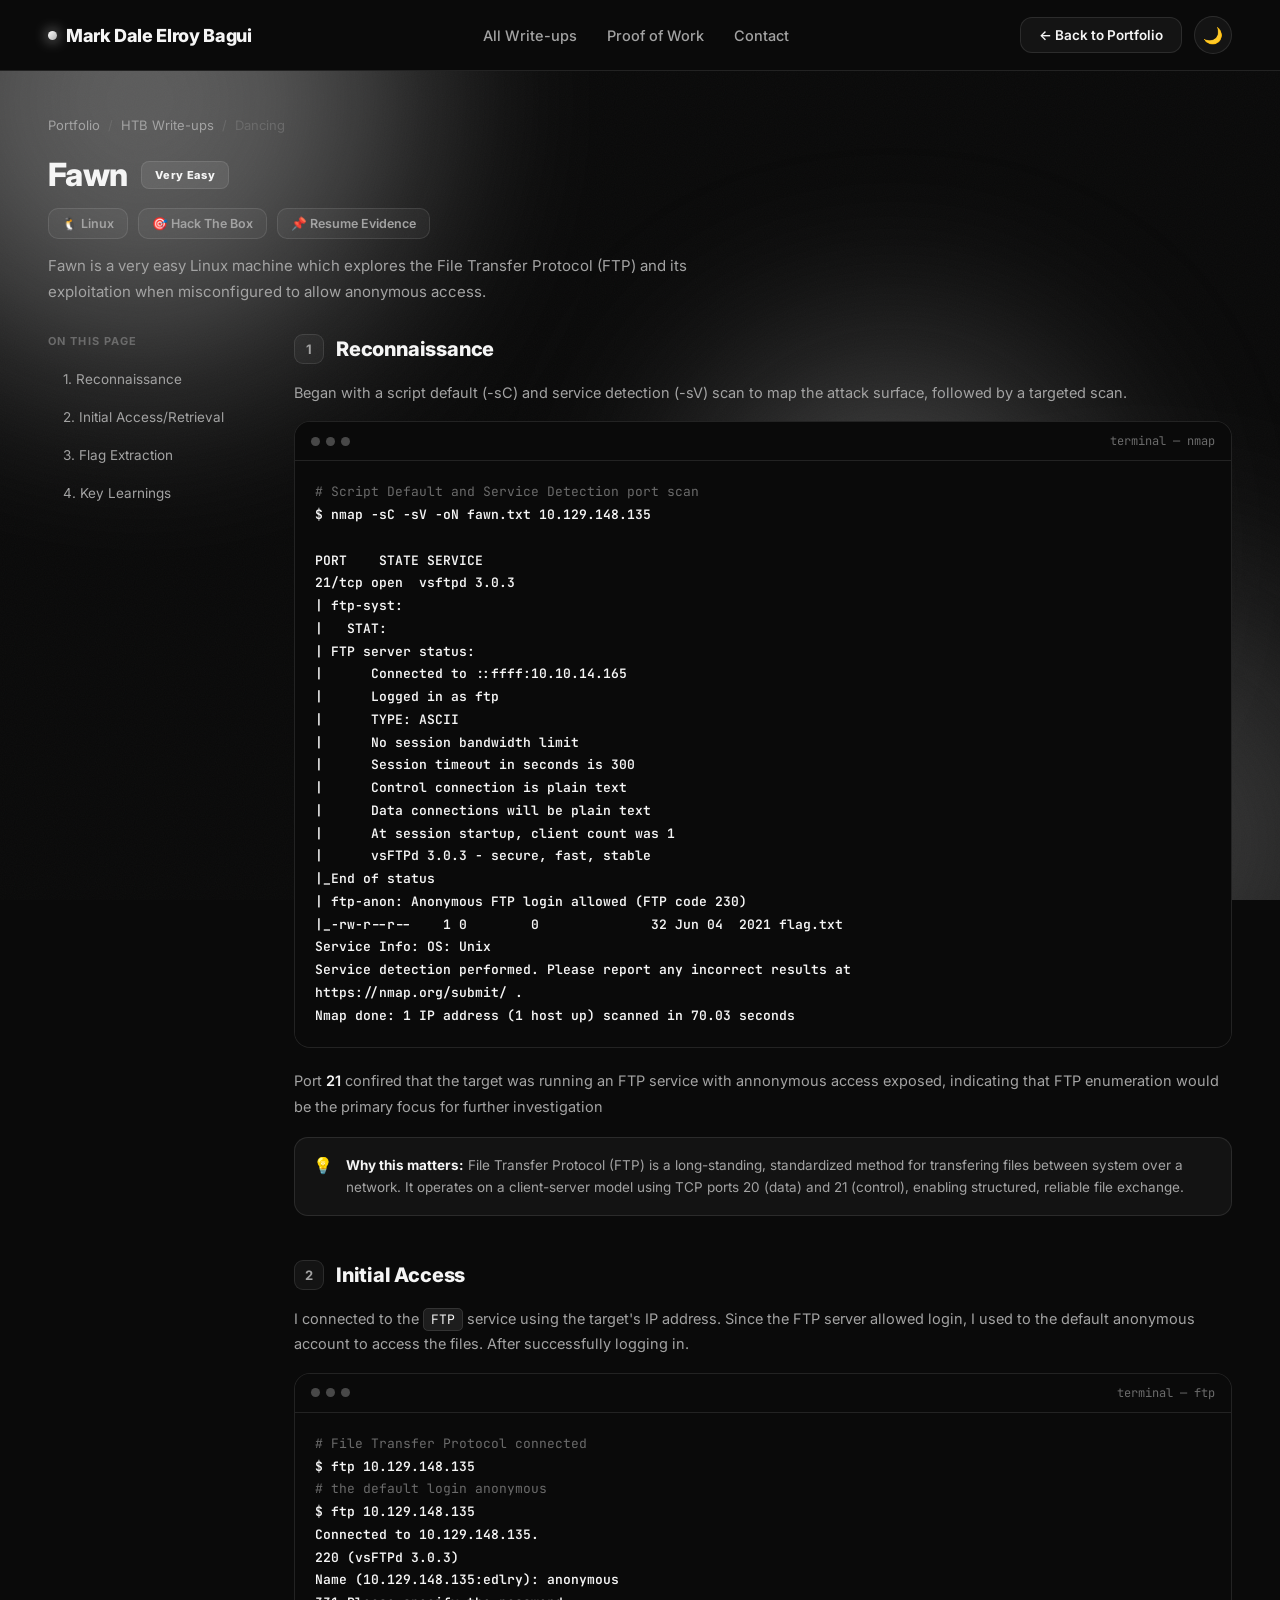
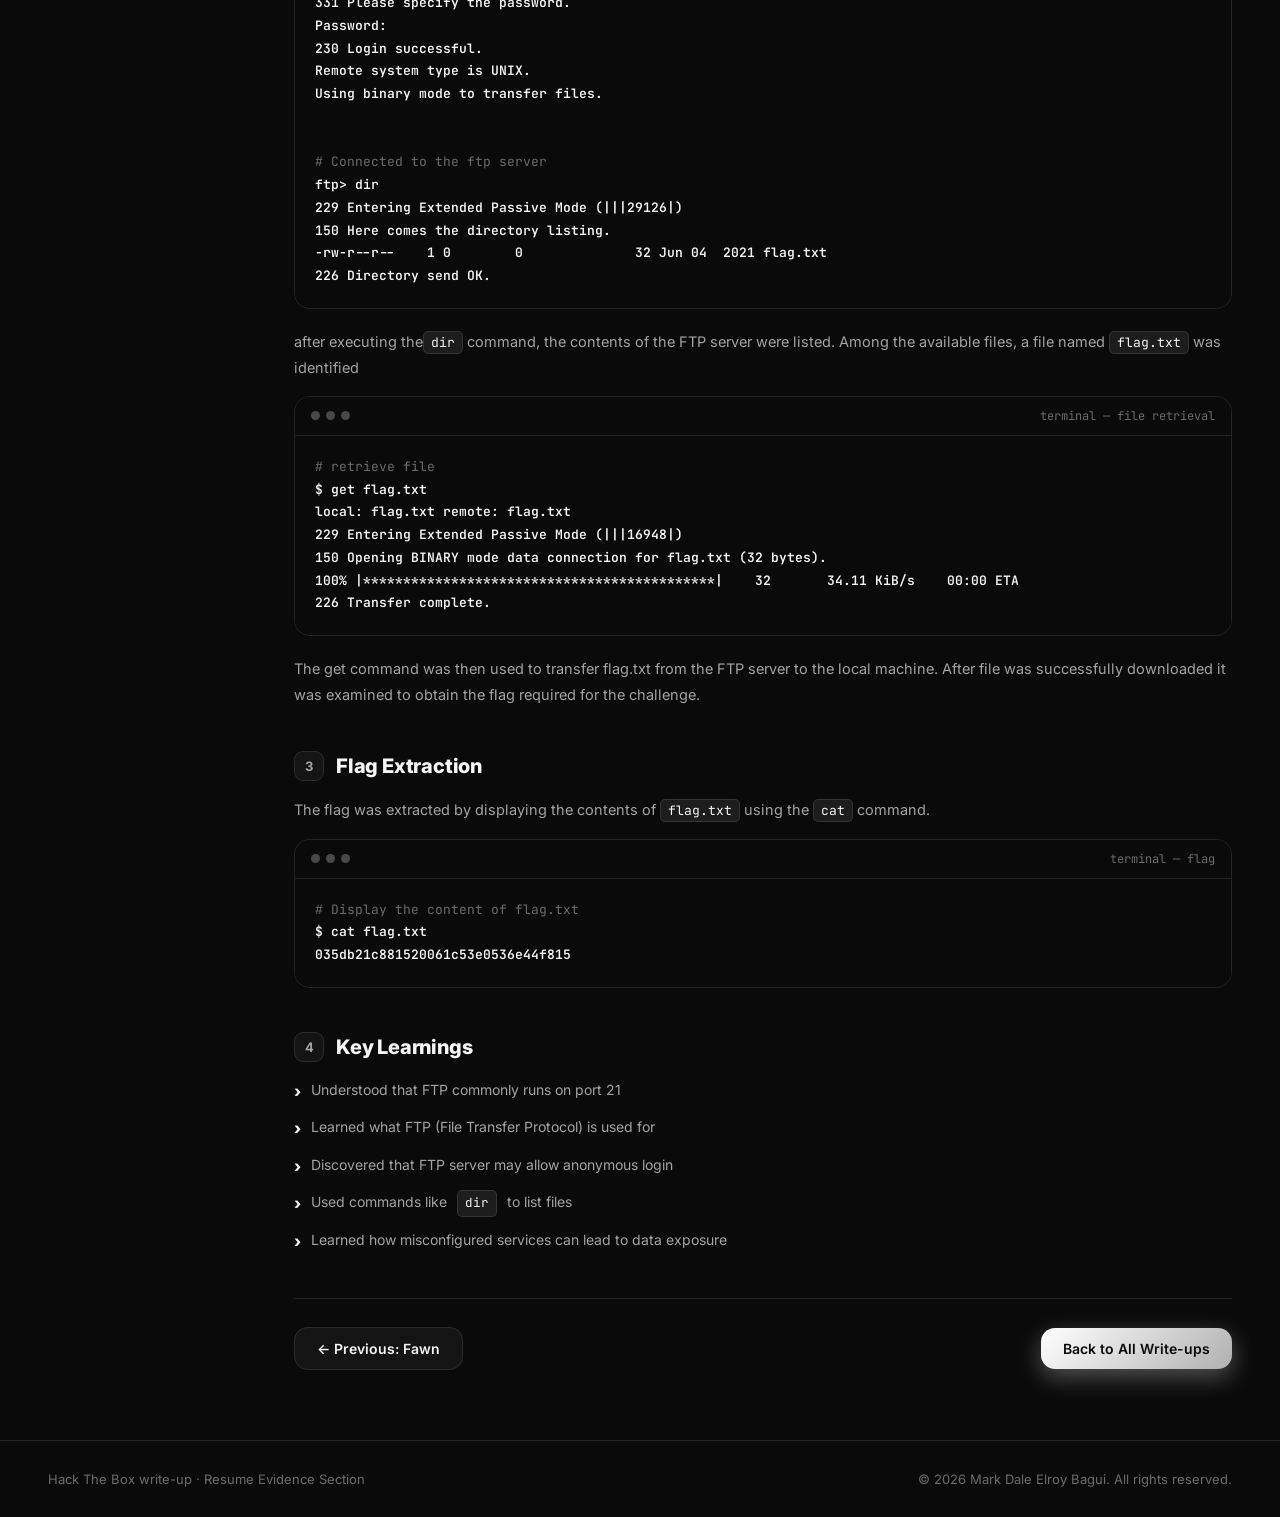
<file: htb/very_easy/fawn.html>
<!DOCTYPE html>
<html lang="en">
<head>
<meta charset="UTF-8" />
<meta name="viewport" content="width=device-width, initial-scale=1.0" />
<title>Dancing — HTB Write-up | Mark Dale Elroy Bagui</title>
<link rel="preconnect" href="https://fonts.googleapis.com">
<link rel="preconnect" href="https://fonts.gstatic.com" crossorigin>
<link href="https://fonts.googleapis.com/css2?family=Inter:wght@400;500;600;700;800;900&family=JetBrains+Mono:wght@400;500;600&display=swap" rel="stylesheet">
<link rel="stylesheet" href="/css/walktrough.css">
</head>
<body>

<div class="ambient">
  <div class="blob b1"></div>
  <div class="blob b2"></div>
  <div class="blob b3"></div>
</div>
<div class="noise"></div>

<nav>
  <div class="nav-inner">
    <a href="../../index.html" class="logo"><span class="logo-dot"></span> Mark Dale Elroy Bagui</a>
    <ul class="nav-links" id="navLinks">
      <li><a href="../../index.html#htb">All Write-ups</a></li>
      <li><a href="../../index.html#proof">Proof of Work</a></li>
      <li><a href="../../index.html#contact">Contact</a></li>
    </ul>
    <div style="display:flex; align-items:center; gap:12px;">
      <a href="../../index.html" class="nav-back">← Back to Portfolio</a>
      <button class="theme-toggle" id="themeToggle" aria-label="Toggle theme">🌙</button>
      <button class="burger" id="burger" aria-label="Menu">☰</button>
    </div>
  </div>
</nav>

<div class="wrap">

  <section class="writeup-hero reveal">
    <div class="breadcrumb">
      <a href="../../index.html">Portfolio</a>
      <span class="breadcrumb-sep">/</span>
      <a href="../../index.html#htb">HTB Write-ups</a>
      <span class="breadcrumb-sep">/</span>
      Dancing
    </div>
    <div class="writeup-title-row">
      <h1 class="writeup-title">Fawn</h1>
      <span class="diff-badge">Very Easy</span>
    </div>
    <div class="writeup-meta">
      <span class="meta-badge">🐧 Linux</span>
      <span class="meta-badge">🎯 Hack The Box</span>
      <span class="meta-badge">📌 Resume Evidence</span>
    </div>
    <p class="writeup-sub">Fawn is a very easy Linux machine which explores the File Transfer Protocol (FTP) and
                its exploitation when misconfigured to allow anonymous access.</p>
  </section>

  <div class="writeup-body">

    <aside class="toc">
      <div class="toc-label">On this page</div>
                <a href="#recon">1. Reconnaissance</a>
                <a href="#access">2. Initial Access/Retrieval</a>
                <a href="#retrieval">3. Flag Extraction</a>
                <a href="#learnings">4. Key Learnings</a>
    </aside>

    <main>

      <!-- 1. RECON -->
      <section id="recon" class="writeup-section reveal">
        <div class="writeup-h2"><span class="num">1</span> Reconnaissance</div>
        <p class="writeup-p">Began with a script default (-sC) and service detection (-sV) scan to map the
                        attack surface, followed by a targeted scan.</p>
        <div class="code-block">
          <div class="code-block-head">
            <div class="code-block-dots"><span></span><span></span><span></span></div>
            <div class="code-block-label">terminal — nmap</div>
          </div>
          <pre><span class="c-comment"># Script Default and Service Detection port scan</span>
<span class="c-prompt">$ nmap -sC -sV -oN fawn.txt 10.129.148.135

PORT    STATE SERVICE
21/tcp open  vsftpd 3.0.3
| ftp-syst: 
|   STAT: 
| FTP server status:
|      Connected to ::ffff:10.10.14.165
|      Logged in as ftp
|      TYPE: ASCII
|      No session bandwidth limit
|      Session timeout in seconds is 300
|      Control connection is plain text
|      Data connections will be plain text
|      At session startup, client count was 1
|      vsFTPd 3.0.3 - secure, fast, stable
|_End of status
| ftp-anon: Anonymous FTP login allowed (FTP code 230)
|_-rw-r--r--    1 0        0              32 Jun 04  2021 flag.txt
Service Info: OS: Unix
Service detection performed. Please report any incorrect results at 
https://nmap.org/submit/ .
Nmap done: 1 IP address (1 host up) scanned in 70.03 seconds</span>
</span></pre>
        </div>

        <p class="writeup-p">Port <strong>21</strong> confired that the target was running an FTP service with annonymous access exposed, 
                        indicating that FTP enumeration would be the primary focus for further investigation</p>
         <div class="callout">
                        <span class="callout-icon">💡</span>
                        <div class="callout-text"><strong>Why this matters:</strong> File Transfer Protocol (FTP) is a long-standing, standardized method for transfering files between system over a network. It operates on a client-server model using TCP ports 20 (data) and 21 (control), enabling structured, reliable file exchange.</div>
                    </div>
      </section>

      <!-- 2. INITIAL ACCESS -->
      <section id="access" class="writeup-section reveal">
        <div class="writeup-h2"><span class="num">2</span> Initial Access</div>
       <p class="writeup-p">I connected to the <code>FTP</code> service using the target's IP address. Since the FTP server allowed 
                    login, I used to the default anonymous account to access the files. After successfully logging in.</p>

        <div class="code-block">
          <div class="code-block-head">
            <div class="code-block-dots"><span></span><span></span><span></span></div>
            <div class="code-block-label">terminal — ftp</div>
          </div>
          <pre><span class="c-comment"># File Transfer Protocol connected</span>
<span class="c-prompt">$ ftp 10.129.148.135</span>
<span class="c-comment"># the default login anonymous</span>
<span class="c-prompt">$ ftp 10.129.148.135
Connected to 10.129.148.135.
220 (vsFTPd 3.0.3)
Name (10.129.148.135:edlry): anonymous
331 Please specify the password.
Password: 
230 Login successful.
Remote system type is UNIX.
Using binary mode to transfer files.
</span>

<span class="c-comment"># Connected to the ftp server</span>
<span class="c-prompt">ftp> dir
229 Entering Extended Passive Mode (|||29126|)
150 Here comes the directory listing.
-rw-r--r--    1 0        0              32 Jun 04  2021 flag.txt
226 Directory send OK.</div>

        <p class="writeup-p">after executing the<code>dir</code> command, the contents of the FTP server were listed. Among the available files, a file named <code>flag.txt</code>
                    was identified </p>

        <div class="code-block">
          <div class="code-block-head">
            <div class="code-block-dots"><span></span><span></span><span></span></div>
            <div class="code-block-label">terminal — file retrieval</div>
          </div>
          <pre><span class="c-comment"># retrieve file</span>
<span class="c-prompt">$ get flag.txt
local: flag.txt remote: flag.txt
229 Entering Extended Passive Mode (|||16948|)
150 Opening BINARY mode data connection for flag.txt (32 bytes).
100% |********************************************|    32       34.11 KiB/s    00:00 ETA
226 Transfer complete.</span> </div>

        <p class="writeup-p">The get command was then used to transfer flag.txt from the FTP server to the local machine. After file was successfully downloaded it was examined to obtain the flag required for the challenge.</p>
      </section>

      <!-- 3. PRIVILEGE ESCALATION -->
      <section id="privesc" class="writeup-section reveal">
        <div class="writeup-h2"><span class="num">3</span> Flag Extraction</div>
        <p class="writeup-p">The flag was extracted by displaying the contents of <code>flag.txt</code> using the <code> cat</code> command.
                    </p>
        <div class="code-block">
          <div class="code-block-head">
            <div class="code-block-dots"><span></span><span></span><span></span></div>
            <div class="code-block-label">terminal — flag</div>
          </div>
          <pre><span class="c-comment"># Display the content of flag.txt</span>
<span class="c-prompt">$ cat flag.txt
<span class="c-string">035db21c881520061c53e0536e44f815</span>
</pre>
        </div>
      </section>

      <!-- 4. KEY LEARNINGS -->
      <section id="learnings" class="writeup-section reveal">
        <div class="writeup-h2"><span class="num">4</span> Key Learnings</div>
        <ul class="findings-list">
           <li>Understood that FTP commonly runs on port 21</li>
            <li>Learned what FTP (File Transfer Protocol) is used for</li>
            <li>Discovered that FTP server may allow anonymous login</li>
            <li>Used commands like <code>dir</code> to list files</li>
            <li>Learned how misconfigured services can lead to data exposure</li>
      </section>

      <div class="writeup-nav">
        <a href="#" class="btn btn-ghost">← Previous: Fawn</a>
        <a href=".#" class="btn btn-primary">Back to All Write-ups</a>
      </div>

    </main>
  </div>
</div>

<footer>
  <div class="wrap footer-inner">
    <div class="footer-text">Hack The Box write-up · Resume Evidence Section</div>
    <div class="footer-text">© 2026 Mark Dale Elroy Bagui. All rights reserved.</div>
  </div>
</footer>

<script>
  // Theme toggle — same logic as dashboard
  const toggle = document.getElementById('themeToggle');
  const root = document.documentElement;
  toggle.addEventListener('click', () => {
    const isLight = root.getAttribute('data-theme') === 'light';
    root.setAttribute('data-theme', isLight ? 'dark' : 'light');
    toggle.textContent = isLight ? '🌙' : '☀️';
  });

  // Mobile menu
  const burger = document.getElementById('burger');
  const navLinks = document.getElementById('navLinks');
  burger.addEventListener('click', () => navLinks.classList.toggle('mobile-open'));
  navLinks.querySelectorAll('a').forEach(a => a.addEventListener('click', () => navLinks.classList.remove('mobile-open')));

  // Scroll reveal — same as dashboard
  const observer = new IntersectionObserver((entries) => {
    entries.forEach(e => { if(e.isIntersecting){ e.target.classList.add('in'); } });
  }, { threshold: 0.1 });
  document.querySelectorAll('.reveal').forEach(el => observer.observe(el));
</script>

</body>
</html>
</file>
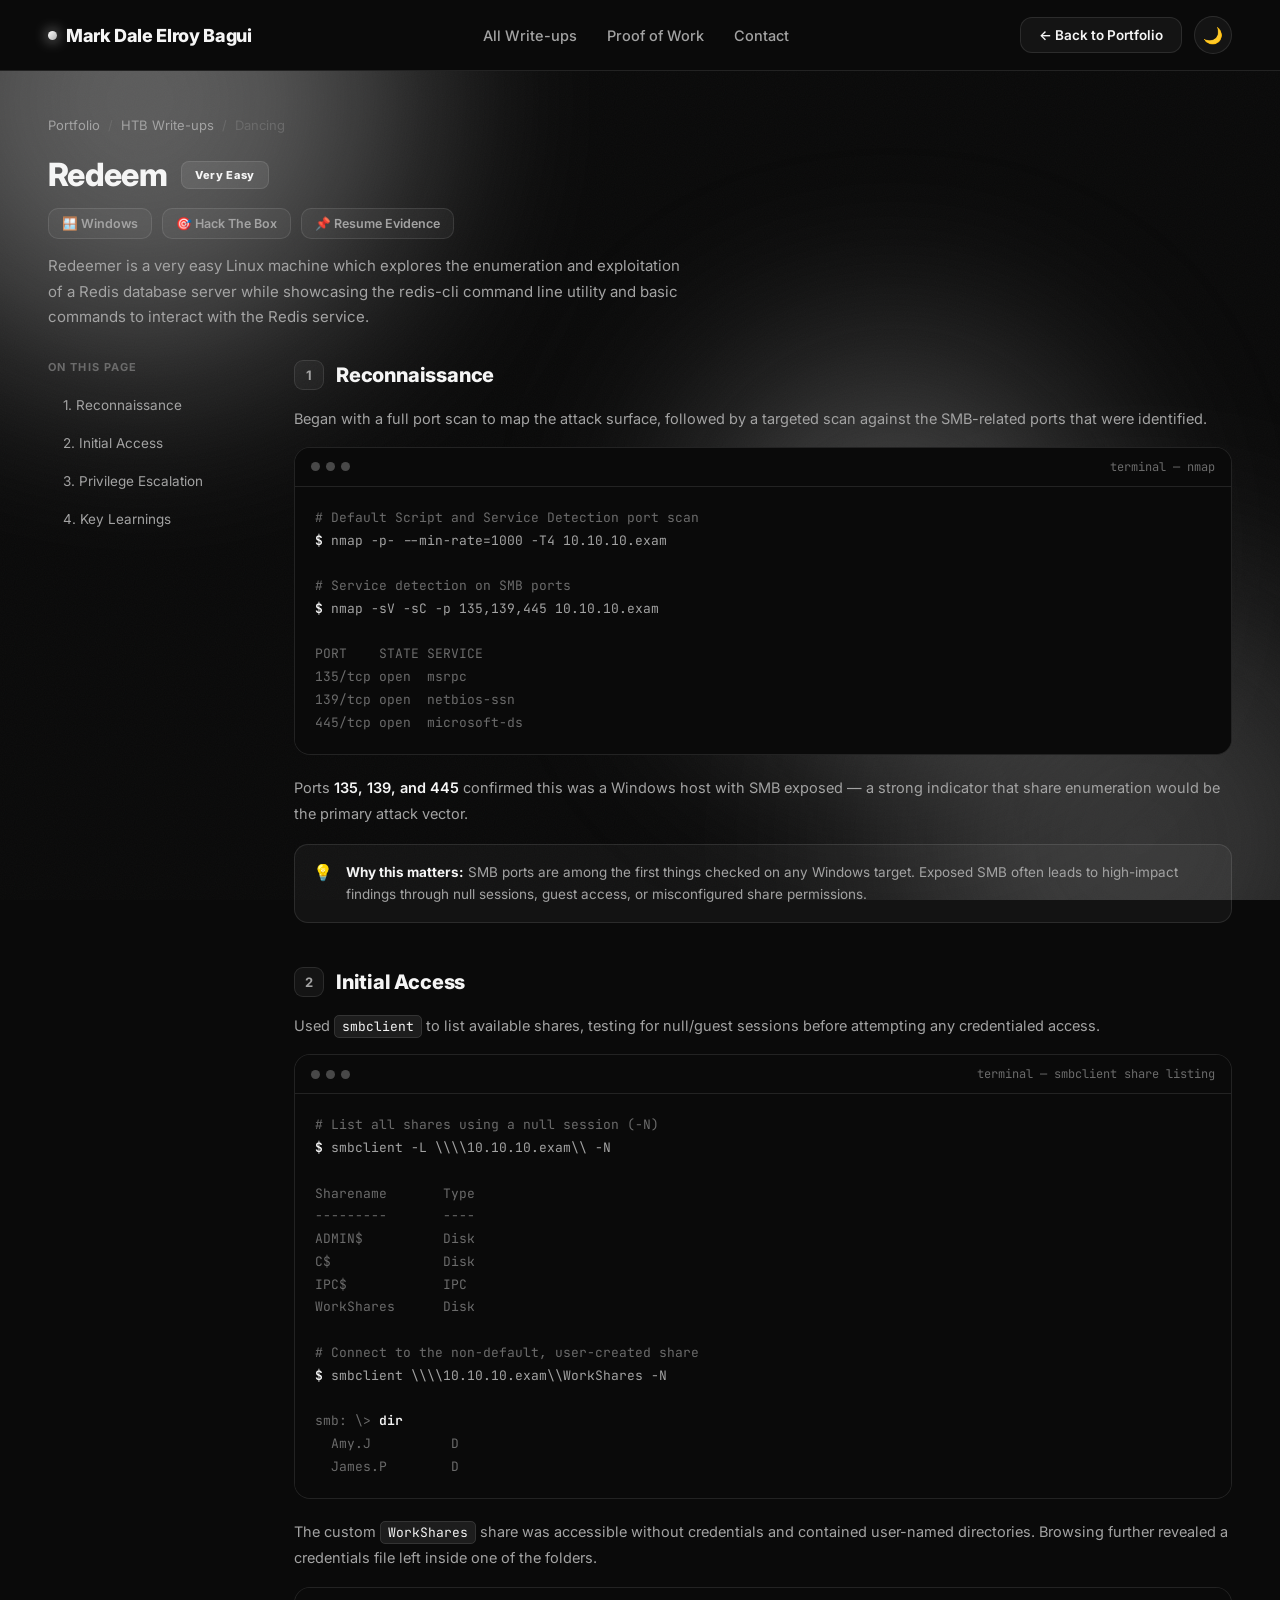
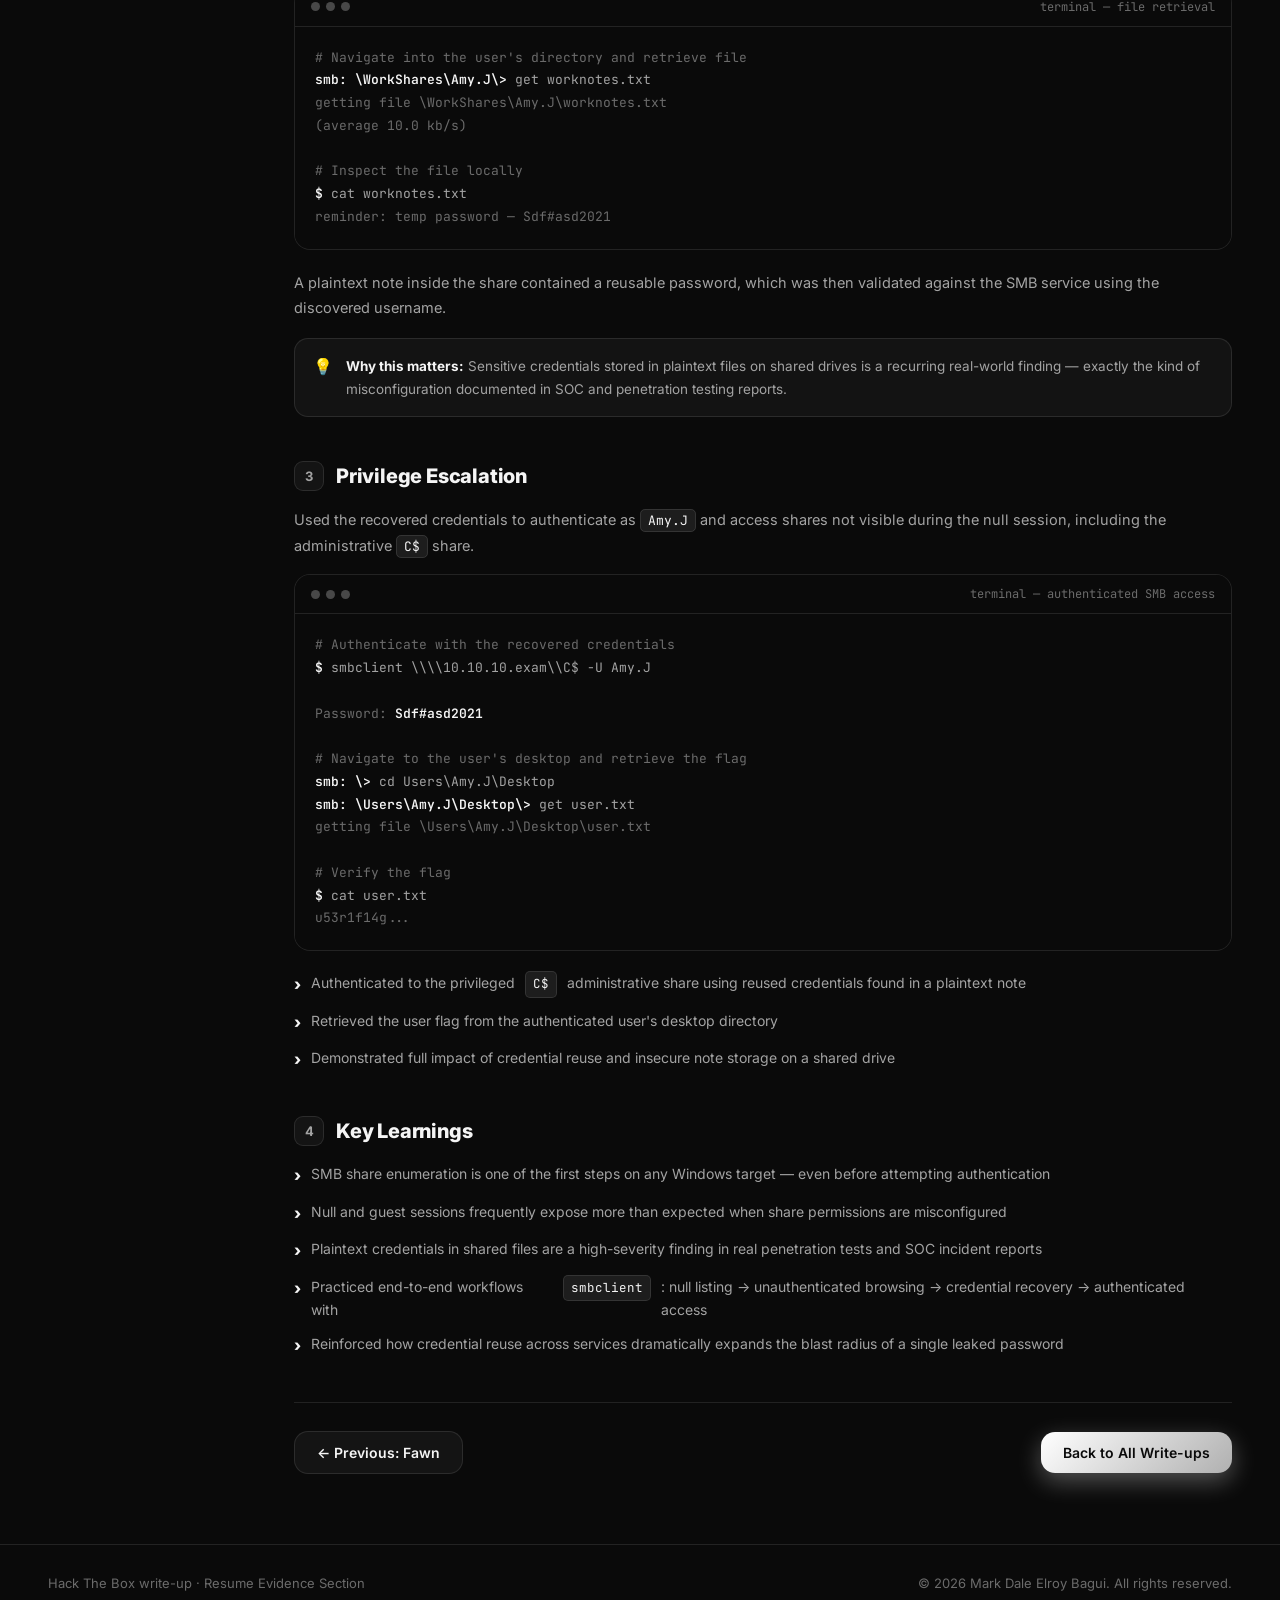
<file: htb/very_easy/redeem.html>
<!DOCTYPE html>
<html lang="en">
<head>
<meta charset="UTF-8" />
<meta name="viewport" content="width=device-width, initial-scale=1.0" />
<title>Dancing — HTB Write-up | Mark Dale Elroy Bagui</title>
<link rel="preconnect" href="https://fonts.googleapis.com">
<link rel="preconnect" href="https://fonts.gstatic.com" crossorigin>
<link href="https://fonts.googleapis.com/css2?family=Inter:wght@400;500;600;700;800;900&family=JetBrains+Mono:wght@400;500;600&display=swap" rel="stylesheet">
<link rel="stylesheet" href="/css/walktrough.css">
</head>
<body>

<div class="ambient">
  <div class="blob b1"></div>
  <div class="blob b2"></div>
  <div class="blob b3"></div>
</div>
<div class="noise"></div>

<nav>
  <div class="nav-inner">
    <a href="../../index.html" class="logo"><span class="logo-dot"></span> Mark Dale Elroy Bagui</a>
    <ul class="nav-links" id="navLinks">
      <li><a href="../../index.html#htb">All Write-ups</a></li>
      <li><a href="../../index.html#proof">Proof of Work</a></li>
      <li><a href="../../index.html#contact">Contact</a></li>
    </ul>
    <div style="display:flex; align-items:center; gap:12px;">
      <a href="../../index.html" class="nav-back">← Back to Portfolio</a>
      <button class="theme-toggle" id="themeToggle" aria-label="Toggle theme">🌙</button>
      <button class="burger" id="burger" aria-label="Menu">☰</button>
    </div>
  </div>
</nav>

<div class="wrap">

  <section class="writeup-hero reveal">
    <div class="breadcrumb">
      <a href="../../index.html">Portfolio</a>
      <span class="breadcrumb-sep">/</span>
      <a href="../../index.html#htb">HTB Write-ups</a>
      <span class="breadcrumb-sep">/</span>
      Dancing
    </div>
    <div class="writeup-title-row">
      <h1 class="writeup-title">Redeem</h1>
      <span class="diff-badge">Very Easy</span>
    </div>
    <div class="writeup-meta">
      <span class="meta-badge">🪟 Windows</span>
      <span class="meta-badge">🎯 Hack The Box</span>
      <span class="meta-badge">📌 Resume Evidence</span>
    </div>
    <p class="writeup-sub">Redeemer is a very easy Linux machine which explores the enumeration and exploitation of a Redis database server while showcasing the redis-cli command line utility and basic commands to interact with the Redis service.</p>
  </section>

  <div class="writeup-body">

    <aside class="toc">
      <div class="toc-label">On this page</div>
      <a href="#recon">1. Reconnaissance</a>
      <a href="#access">2. Initial Access</a>
      <a href="#privesc">3. Privilege Escalation</a>
      <a href="#learnings">4. Key Learnings</a>
    </aside>

    <main>

      <!-- 1. RECON -->
      <section id="recon" class="writeup-section reveal">
        <div class="writeup-h2"><span class="num">1</span> Reconnaissance</div>
        <p class="writeup-p">Began with a full port scan to map the attack surface, followed by a targeted scan against the SMB-related ports that were identified.</p>

        <div class="code-block">
          <div class="code-block-head">
            <div class="code-block-dots"><span></span><span></span><span></span></div>
            <div class="code-block-label">terminal — nmap</div>
          </div>
          <pre><span class="c-comment"># Default Script and Service Detection port scan</span>
<span class="c-prompt">$</span> nmap -p- --min-rate=1000 -T4 10.10.10.exam

<span class="c-comment"># Service detection on SMB ports</span>
<span class="c-prompt">$</span> nmap -sV -sC -p 135,139,445 10.10.10.exam

<span class="c-out">PORT    STATE SERVICE
135/tcp open  msrpc
139/tcp open  netbios-ssn
445/tcp open  microsoft-ds</span></pre>
        </div>

        <p class="writeup-p">Ports <strong>135, 139, and 445</strong> confirmed this was a Windows host with SMB exposed — a strong indicator that share enumeration would be the primary attack vector.</p>

        <div class="callout">
          <span class="callout-icon">💡</span>
          <div class="callout-text"><strong>Why this matters:</strong> SMB ports are among the first things checked on any Windows target. Exposed SMB often leads to high-impact findings through null sessions, guest access, or misconfigured share permissions.</div>
        </div>
      </section>









      <!-- 2. INITIAL ACCESS -->
      <section id="access" class="writeup-section reveal">
        <div class="writeup-h2"><span class="num">2</span> Initial Access</div>
        <p class="writeup-p">Used <code>smbclient</code> to list available shares, testing for null/guest sessions before attempting any credentialed access.</p>

        <div class="code-block">
          <div class="code-block-head">
            <div class="code-block-dots"><span></span><span></span><span></span></div>
            <div class="code-block-label">terminal — smbclient share listing</div>
          </div>
          <pre><span class="c-comment"># List all shares using a null session (-N)</span>
<span class="c-prompt">$</span> smbclient -L \\\\10.10.10.exam\\ -N

<span class="c-out">Sharename       Type
---------       ----
ADMIN$          Disk
C$              Disk
IPC$            IPC
WorkShares      Disk</span>

<span class="c-comment"># Connect to the non-default, user-created share</span>
<span class="c-prompt">$</span> smbclient \\\\10.10.10.exam\\WorkShares -N

<span class="c-out">smb: \></span> <span class="c-prompt">dir</span>
<span class="c-out">  Amy.J          D
  James.P        D</span></pre>
        </div>

        <p class="writeup-p">The custom <code>WorkShares</code> share was accessible without credentials and contained user-named directories. Browsing further revealed a credentials file left inside one of the folders.</p>

        <div class="code-block">
          <div class="code-block-head">
            <div class="code-block-dots"><span></span><span></span><span></span></div>
            <div class="code-block-label">terminal — file retrieval</div>
          </div>
          <pre><span class="c-comment"># Navigate into the user's directory and retrieve file</span>
<span class="c-prompt">smb: \WorkShares\Amy.J\></span> get worknotes.txt
<span class="c-out">getting file \WorkShares\Amy.J\worknotes.txt
(average 10.0 kb/s)</span>

<span class="c-comment"># Inspect the file locally</span>
<span class="c-prompt">$</span> cat worknotes.txt
<span class="c-out">reminder: temp password — Sdf#asd2021</span></pre>
        </div>

        <p class="writeup-p">A plaintext note inside the share contained a reusable password, which was then validated against the SMB service using the discovered username.</p>

        <div class="callout">
          <span class="callout-icon">💡</span>
          <div class="callout-text"><strong>Why this matters:</strong> Sensitive credentials stored in plaintext files on shared drives is a recurring real-world finding — exactly the kind of misconfiguration documented in SOC and penetration testing reports.</div>
        </div>
      </section>

      <!-- 3. PRIVILEGE ESCALATION -->
      <section id="privesc" class="writeup-section reveal">
        <div class="writeup-h2"><span class="num">3</span> Privilege Escalation</div>
        <p class="writeup-p">Used the recovered credentials to authenticate as <code>Amy.J</code> and access shares not visible during the null session, including the administrative <code>C$</code> share.</p>

        <div class="code-block">
          <div class="code-block-head">
            <div class="code-block-dots"><span></span><span></span><span></span></div>
            <div class="code-block-label">terminal — authenticated SMB access</div>
          </div>
          <pre><span class="c-comment"># Authenticate with the recovered credentials</span>
<span class="c-prompt">$</span> smbclient \\\\10.10.10.exam\\C$ -U Amy.J

<span class="c-out">Password:</span> <span class="c-string">Sdf#asd2021</span>

<span class="c-comment"># Navigate to the user's desktop and retrieve the flag</span>
<span class="c-prompt">smb: \></span> cd Users\Amy.J\Desktop
<span class="c-prompt">smb: \Users\Amy.J\Desktop\></span> get user.txt
<span class="c-out">getting file \Users\Amy.J\Desktop\user.txt</span>

<span class="c-comment"># Verify the flag</span>
<span class="c-prompt">$</span> cat user.txt
<span class="c-out">u53r1f14g...</span></pre>
        </div>

        <ul class="findings-list">
          <li>Authenticated to the privileged <code>C$</code> administrative share using reused credentials found in a plaintext note</li>
          <li>Retrieved the user flag from the authenticated user's desktop directory</li>
          <li>Demonstrated full impact of credential reuse and insecure note storage on a shared drive</li>
        </ul>
      </section>

      <!-- 4. KEY LEARNINGS -->
      <section id="learnings" class="writeup-section reveal">
        <div class="writeup-h2"><span class="num">4</span> Key Learnings</div>
        <ul class="findings-list">
          <li>SMB share enumeration is one of the first steps on any Windows target — even before attempting authentication</li>
          <li>Null and guest sessions frequently expose more than expected when share permissions are misconfigured</li>
          <li>Plaintext credentials in shared files are a high-severity finding in real penetration tests and SOC incident reports</li>
          <li>Practiced end-to-end workflows with <code>smbclient</code>: null listing → unauthenticated browsing → credential recovery → authenticated access</li>
          <li>Reinforced how credential reuse across services dramatically expands the blast radius of a single leaked password</li>
        </ul>
      </section>

      <div class="writeup-nav">
        <a href="#" class="btn btn-ghost">← Previous: Fawn</a>
        <a href=".#" class="btn btn-primary">Back to All Write-ups</a>
      </div>

    </main>
  </div>
</div>

<footer>
  <div class="wrap footer-inner">
    <div class="footer-text">Hack The Box write-up · Resume Evidence Section</div>
    <div class="footer-text">© 2026 Mark Dale Elroy Bagui. All rights reserved.</div>
  </div>
</footer>

<script>
  // Theme toggle — same logic as dashboard
  const toggle = document.getElementById('themeToggle');
  const root = document.documentElement;
  toggle.addEventListener('click', () => {
    const isLight = root.getAttribute('data-theme') === 'light';
    root.setAttribute('data-theme', isLight ? 'dark' : 'light');
    toggle.textContent = isLight ? '🌙' : '☀️';
  });

  // Mobile menu
  const burger = document.getElementById('burger');
  const navLinks = document.getElementById('navLinks');
  burger.addEventListener('click', () => navLinks.classList.toggle('mobile-open'));
  navLinks.querySelectorAll('a').forEach(a => a.addEventListener('click', () => navLinks.classList.remove('mobile-open')));

  // Scroll reveal — same as dashboard
  const observer = new IntersectionObserver((entries) => {
    entries.forEach(e => { if(e.isIntersecting){ e.target.classList.add('in'); } });
  }, { threshold: 0.1 });
  document.querySelectorAll('.reveal').forEach(el => observer.observe(el));
</script>

</body>
</html>
</file>
<file: css/walktrough.css>
:root{
    --bg: #0A0A0A;
    --bg-soft: #0A0A0A;
    --card: rgba(255,255,255,0.045);
    --card-border: rgba(255,255,255,0.10);
    --text: #F5F5F5;
    --text-dim: #A3A3A3;
    --text-faint: #6B6B6B;
    --accent-blue: #FFFFFF;
    --accent-grad: linear-gradient(135deg, #FFFFFF 0%, #B0B0B0 100%);
    --on-accent: #0A0A0A;
    --radius: 22px;
    --shadow-soft: 0 8px 30px rgba(0,0,0,0.5);
  }
  [data-theme="light"]{
    --bg: #FAFAFA;
    --bg-soft: #FAFAFA;
    --card: rgba(0,0,0,0.035);
    --card-border: rgba(0,0,0,0.10);
    --text: #0A0A0A;
    --text-dim: #4A4A4A;
    --text-faint: #8A8A8A;
    --accent-blue: #0A0A0A;
    --accent-grad: linear-gradient(135deg, #0A0A0A 0%, #4A4A4A 100%);
    --on-accent: #FFFFFF;
    --shadow-soft: 0 8px 30px rgba(0,0,0,0.08);
  }

  *{box-sizing:border-box; margin:0; padding:0;}
  html{scroll-behavior:smooth;}
  body{
    background:var(--bg);
    color:var(--text);
    font-family:'Inter',-apple-system,BlinkMacSystemFont,sans-serif;
    overflow-x:hidden;
    transition:background .4s ease, color .4s ease;
  }

  /* Ambient glow — identical to dashboard */
  .ambient{position:fixed; inset:0; z-index:-1; overflow:hidden; pointer-events:none;}
  .blob{position:absolute; border-radius:50%; filter:blur(110px); opacity:.35; animation:drift 22s ease-in-out infinite alternate;}
  .blob.b1{width:520px;height:520px; background:#FFFFFF; top:-160px; left:-120px;}
  .blob.b2{width:480px;height:480px; background:#888888; bottom:-180px; right:-100px; animation-delay:-8s;}
  .blob.b3{width:380px;height:380px; background:#CCCCCC; top:40%; left:55%; animation-delay:-14s;}
  @keyframes drift{
    0%{transform:translate(0,0) scale(1);}
    50%{transform:translate(40px,-30px) scale(1.08);}
    100%{transform:translate(-30px,20px) scale(0.96);}
  }
  [data-theme="light"] .blob{opacity:.18;}

  .noise{
    position:fixed; inset:0; z-index:-1; pointer-events:none; opacity:.03;
    background-image:url("data:image/svg+xml,%3Csvg xmlns='http://www.w3.org/2000/svg' width='120' height='120'%3E%3Cfilter id='n'%3E%3CfeTurbulence type='fractalNoise' baseFrequency='0.9' numOctaves='2' stitchTiles='stitch'/%3E%3C/filter%3E%3Crect width='100%25' height='100%25' filter='url(%23n)'/%3E%3C/svg%3E");
  }

  .wrap{max-width:1240px; margin:0 auto; padding:0 28px;}

  /* NAV — identical to dashboard */
  nav{
    position:sticky; top:0; z-index:100;
    backdrop-filter:blur(18px) saturate(160%);
    -webkit-backdrop-filter:blur(18px) saturate(160%);
    background:var(--bg);
    border-bottom:1px solid var(--card-border);
  }
  .nav-inner{display:flex; align-items:center; justify-content:space-between; padding:16px 28px; max-width:1240px; margin:0 auto;}
  .logo{font-weight:800; font-size:18px; letter-spacing:-.02em; display:flex; align-items:center; gap:9px; color:var(--text); text-decoration:none;}
  .logo-dot{width:9px; height:9px; border-radius:50%; background:var(--accent-grad); box-shadow:0 0 14px rgba(255,255,255,.8);}
  .nav-links{display:flex; align-items:center; gap:30px; list-style:none;}
  .nav-links a{color:var(--text-dim); text-decoration:none; font-size:14.5px; font-weight:500; position:relative; transition:color .25s ease;}
  .nav-links a:hover{color:var(--text);}
  .nav-links a::after{content:''; position:absolute; left:0; bottom:-6px; width:0; height:1.5px; background:var(--accent-grad); transition:width .25s ease;}
  .nav-links a:hover::after{width:100%;}
  .nav-back{
    display:inline-flex; align-items:center; gap:8px; padding:9px 18px; border-radius:12px;
    background:var(--card); border:1px solid var(--card-border); color:var(--text);
    font-size:13.5px; font-weight:600; text-decoration:none; transition:all .25s ease;
  }
  .nav-back:hover{border-color:rgba(255,255,255,.3); transform:translateY(-1px);}
  .theme-toggle{
    width:38px; height:38px; border-radius:50%; border:1px solid var(--card-border);
    background:var(--card); display:flex; align-items:center; justify-content:center;
    cursor:pointer; font-size:16px; transition:transform .25s ease, background .25s ease;
  }
  .theme-toggle:hover{transform:scale(1.08);}
  .burger{display:none; cursor:pointer; background:none; border:none; color:var(--text); font-size:22px;}

  /* CARD — same as dashboard */
  .card{
    background:var(--card);
    border:1px solid var(--card-border);
    border-radius:var(--radius);
    padding:32px;
    position:relative;
    backdrop-filter:blur(20px);
    -webkit-backdrop-filter:blur(20px);
    box-shadow:var(--shadow-soft);
    overflow:hidden;
  }
  .card::before{
    content:''; position:absolute; inset:0; border-radius:inherit; padding:1px;
    background:linear-gradient(135deg, rgba(255,255,255,0.12), rgba(255,255,255,0) 40%);
    -webkit-mask:linear-gradient(#fff 0 0) content-box, linear-gradient(#fff 0 0);
    -webkit-mask-composite:xor; mask-composite:exclude; pointer-events:none;
  }

  /* BUTTONS */
  .btn{
    display:inline-flex; align-items:center; justify-content:center; gap:8px;
    padding:12px 22px; border-radius:14px; font-weight:600; font-size:14px;
    text-decoration:none; cursor:pointer; border:none; transition:all .3s ease;
  }
  .btn-primary{background:var(--accent-grad); color:var(--on-accent); box-shadow:0 8px 24px rgba(255,255,255,.3);}
  .btn-primary:hover{box-shadow:0 10px 32px rgba(255,255,255,.55); transform:translateY(-2px);}
  .btn-ghost{background:var(--card); color:var(--text); border:1px solid var(--card-border);}
  .btn-ghost:hover{border-color:rgba(255,255,255,.4); transform:translateY(-2px);}

  /* HERO */
  .writeup-hero{padding:46px 0 30px;}
  .breadcrumb{display:flex; align-items:center; gap:8px; font-size:13px; color:var(--text-faint); margin-bottom:22px; flex-wrap:wrap;}
  .breadcrumb a{color:var(--text-dim); text-decoration:none; transition:color .2s ease;}
  .breadcrumb a:hover{color:var(--text);}
  .breadcrumb-sep{color:var(--text-faint);}
  .writeup-title-row{display:flex; align-items:center; gap:14px; flex-wrap:wrap; margin-bottom:14px;}
  .writeup-title{font-size:32px; font-weight:800; letter-spacing:-.02em;}
  .diff-badge{
    font-size:11px; font-weight:800; letter-spacing:.06em; padding:6px 13px; border-radius:8px;
    background:rgba(255,255,255,.08); color:var(--text); border:1px solid var(--card-border);
  }
  .writeup-meta{display:flex; align-items:center; gap:10px; flex-wrap:wrap; margin-bottom:14px;}
  .meta-badge{
    display:flex; align-items:center; gap:6px; font-size:12.5px; font-weight:600; padding:7px 13px;
    border-radius:10px; background:var(--card); border:1px solid var(--card-border); color:var(--text-dim);
  }
  .writeup-sub{color:var(--text-dim); font-size:15px; line-height:1.7; max-width:640px;}

  /* BODY LAYOUT */
  .writeup-body{display:grid; grid-template-columns:210px 1fr; gap:36px; padding-bottom:60px;}

  /* TOC */
  .toc{position:sticky; top:90px; align-self:start; display:flex; flex-direction:column; gap:4px;}
  .toc-label{font-size:11px; color:var(--text-faint); font-weight:700; text-transform:uppercase; letter-spacing:.1em; margin-bottom:10px;}
  .toc a{
    font-size:13.5px; color:var(--text-dim); text-decoration:none; padding:9px 13px; border-radius:10px;
    border-left:2px solid transparent; transition:all .2s ease; display:block;
  }
  .toc a:hover{color:var(--text); background:var(--card); border-left-color:rgba(255,255,255,.3);}

  /* WRITE-UP SECTIONS */
  .writeup-section{margin-bottom:44px; scroll-margin-top:90px;}
  .writeup-h2{
    display:flex; align-items:center; gap:12px; font-size:20px; font-weight:800;
    letter-spacing:-.01em; margin-bottom:16px;
  }
  .num{
    width:30px; height:30px; border-radius:9px; flex-shrink:0;
    background:var(--card); border:1px solid var(--card-border);
    color:var(--text-dim); display:flex; align-items:center; justify-content:center;
    font-size:13px; font-weight:700;
  }
  .writeup-p{color:var(--text-dim); font-size:14.5px; line-height:1.75; margin-bottom:14px;}
  .writeup-p strong{color:var(--text); font-weight:600;}
  .writeup-p code{
    background:rgba(255,255,255,.08); color:var(--text); padding:2px 7px;
    border-radius:5px; font-size:13px; font-family:'JetBrains Mono',monospace;
    border:1px solid var(--card-border);
  }

  /* CODE BLOCKS — same bg/border as dashboard */
  .code-block{
    background:var(--bg); border:1px solid var(--card-border);
    border-radius:16px; overflow:hidden; margin:16px 0 20px;
  }
  .code-block-head{
    display:flex; align-items:center; justify-content:space-between;
    padding:11px 16px; border-bottom:1px solid var(--card-border);
    background:var(--bg);
  }
  .code-block-dots{display:flex; gap:6px;}
  .code-block-dots span{
    width:9px; height:9px; border-radius:50%; display:inline-block;
    background:rgba(255,255,255,.25);
  }
  .code-block-label{font-size:12px; color:var(--text-faint); font-family:'JetBrains Mono',monospace;}
  .code-block pre{
    padding:20px; overflow-x:auto; font-family:'JetBrains Mono',monospace;
    font-size:13px; line-height:1.75; color:var(--text-dim); background:var(--bg);
  }
  /* syntax colouring — all monochrome tones */
  .c-comment{color:var(--text-faint);}
  .c-prompt{color:var(--text); font-weight:600;}
  .c-out{color:var(--text-faint);}
  .c-string{color:var(--text); font-weight:600;}

  /* CALLOUT */
  .callout{
    display:flex; gap:13px; padding:16px 18px; border-radius:14px; margin:18px 0;
    background:rgba(255,255,255,.04); border:1px solid var(--card-border);
  }
  .callout-icon{font-size:16px; flex-shrink:0; margin-top:1px;}
  .callout-text{font-size:13.5px; color:var(--text-dim); line-height:1.65;}
  .callout-text strong{color:var(--text);}

  /* FINDINGS LIST */
  .findings-list{display:flex; flex-direction:column; gap:11px; margin:14px 0 20px;}
  .findings-list li{
    list-style:none; display:flex; gap:10px; align-items:flex-start;
    font-size:14px; color:var(--text-dim); line-height:1.65;
  }
  .findings-list li::before{content:'›'; color:var(--text); font-weight:800; flex-shrink:0; font-size:16px;}
  .findings-list li code{
    background:rgba(255,255,255,.08); color:var(--text); padding:2px 7px;
    border-radius:5px; font-size:12.5px; font-family:'JetBrains Mono',monospace;
    border:1px solid var(--card-border);
  }

  /* WRITE-UP NAV */
  .writeup-nav{
    display:flex; align-items:center; justify-content:space-between; gap:14px; flex-wrap:wrap;
    padding-top:28px; border-top:1px solid var(--card-border); margin-top:10px;
  }

  /* EYEBROW */
  .eyebrow{
    font-size:11.5px; text-transform:uppercase; letter-spacing:.12em;
    color:var(--text-faint); font-weight:600; margin-bottom:14px;
    display:flex; align-items:center; gap:8px;
  }
  .eyebrow::before{content:''; width:14px; height:1px; background:var(--accent-blue);}

  /* FOOTER */
  footer{border-top:1px solid var(--card-border); padding:30px 0; margin-top:10px; background:var(--bg);}
  .footer-inner{display:flex; align-items:center; justify-content:space-between; flex-wrap:wrap; gap:10px;}
  .footer-text{color:var(--text-faint); font-size:13px;}

  /* REVEAL */
  .reveal{opacity:0; transform:translateY(20px); transition:opacity .6s ease, transform .6s cubic-bezier(.2,.8,.2,1);}
  .reveal.in{opacity:1; transform:translateY(0);}

  /* RESPONSIVE */
  @media (max-width:900px){
    .writeup-body{grid-template-columns:1fr;}
    .toc{position:static; flex-direction:row; flex-wrap:wrap; gap:8px;}
    .toc a{padding:7px 11px;}
    .nav-links{display:none;}
    .burger{display:block;}
  }
  @media (max-width:900px){
    .nav-links.mobile-open{
      display:flex; position:absolute; top:64px; left:0; right:0; flex-direction:column;
      background:var(--bg); padding:20px 28px; gap:16px; border-bottom:1px solid var(--card-border); z-index:200;
    }
  }
  @media (max-width:560px){
    .wrap{padding:0 18px;}
    .writeup-title{font-size:25px;}
  }

  ::selection{background:rgba(255,255,255,.35);}
  ::-webkit-scrollbar{width:9px;}
  ::-webkit-scrollbar-track{background:var(--bg);}
  ::-webkit-scrollbar-thumb{background:rgba(255,255,255,.35); border-radius:10px;}
</file>
